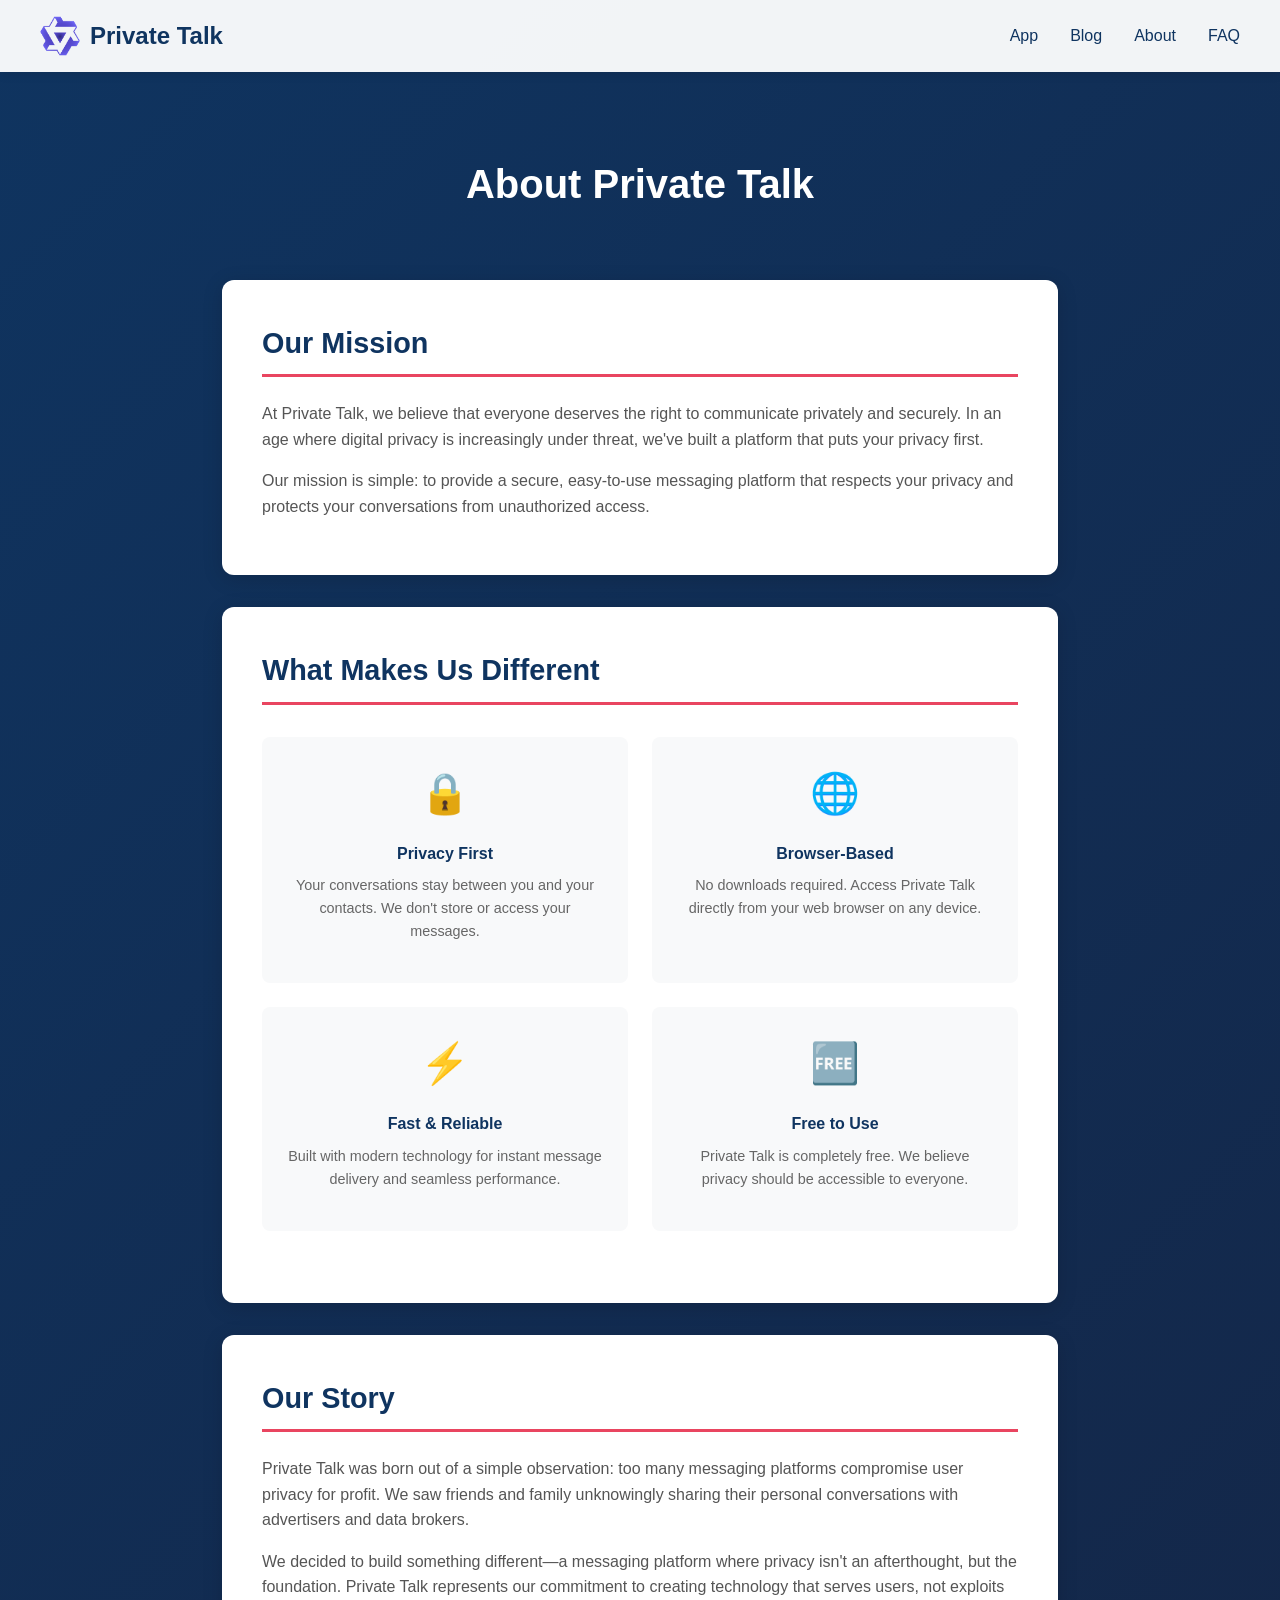
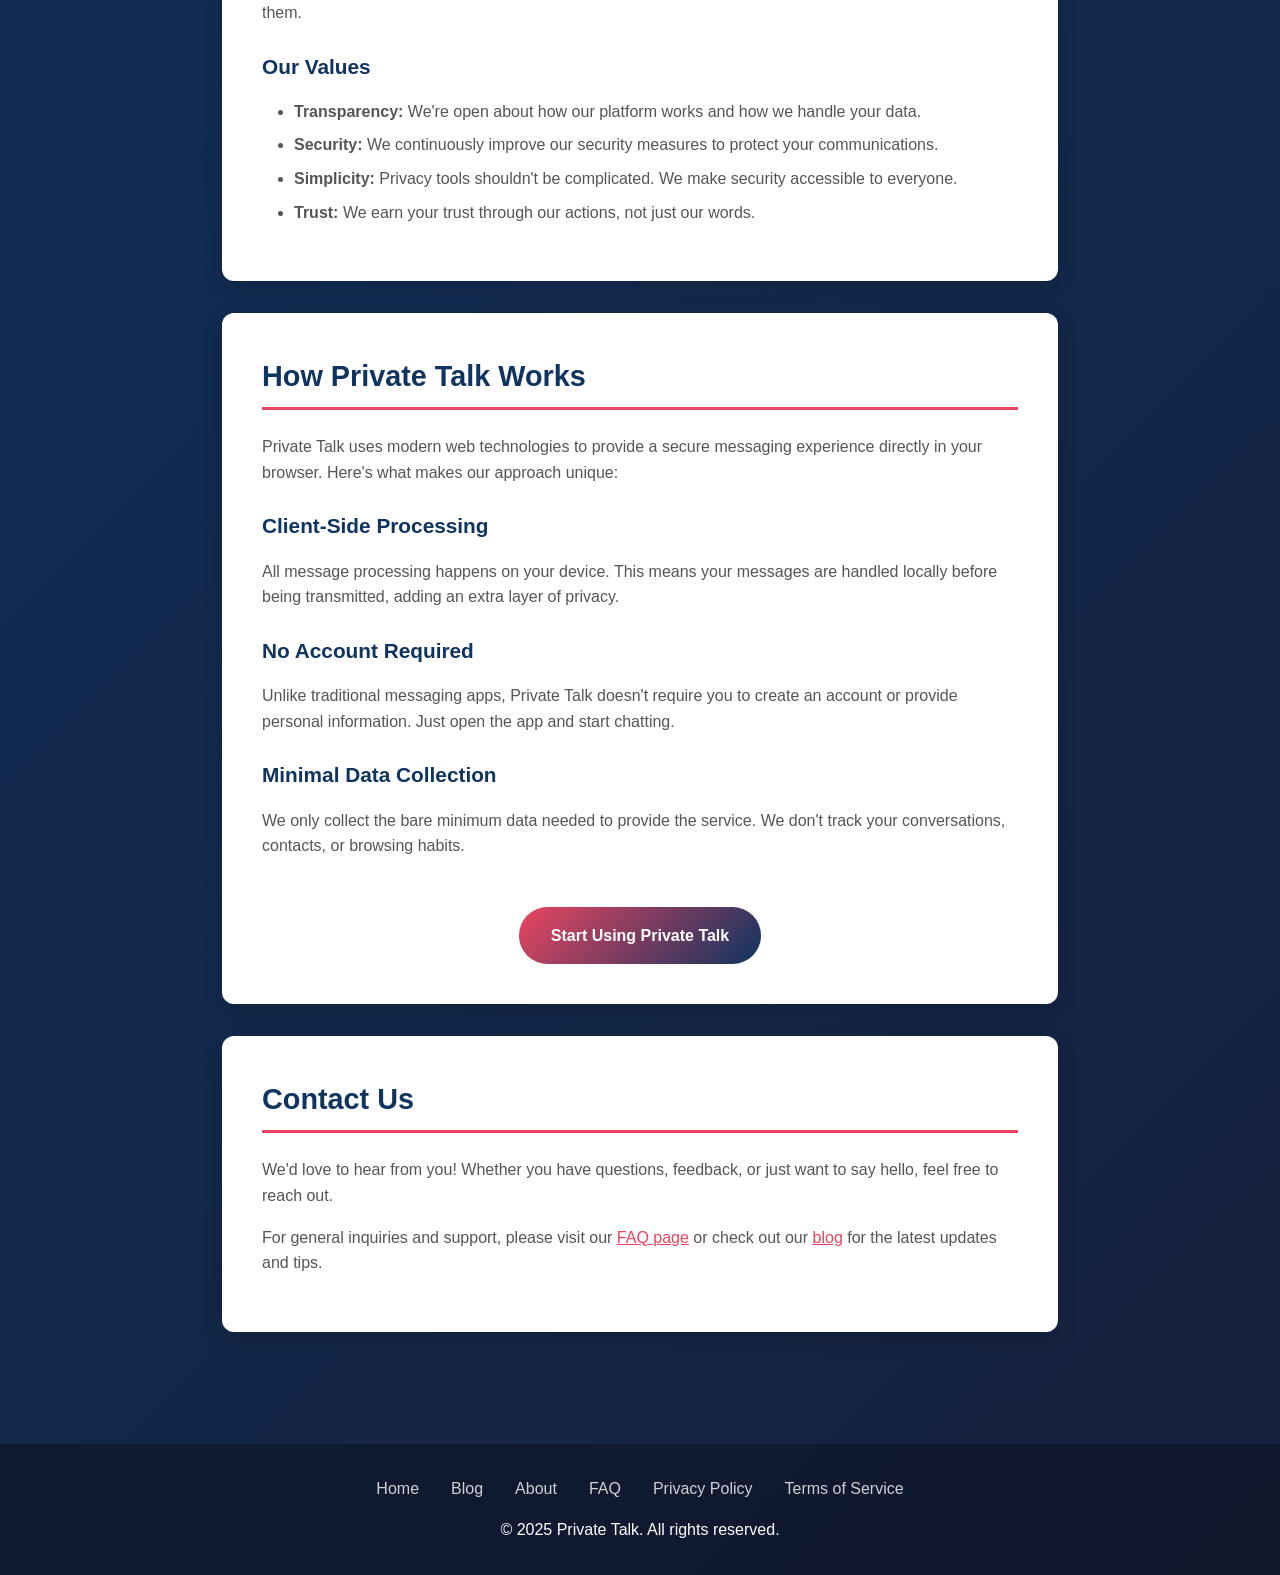
<file: about.html>
<!doctype html>
<html lang="en">
  <head>
    <meta charset="UTF-8" />
    <link rel="icon" type="image/png" href="/logo.png" />
    <meta name="viewport" content="width=device-width, initial-scale=1.0" />
    <meta name="description" content="About Private Talk - A secure, privacy-focused messaging platform for confidential conversations." />
    <meta name="keywords" content="private messaging, secure chat, about us, privacy platform" />
    <title>About Us - Private Talk | Secure Messaging Platform</title>
    <script async src="https://pagead2.googlesyndication.com/pagead/js/adsbygoogle.js?client=ca-pub-3031120931689931"
         crossorigin="anonymous"></script>
    <style>
      * {
        margin: 0;
        padding: 0;
        box-sizing: border-box;
      }
      body {
        font-family: -apple-system, BlinkMacSystemFont, 'Segoe UI', Roboto, Oxygen, Ubuntu, sans-serif;
        line-height: 1.6;
        color: #333;
        background: linear-gradient(135deg, #0f3460 0%, #16213e 100%);
        min-height: 100vh;
      }
      .navbar {
        background: rgba(255, 255, 255, 0.95);
        padding: 1rem 2rem;
        box-shadow: 0 2px 10px rgba(0,0,0,0.1);
        position: sticky;
        top: 0;
        z-index: 100;
      }
      .nav-container {
        max-width: 1200px;
        margin: 0 auto;
        display: flex;
        justify-content: space-between;
        align-items: center;
      }
      .logo {
        display: flex;
        align-items: center;
        text-decoration: none;
        color: #0f3460;
        font-weight: bold;
        font-size: 1.5rem;
      }
      .logo img {
        width: 40px;
        height: 40px;
        margin-right: 10px;
      }
      .nav-links {
        display: flex;
        gap: 2rem;
        list-style: none;
      }
      .nav-links a {
        text-decoration: none;
        color: #0f3460;
        font-weight: 500;
        transition: color 0.3s;
      }
      .nav-links a:hover {
        color: #e94560;
      }
      .container {
        max-width: 900px;
        margin: 0 auto;
        padding: 2rem;
      }
      .page-header {
        text-align: center;
        padding: 3rem 0;
        color: white;
      }
      .page-header h1 {
        font-size: 2.5rem;
        margin-bottom: 1rem;
      }
      .content-card {
        background: white;
        border-radius: 12px;
        padding: 2.5rem;
        box-shadow: 0 4px 20px rgba(0,0,0,0.15);
        margin-bottom: 2rem;
      }
      .content-card h2 {
        color: #0f3460;
        margin-bottom: 1.5rem;
        font-size: 1.8rem;
        border-bottom: 3px solid #e94560;
        padding-bottom: 0.5rem;
      }
      .content-card h3 {
        color: #0f3460;
        margin: 1.5rem 0 1rem;
        font-size: 1.3rem;
      }
      .content-card p {
        margin-bottom: 1rem;
        color: #555;
      }
      .content-card ul {
        margin: 1rem 0 1rem 2rem;
        color: #555;
      }
      .content-card li {
        margin-bottom: 0.5rem;
      }
      .feature-grid {
        display: grid;
        grid-template-columns: repeat(auto-fit, minmax(250px, 1fr));
        gap: 1.5rem;
        margin: 2rem 0;
      }
      .feature-item {
        background: #f8f9fa;
        padding: 1.5rem;
        border-radius: 8px;
        text-align: center;
      }
      .feature-item .icon {
        font-size: 2.5rem;
        margin-bottom: 1rem;
      }
      .feature-item h4 {
        color: #0f3460;
        margin-bottom: 0.5rem;
      }
      .feature-item p {
        font-size: 0.9rem;
        color: #666;
      }
      .cta-button {
        display: inline-block;
        background: linear-gradient(135deg, #e94560 0%, #0f3460 100%);
        color: white;
        padding: 1rem 2rem;
        border-radius: 30px;
        text-decoration: none;
        font-weight: bold;
        margin-top: 1rem;
        transition: transform 0.3s, box-shadow 0.3s;
      }
      .cta-button:hover {
        transform: translateY(-3px);
        box-shadow: 0 5px 20px rgba(233, 69, 96, 0.4);
      }
      .footer {
        background: rgba(0, 0, 0, 0.3);
        color: white;
        padding: 2rem;
        text-align: center;
        margin-top: 3rem;
      }
      .footer-links {
        display: flex;
        justify-content: center;
        gap: 2rem;
        margin-bottom: 1rem;
        flex-wrap: wrap;
      }
      .footer-links a {
        color: white;
        text-decoration: none;
        opacity: 0.8;
      }
      .footer-links a:hover {
        opacity: 1;
      }
      @media (max-width: 768px) {
        .nav-links {
          gap: 1rem;
          font-size: 0.9rem;
        }
        .content-card {
          padding: 1.5rem;
        }
      }
    </style>
  </head>
  <body>
    <nav class="navbar">
      <div class="nav-container">
        <a href="/" class="logo">
          <img src="/logo.png" alt="Private Talk Logo" />
          Private Talk
        </a>
        <ul class="nav-links">
          <li><a href="/">App</a></li>
          <li><a href="/blog.html">Blog</a></li>
          <li><a href="/about.html">About</a></li>
          <li><a href="/faq.html">FAQ</a></li>
        </ul>
      </div>
    </nav>

    <div class="container">
      <header class="page-header">
        <h1>About Private Talk</h1>
      </header>

      <div class="content-card">
        <h2>Our Mission</h2>
        <p>At Private Talk, we believe that everyone deserves the right to communicate privately and securely. In an age where digital privacy is increasingly under threat, we've built a platform that puts your privacy first.</p>
        <p>Our mission is simple: to provide a secure, easy-to-use messaging platform that respects your privacy and protects your conversations from unauthorized access.</p>
      </div>

      <div class="content-card">
        <h2>What Makes Us Different</h2>
        <div class="feature-grid">
          <div class="feature-item">
            <div class="icon">🔒</div>
            <h4>Privacy First</h4>
            <p>Your conversations stay between you and your contacts. We don't store or access your messages.</p>
          </div>
          <div class="feature-item">
            <div class="icon">🌐</div>
            <h4>Browser-Based</h4>
            <p>No downloads required. Access Private Talk directly from your web browser on any device.</p>
          </div>
          <div class="feature-item">
            <div class="icon">⚡</div>
            <h4>Fast & Reliable</h4>
            <p>Built with modern technology for instant message delivery and seamless performance.</p>
          </div>
          <div class="feature-item">
            <div class="icon">🆓</div>
            <h4>Free to Use</h4>
            <p>Private Talk is completely free. We believe privacy should be accessible to everyone.</p>
          </div>
        </div>
      </div>

      <div class="content-card">
        <h2>Our Story</h2>
        <p>Private Talk was born out of a simple observation: too many messaging platforms compromise user privacy for profit. We saw friends and family unknowingly sharing their personal conversations with advertisers and data brokers.</p>
        <p>We decided to build something different—a messaging platform where privacy isn't an afterthought, but the foundation. Private Talk represents our commitment to creating technology that serves users, not exploits them.</p>
        
        <h3>Our Values</h3>
        <ul>
          <li><strong>Transparency:</strong> We're open about how our platform works and how we handle your data.</li>
          <li><strong>Security:</strong> We continuously improve our security measures to protect your communications.</li>
          <li><strong>Simplicity:</strong> Privacy tools shouldn't be complicated. We make security accessible to everyone.</li>
          <li><strong>Trust:</strong> We earn your trust through our actions, not just our words.</li>
        </ul>
      </div>

      <div class="content-card">
        <h2>How Private Talk Works</h2>
        <p>Private Talk uses modern web technologies to provide a secure messaging experience directly in your browser. Here's what makes our approach unique:</p>
        
        <h3>Client-Side Processing</h3>
        <p>All message processing happens on your device. This means your messages are handled locally before being transmitted, adding an extra layer of privacy.</p>
        
        <h3>No Account Required</h3>
        <p>Unlike traditional messaging apps, Private Talk doesn't require you to create an account or provide personal information. Just open the app and start chatting.</p>
        
        <h3>Minimal Data Collection</h3>
        <p>We only collect the bare minimum data needed to provide the service. We don't track your conversations, contacts, or browsing habits.</p>

        <div style="text-align: center; margin-top: 2rem;">
          <a href="/" class="cta-button">Start Using Private Talk</a>
        </div>
      </div>

      <div class="content-card">
        <h2>Contact Us</h2>
        <p>We'd love to hear from you! Whether you have questions, feedback, or just want to say hello, feel free to reach out.</p>
        <p>For general inquiries and support, please visit our <a href="/faq.html" style="color: #e94560;">FAQ page</a> or check out our <a href="/blog.html" style="color: #e94560;">blog</a> for the latest updates and tips.</p>
      </div>
    </div>

    <footer class="footer">
      <div class="footer-links">
        <a href="/">Home</a>
        <a href="/blog.html">Blog</a>
        <a href="/about.html">About</a>
        <a href="/faq.html">FAQ</a>
        <a href="/privacy.html">Privacy Policy</a>
        <a href="/terms.html">Terms of Service</a>
      </div>
      <p>&copy; 2025 Private Talk. All rights reserved.</p>
    </footer>
  </body>
</html>
</file>
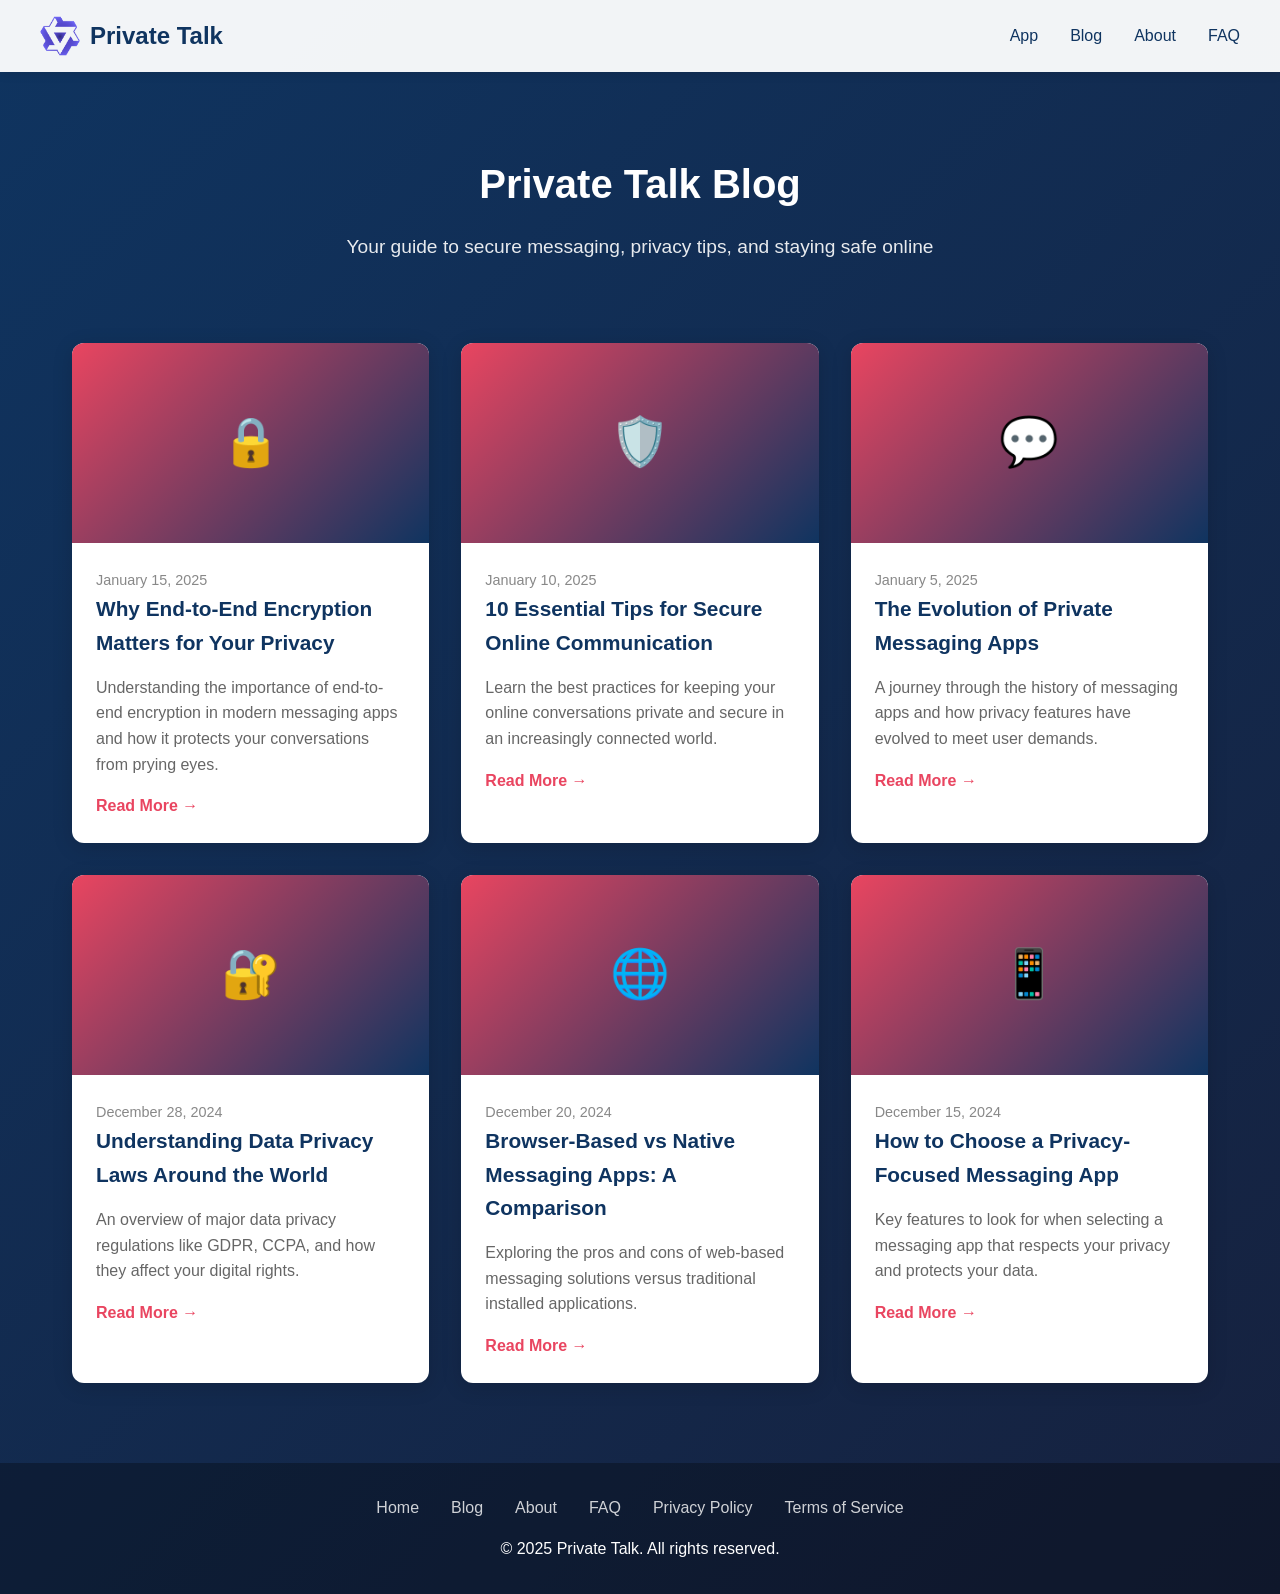
<file: blog.html>
<!doctype html>
<html lang="en">
  <head>
    <meta charset="UTF-8" />
    <link rel="icon" type="image/png" href="/logo.png" />
    <meta name="viewport" content="width=device-width, initial-scale=1.0" />
    <meta name="description" content="Private Talk Blog - Learn about secure messaging, privacy tips, and online communication best practices." />
    <meta name="keywords" content="private messaging, secure chat, privacy, encryption, online security" />
    <title>Blog - Private Talk | Secure Messaging Tips & Privacy Guides</title>
    <script async src="https://pagead2.googlesyndication.com/pagead/js/adsbygoogle.js?client=ca-pub-3031120931689931"
         crossorigin="anonymous"></script>
    <style>
      * {
        margin: 0;
        padding: 0;
        box-sizing: border-box;
      }
      body {
        font-family: -apple-system, BlinkMacSystemFont, 'Segoe UI', Roboto, Oxygen, Ubuntu, sans-serif;
        line-height: 1.6;
        color: #333;
        background: linear-gradient(135deg, #0f3460 0%, #16213e 100%);
        min-height: 100vh;
      }
      .navbar {
        background: rgba(255, 255, 255, 0.95);
        padding: 1rem 2rem;
        box-shadow: 0 2px 10px rgba(0,0,0,0.1);
        position: sticky;
        top: 0;
        z-index: 100;
      }
      .nav-container {
        max-width: 1200px;
        margin: 0 auto;
        display: flex;
        justify-content: space-between;
        align-items: center;
      }
      .logo {
        display: flex;
        align-items: center;
        text-decoration: none;
        color: #0f3460;
        font-weight: bold;
        font-size: 1.5rem;
      }
      .logo img {
        width: 40px;
        height: 40px;
        margin-right: 10px;
      }
      .nav-links {
        display: flex;
        gap: 2rem;
        list-style: none;
      }
      .nav-links a {
        text-decoration: none;
        color: #0f3460;
        font-weight: 500;
        transition: color 0.3s;
      }
      .nav-links a:hover {
        color: #e94560;
      }
      .container {
        max-width: 1200px;
        margin: 0 auto;
        padding: 2rem;
      }
      .page-header {
        text-align: center;
        padding: 3rem 0;
        color: white;
      }
      .page-header h1 {
        font-size: 2.5rem;
        margin-bottom: 1rem;
      }
      .page-header p {
        font-size: 1.2rem;
        opacity: 0.9;
      }
      .blog-grid {
        display: grid;
        grid-template-columns: repeat(auto-fill, minmax(350px, 1fr));
        gap: 2rem;
        margin-top: 2rem;
      }
      .blog-card {
        background: white;
        border-radius: 12px;
        overflow: hidden;
        box-shadow: 0 4px 20px rgba(0,0,0,0.15);
        transition: transform 0.3s, box-shadow 0.3s;
      }
      .blog-card:hover {
        transform: translateY(-5px);
        box-shadow: 0 8px 30px rgba(0,0,0,0.2);
      }
      .blog-card-image {
        height: 200px;
        background: linear-gradient(135deg, #e94560 0%, #0f3460 100%);
        display: flex;
        align-items: center;
        justify-content: center;
        color: white;
        font-size: 3rem;
      }
      .blog-card-content {
        padding: 1.5rem;
      }
      .blog-card-date {
        color: #888;
        font-size: 0.9rem;
        margin-bottom: 0.5rem;
      }
      .blog-card h2 {
        color: #0f3460;
        margin-bottom: 1rem;
        font-size: 1.3rem;
      }
      .blog-card p {
        color: #666;
        margin-bottom: 1rem;
      }
      .read-more {
        display: inline-block;
        color: #e94560;
        text-decoration: none;
        font-weight: 600;
      }
      .read-more:hover {
        text-decoration: underline;
      }
      .footer {
        background: rgba(0, 0, 0, 0.3);
        color: white;
        padding: 2rem;
        text-align: center;
        margin-top: 3rem;
      }
      .footer-links {
        display: flex;
        justify-content: center;
        gap: 2rem;
        margin-bottom: 1rem;
        flex-wrap: wrap;
      }
      .footer-links a {
        color: white;
        text-decoration: none;
        opacity: 0.8;
      }
      .footer-links a:hover {
        opacity: 1;
      }
      @media (max-width: 768px) {
        .nav-links {
          gap: 1rem;
          font-size: 0.9rem;
        }
        .blog-grid {
          grid-template-columns: 1fr;
        }
      }
    </style>
  </head>
  <body>
    <nav class="navbar">
      <div class="nav-container">
        <a href="/" class="logo">
          <img src="/logo.png" alt="Private Talk Logo" />
          Private Talk
        </a>
        <ul class="nav-links">
          <li><a href="/">App</a></li>
          <li><a href="/blog.html">Blog</a></li>
          <li><a href="/about.html">About</a></li>
          <li><a href="/faq.html">FAQ</a></li>
        </ul>
      </div>
    </nav>

    <div class="container">
      <header class="page-header">
        <h1>Private Talk Blog</h1>
        <p>Your guide to secure messaging, privacy tips, and staying safe online</p>
      </header>

      <div class="blog-grid">
        <article class="blog-card">
          <div class="blog-card-image">🔒</div>
          <div class="blog-card-content">
            <span class="blog-card-date">January 15, 2025</span>
            <h2>Why End-to-End Encryption Matters for Your Privacy</h2>
            <p>Understanding the importance of end-to-end encryption in modern messaging apps and how it protects your conversations from prying eyes.</p>
            <a href="/articles/encryption-matters.html" class="read-more">Read More →</a>
          </div>
        </article>

        <article class="blog-card">
          <div class="blog-card-image">🛡️</div>
          <div class="blog-card-content">
            <span class="blog-card-date">January 10, 2025</span>
            <h2>10 Essential Tips for Secure Online Communication</h2>
            <p>Learn the best practices for keeping your online conversations private and secure in an increasingly connected world.</p>
            <a href="/articles/secure-communication-tips.html" class="read-more">Read More →</a>
          </div>
        </article>

        <article class="blog-card">
          <div class="blog-card-image">💬</div>
          <div class="blog-card-content">
            <span class="blog-card-date">January 5, 2025</span>
            <h2>The Evolution of Private Messaging Apps</h2>
            <p>A journey through the history of messaging apps and how privacy features have evolved to meet user demands.</p>
            <a href="/articles/messaging-evolution.html" class="read-more">Read More →</a>
          </div>
        </article>

        <article class="blog-card">
          <div class="blog-card-image">🔐</div>
          <div class="blog-card-content">
            <span class="blog-card-date">December 28, 2024</span>
            <h2>Understanding Data Privacy Laws Around the World</h2>
            <p>An overview of major data privacy regulations like GDPR, CCPA, and how they affect your digital rights.</p>
            <a href="/articles/privacy-laws.html" class="read-more">Read More →</a>
          </div>
        </article>

        <article class="blog-card">
          <div class="blog-card-image">🌐</div>
          <div class="blog-card-content">
            <span class="blog-card-date">December 20, 2024</span>
            <h2>Browser-Based vs Native Messaging Apps: A Comparison</h2>
            <p>Exploring the pros and cons of web-based messaging solutions versus traditional installed applications.</p>
            <a href="/articles/browser-vs-native.html" class="read-more">Read More →</a>
          </div>
        </article>

        <article class="blog-card">
          <div class="blog-card-image">📱</div>
          <div class="blog-card-content">
            <span class="blog-card-date">December 15, 2024</span>
            <h2>How to Choose a Privacy-Focused Messaging App</h2>
            <p>Key features to look for when selecting a messaging app that respects your privacy and protects your data.</p>
            <a href="/articles/choosing-private-app.html" class="read-more">Read More →</a>
          </div>
        </article>
      </div>
    </div>

    <footer class="footer">
      <div class="footer-links">
        <a href="/">Home</a>
        <a href="/blog.html">Blog</a>
        <a href="/about.html">About</a>
        <a href="/faq.html">FAQ</a>
        <a href="/privacy.html">Privacy Policy</a>
        <a href="/terms.html">Terms of Service</a>
      </div>
      <p>&copy; 2025 Private Talk. All rights reserved.</p>
    </footer>
  </body>
</html>
</file>
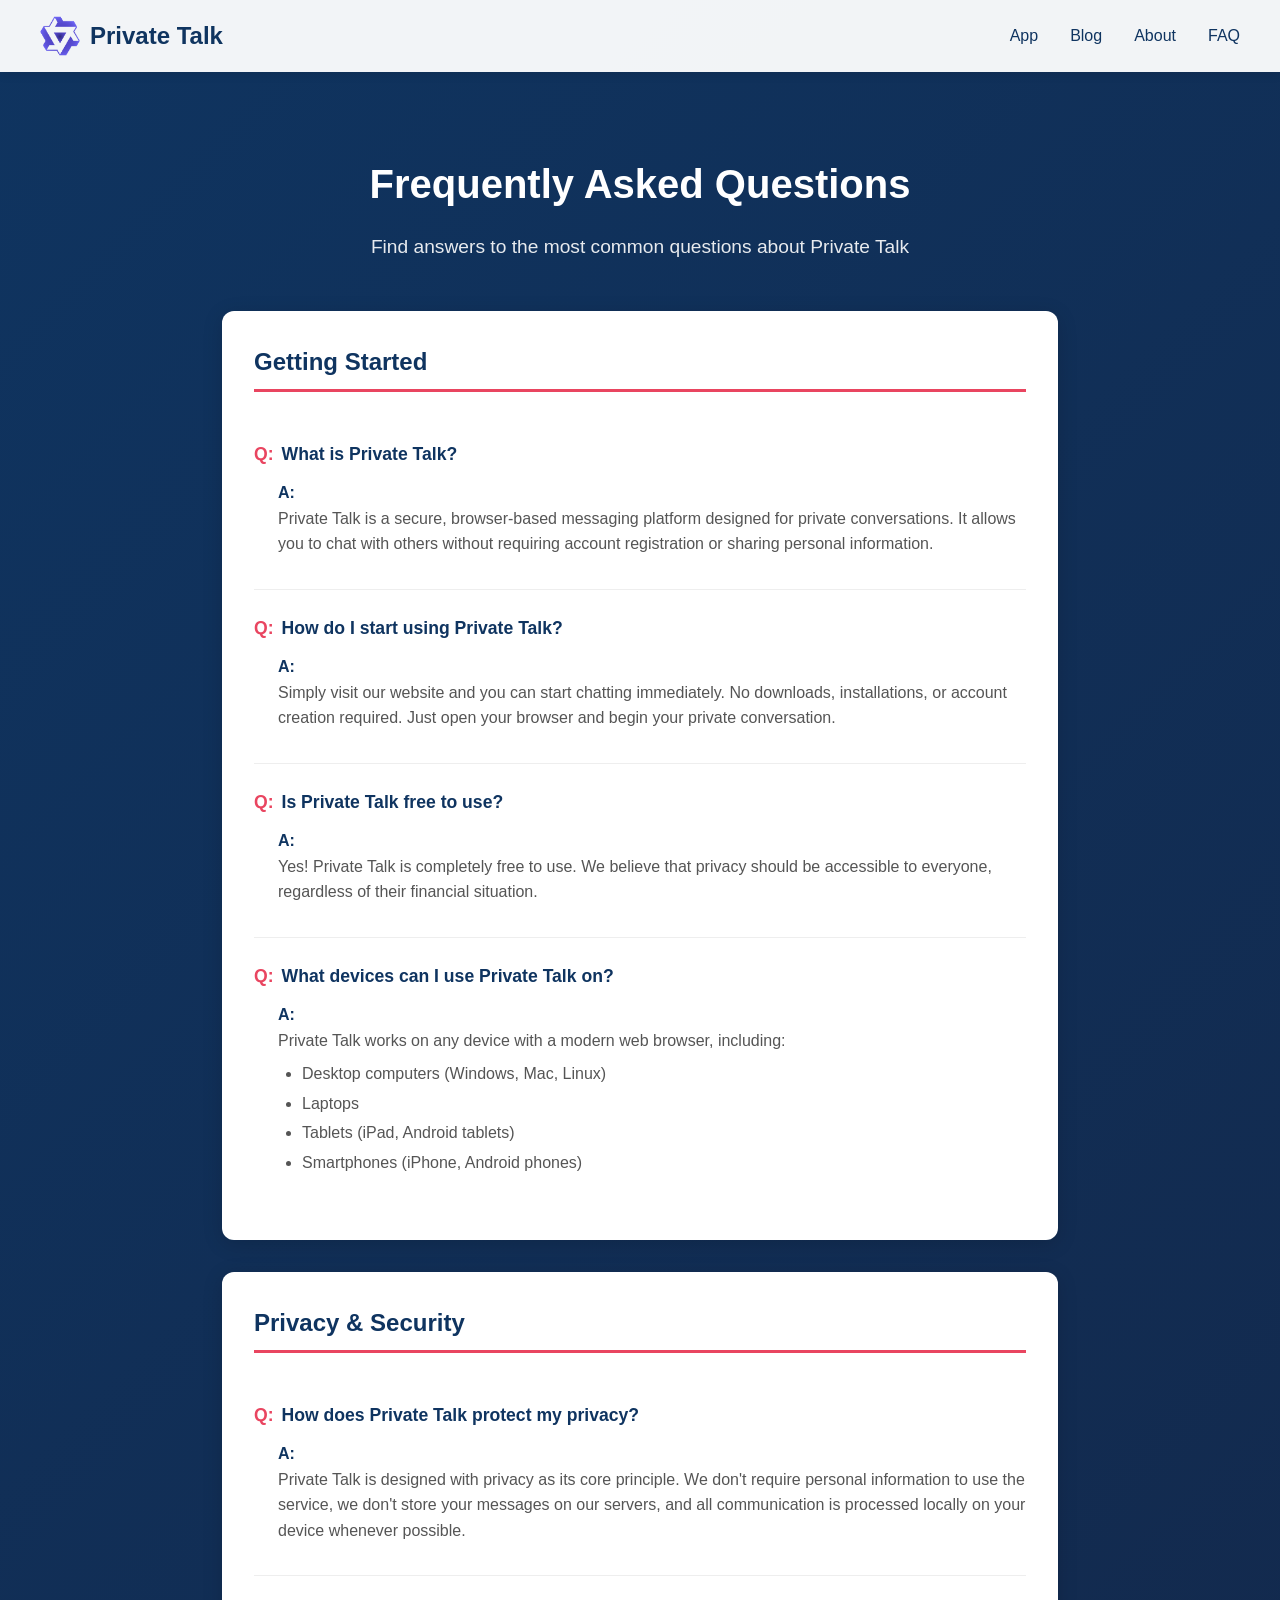
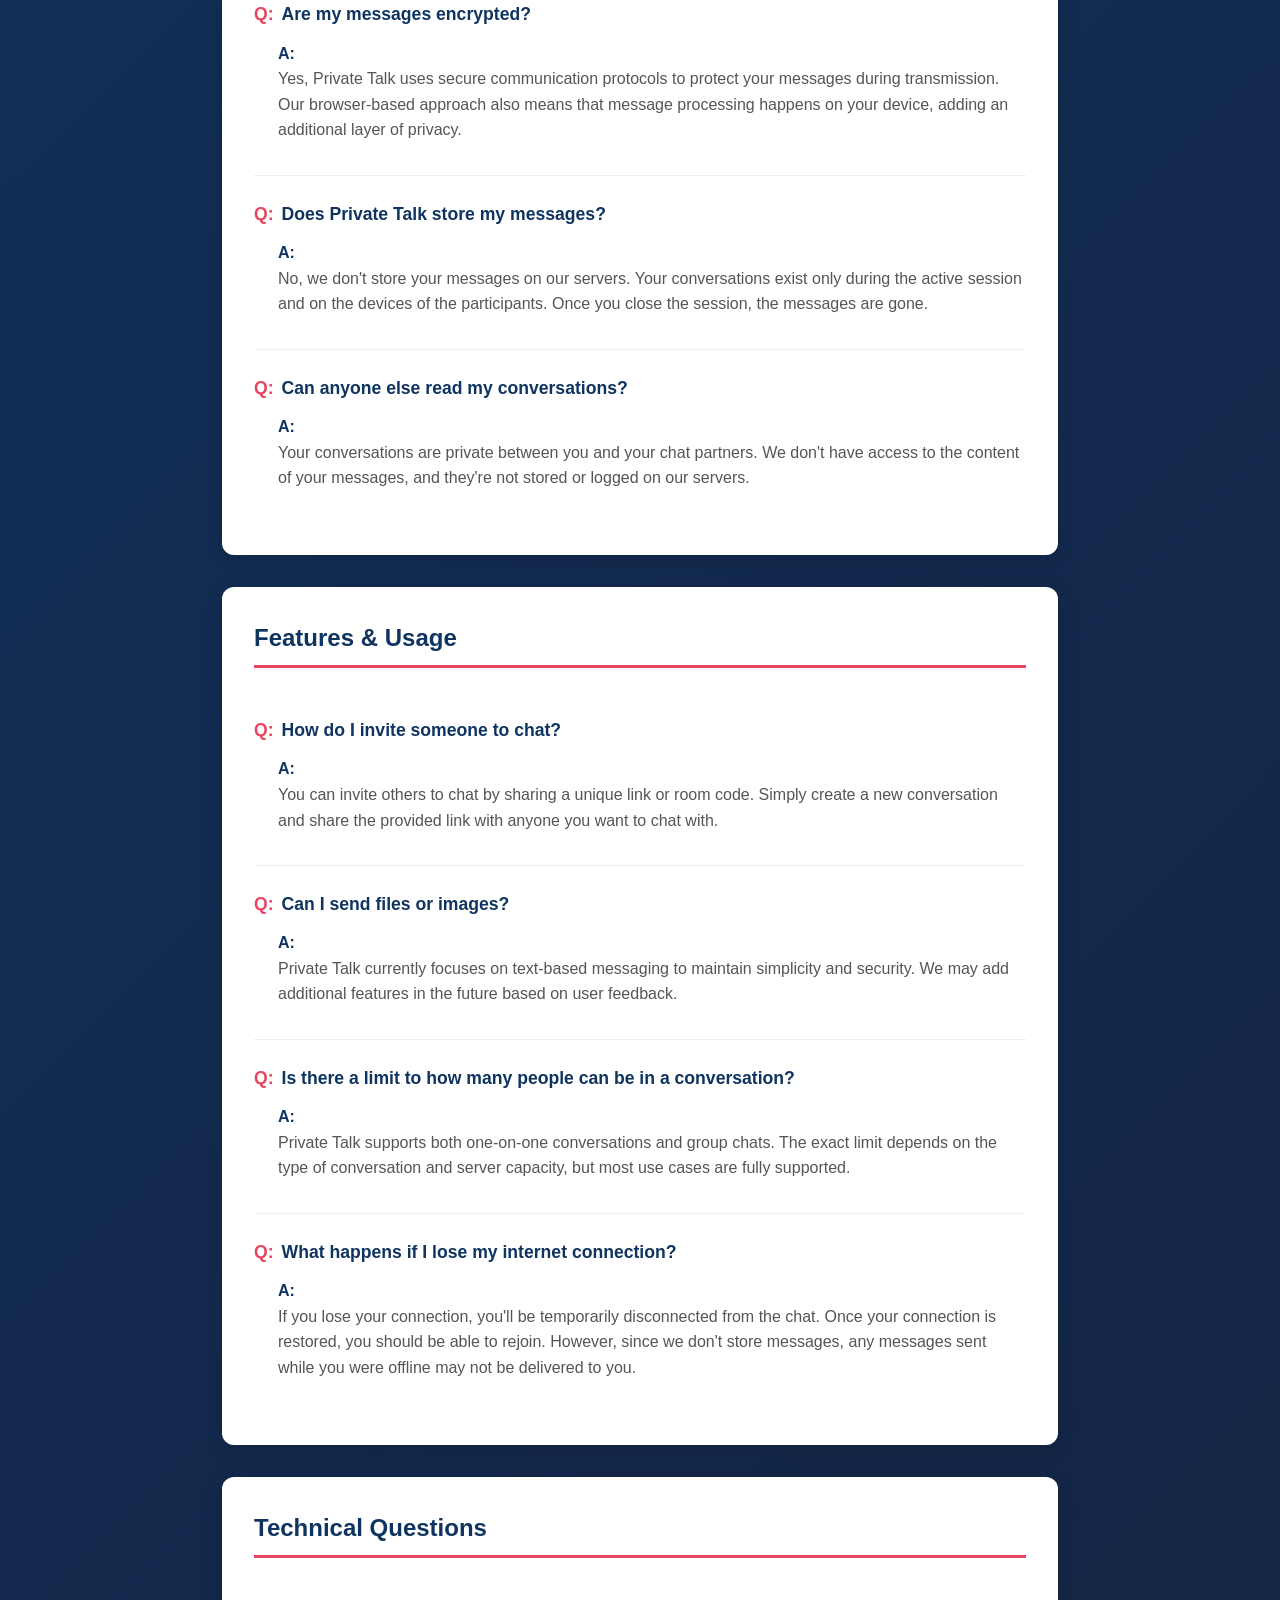
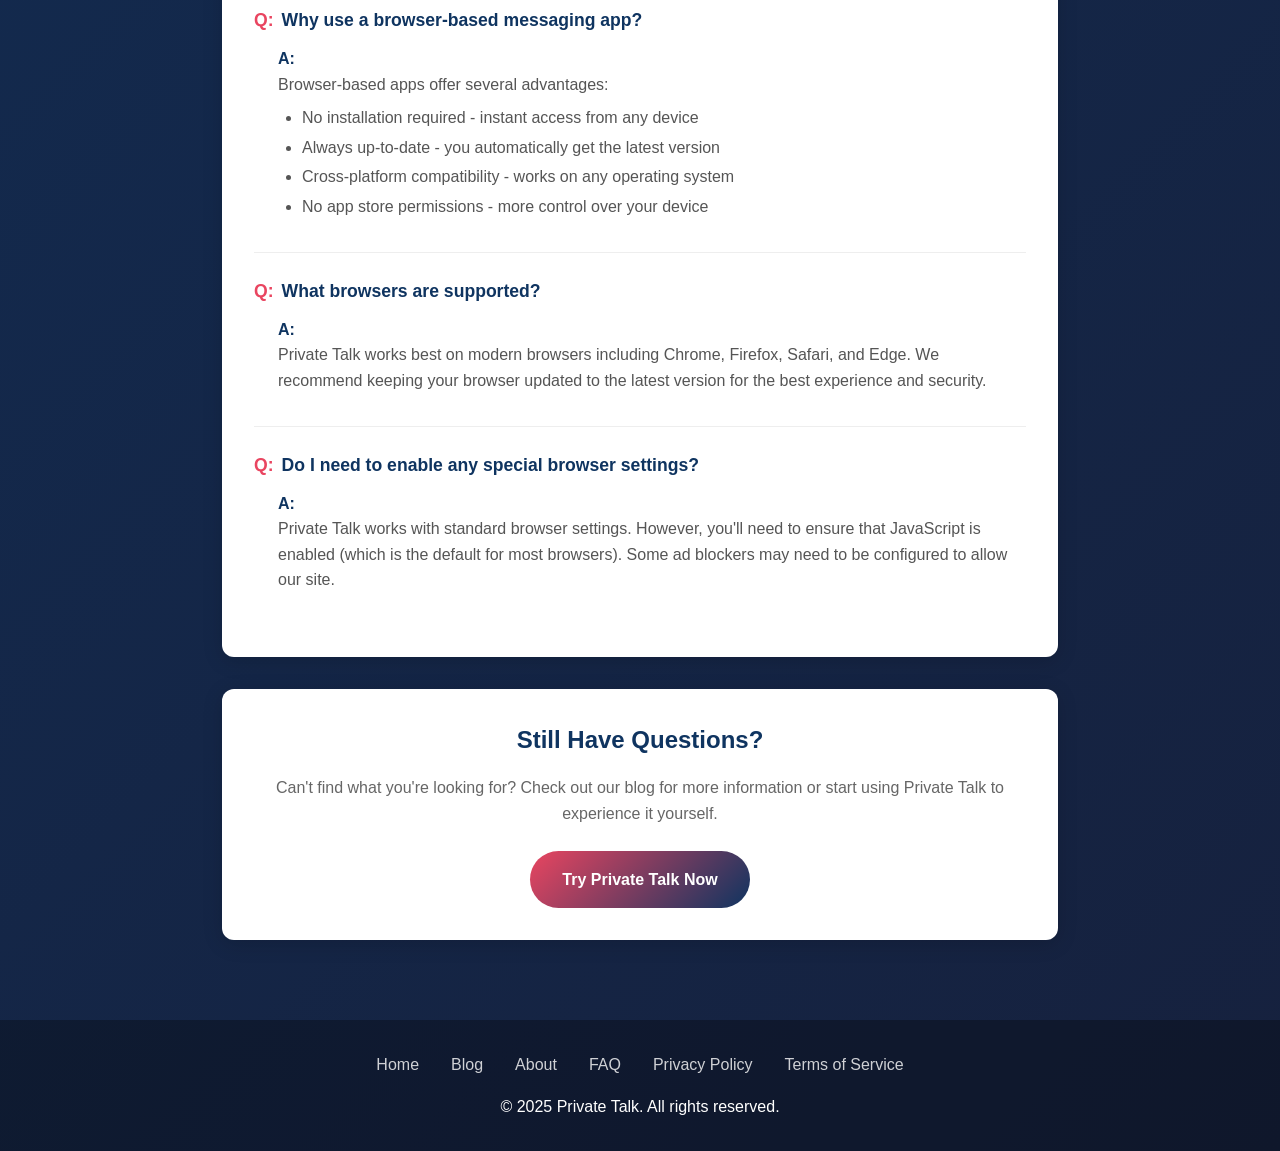
<file: faq.html>
<!doctype html>
<html lang="en">
  <head>
    <meta charset="UTF-8" />
    <link rel="icon" type="image/png" href="/logo.png" />
    <meta name="viewport" content="width=device-width, initial-scale=1.0" />
    <meta name="description" content="Frequently Asked Questions about Private Talk - Get answers to common questions about our secure messaging platform." />
    <meta name="keywords" content="private messaging FAQ, secure chat help, privacy questions, messaging support" />
    <title>FAQ - Private Talk | Frequently Asked Questions</title>
    <script async src="https://pagead2.googlesyndication.com/pagead/js/adsbygoogle.js?client=ca-pub-3031120931689931"
         crossorigin="anonymous"></script>
    <style>
      * {
        margin: 0;
        padding: 0;
        box-sizing: border-box;
      }
      body {
        font-family: -apple-system, BlinkMacSystemFont, 'Segoe UI', Roboto, Oxygen, Ubuntu, sans-serif;
        line-height: 1.6;
        color: #333;
        background: linear-gradient(135deg, #0f3460 0%, #16213e 100%);
        min-height: 100vh;
      }
      .navbar {
        background: rgba(255, 255, 255, 0.95);
        padding: 1rem 2rem;
        box-shadow: 0 2px 10px rgba(0,0,0,0.1);
        position: sticky;
        top: 0;
        z-index: 100;
      }
      .nav-container {
        max-width: 1200px;
        margin: 0 auto;
        display: flex;
        justify-content: space-between;
        align-items: center;
      }
      .logo {
        display: flex;
        align-items: center;
        text-decoration: none;
        color: #0f3460;
        font-weight: bold;
        font-size: 1.5rem;
      }
      .logo img {
        width: 40px;
        height: 40px;
        margin-right: 10px;
      }
      .nav-links {
        display: flex;
        gap: 2rem;
        list-style: none;
      }
      .nav-links a {
        text-decoration: none;
        color: #0f3460;
        font-weight: 500;
        transition: color 0.3s;
      }
      .nav-links a:hover {
        color: #e94560;
      }
      .container {
        max-width: 900px;
        margin: 0 auto;
        padding: 2rem;
      }
      .page-header {
        text-align: center;
        padding: 3rem 0;
        color: white;
      }
      .page-header h1 {
        font-size: 2.5rem;
        margin-bottom: 1rem;
      }
      .page-header p {
        font-size: 1.2rem;
        opacity: 0.9;
      }
      .faq-section {
        background: white;
        border-radius: 12px;
        padding: 2rem;
        box-shadow: 0 4px 20px rgba(0,0,0,0.15);
        margin-bottom: 2rem;
      }
      .faq-section h2 {
        color: #0f3460;
        margin-bottom: 1.5rem;
        font-size: 1.5rem;
        border-bottom: 3px solid #e94560;
        padding-bottom: 0.5rem;
      }
      .faq-item {
        border-bottom: 1px solid #eee;
        padding: 1.5rem 0;
      }
      .faq-item:last-child {
        border-bottom: none;
      }
      .faq-question {
        color: #0f3460;
        font-weight: 600;
        font-size: 1.1rem;
        margin-bottom: 0.75rem;
        display: flex;
        align-items: flex-start;
      }
      .faq-question::before {
        content: "Q:";
        color: #e94560;
        margin-right: 0.5rem;
        font-weight: bold;
      }
      .faq-answer {
        color: #555;
        padding-left: 1.5rem;
      }
      .faq-answer::before {
        content: "A:";
        color: #0f3460;
        margin-right: 0.5rem;
        font-weight: bold;
      }
      .faq-answer p {
        margin-bottom: 0.5rem;
      }
      .faq-answer ul {
        margin: 0.5rem 0 0.5rem 1.5rem;
      }
      .faq-answer li {
        margin-bottom: 0.25rem;
      }
      .cta-section {
        background: white;
        border-radius: 12px;
        padding: 2rem;
        text-align: center;
        box-shadow: 0 4px 20px rgba(0,0,0,0.15);
      }
      .cta-section h2 {
        color: #0f3460;
        margin-bottom: 1rem;
      }
      .cta-section p {
        color: #666;
        margin-bottom: 1.5rem;
      }
      .cta-button {
        display: inline-block;
        background: linear-gradient(135deg, #e94560 0%, #0f3460 100%);
        color: white;
        padding: 1rem 2rem;
        border-radius: 30px;
        text-decoration: none;
        font-weight: bold;
        transition: transform 0.3s, box-shadow 0.3s;
      }
      .cta-button:hover {
        transform: translateY(-3px);
        box-shadow: 0 5px 20px rgba(233, 69, 96, 0.4);
      }
      .footer {
        background: rgba(0, 0, 0, 0.3);
        color: white;
        padding: 2rem;
        text-align: center;
        margin-top: 3rem;
      }
      .footer-links {
        display: flex;
        justify-content: center;
        gap: 2rem;
        margin-bottom: 1rem;
        flex-wrap: wrap;
      }
      .footer-links a {
        color: white;
        text-decoration: none;
        opacity: 0.8;
      }
      .footer-links a:hover {
        opacity: 1;
      }
      @media (max-width: 768px) {
        .nav-links {
          gap: 1rem;
          font-size: 0.9rem;
        }
        .faq-section {
          padding: 1.5rem;
        }
      }
    </style>
  </head>
  <body>
    <nav class="navbar">
      <div class="nav-container">
        <a href="/" class="logo">
          <img src="/logo.png" alt="Private Talk Logo" />
          Private Talk
        </a>
        <ul class="nav-links">
          <li><a href="/">App</a></li>
          <li><a href="/blog.html">Blog</a></li>
          <li><a href="/about.html">About</a></li>
          <li><a href="/faq.html">FAQ</a></li>
        </ul>
      </div>
    </nav>

    <div class="container">
      <header class="page-header">
        <h1>Frequently Asked Questions</h1>
        <p>Find answers to the most common questions about Private Talk</p>
      </header>

      <section class="faq-section">
        <h2>Getting Started</h2>
        
        <div class="faq-item">
          <div class="faq-question">What is Private Talk?</div>
          <div class="faq-answer">
            <p>Private Talk is a secure, browser-based messaging platform designed for private conversations. It allows you to chat with others without requiring account registration or sharing personal information.</p>
          </div>
        </div>

        <div class="faq-item">
          <div class="faq-question">How do I start using Private Talk?</div>
          <div class="faq-answer">
            <p>Simply visit our website and you can start chatting immediately. No downloads, installations, or account creation required. Just open your browser and begin your private conversation.</p>
          </div>
        </div>

        <div class="faq-item">
          <div class="faq-question">Is Private Talk free to use?</div>
          <div class="faq-answer">
            <p>Yes! Private Talk is completely free to use. We believe that privacy should be accessible to everyone, regardless of their financial situation.</p>
          </div>
        </div>

        <div class="faq-item">
          <div class="faq-question">What devices can I use Private Talk on?</div>
          <div class="faq-answer">
            <p>Private Talk works on any device with a modern web browser, including:</p>
            <ul>
              <li>Desktop computers (Windows, Mac, Linux)</li>
              <li>Laptops</li>
              <li>Tablets (iPad, Android tablets)</li>
              <li>Smartphones (iPhone, Android phones)</li>
            </ul>
          </div>
        </div>
      </section>

      <section class="faq-section">
        <h2>Privacy & Security</h2>
        
        <div class="faq-item">
          <div class="faq-question">How does Private Talk protect my privacy?</div>
          <div class="faq-answer">
            <p>Private Talk is designed with privacy as its core principle. We don't require personal information to use the service, we don't store your messages on our servers, and all communication is processed locally on your device whenever possible.</p>
          </div>
        </div>

        <div class="faq-item">
          <div class="faq-question">Are my messages encrypted?</div>
          <div class="faq-answer">
            <p>Yes, Private Talk uses secure communication protocols to protect your messages during transmission. Our browser-based approach also means that message processing happens on your device, adding an additional layer of privacy.</p>
          </div>
        </div>

        <div class="faq-item">
          <div class="faq-question">Does Private Talk store my messages?</div>
          <div class="faq-answer">
            <p>No, we don't store your messages on our servers. Your conversations exist only during the active session and on the devices of the participants. Once you close the session, the messages are gone.</p>
          </div>
        </div>

        <div class="faq-item">
          <div class="faq-question">Can anyone else read my conversations?</div>
          <div class="faq-answer">
            <p>Your conversations are private between you and your chat partners. We don't have access to the content of your messages, and they're not stored or logged on our servers.</p>
          </div>
        </div>
      </section>

      <section class="faq-section">
        <h2>Features & Usage</h2>
        
        <div class="faq-item">
          <div class="faq-question">How do I invite someone to chat?</div>
          <div class="faq-answer">
            <p>You can invite others to chat by sharing a unique link or room code. Simply create a new conversation and share the provided link with anyone you want to chat with.</p>
          </div>
        </div>

        <div class="faq-item">
          <div class="faq-question">Can I send files or images?</div>
          <div class="faq-answer">
            <p>Private Talk currently focuses on text-based messaging to maintain simplicity and security. We may add additional features in the future based on user feedback.</p>
          </div>
        </div>

        <div class="faq-item">
          <div class="faq-question">Is there a limit to how many people can be in a conversation?</div>
          <div class="faq-answer">
            <p>Private Talk supports both one-on-one conversations and group chats. The exact limit depends on the type of conversation and server capacity, but most use cases are fully supported.</p>
          </div>
        </div>

        <div class="faq-item">
          <div class="faq-question">What happens if I lose my internet connection?</div>
          <div class="faq-answer">
            <p>If you lose your connection, you'll be temporarily disconnected from the chat. Once your connection is restored, you should be able to rejoin. However, since we don't store messages, any messages sent while you were offline may not be delivered to you.</p>
          </div>
        </div>
      </section>

      <section class="faq-section">
        <h2>Technical Questions</h2>
        
        <div class="faq-item">
          <div class="faq-question">Why use a browser-based messaging app?</div>
          <div class="faq-answer">
            <p>Browser-based apps offer several advantages:</p>
            <ul>
              <li>No installation required - instant access from any device</li>
              <li>Always up-to-date - you automatically get the latest version</li>
              <li>Cross-platform compatibility - works on any operating system</li>
              <li>No app store permissions - more control over your device</li>
            </ul>
          </div>
        </div>

        <div class="faq-item">
          <div class="faq-question">What browsers are supported?</div>
          <div class="faq-answer">
            <p>Private Talk works best on modern browsers including Chrome, Firefox, Safari, and Edge. We recommend keeping your browser updated to the latest version for the best experience and security.</p>
          </div>
        </div>

        <div class="faq-item">
          <div class="faq-question">Do I need to enable any special browser settings?</div>
          <div class="faq-answer">
            <p>Private Talk works with standard browser settings. However, you'll need to ensure that JavaScript is enabled (which is the default for most browsers). Some ad blockers may need to be configured to allow our site.</p>
          </div>
        </div>
      </section>

      <section class="cta-section">
        <h2>Still Have Questions?</h2>
        <p>Can't find what you're looking for? Check out our blog for more information or start using Private Talk to experience it yourself.</p>
        <a href="/" class="cta-button">Try Private Talk Now</a>
      </section>
    </div>

    <footer class="footer">
      <div class="footer-links">
        <a href="/">Home</a>
        <a href="/blog.html">Blog</a>
        <a href="/about.html">About</a>
        <a href="/faq.html">FAQ</a>
        <a href="/privacy.html">Privacy Policy</a>
        <a href="/terms.html">Terms of Service</a>
      </div>
      <p>&copy; 2025 Private Talk. All rights reserved.</p>
    </footer>
  </body>
</html>
</file>
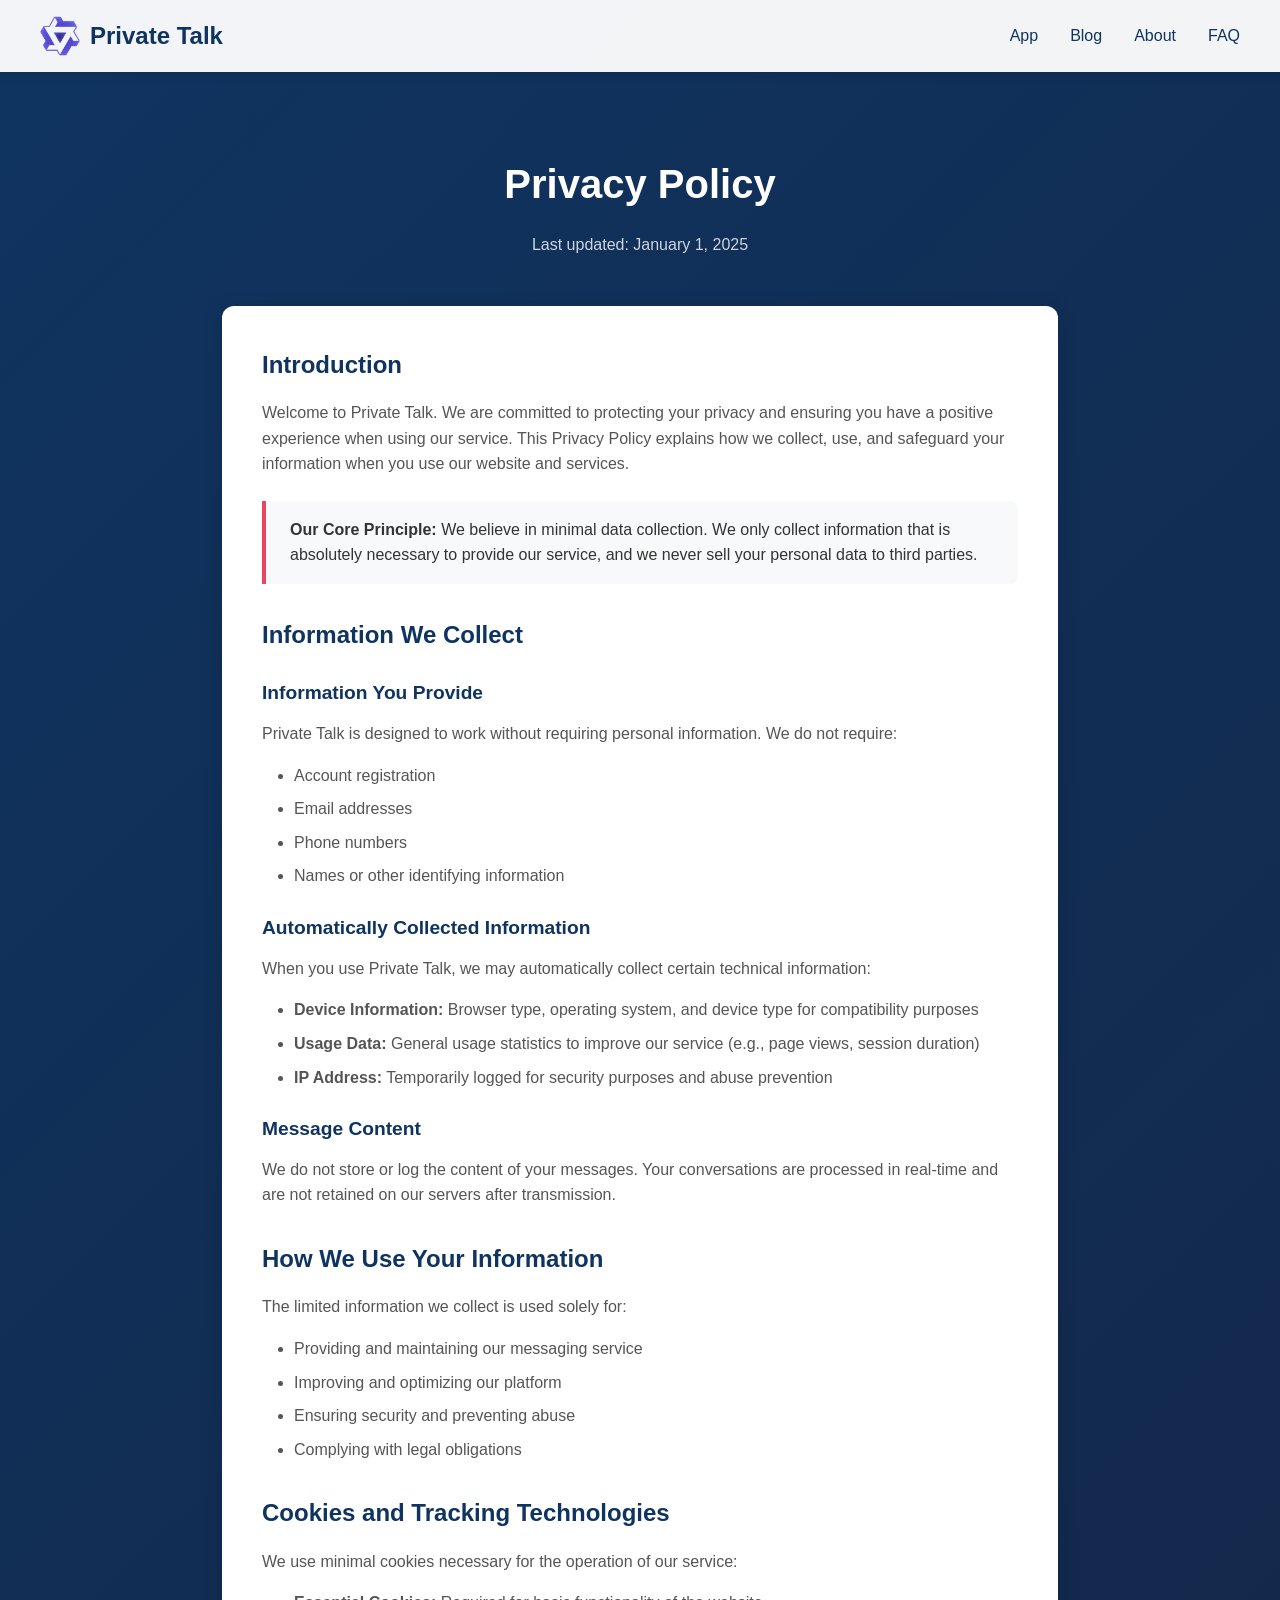
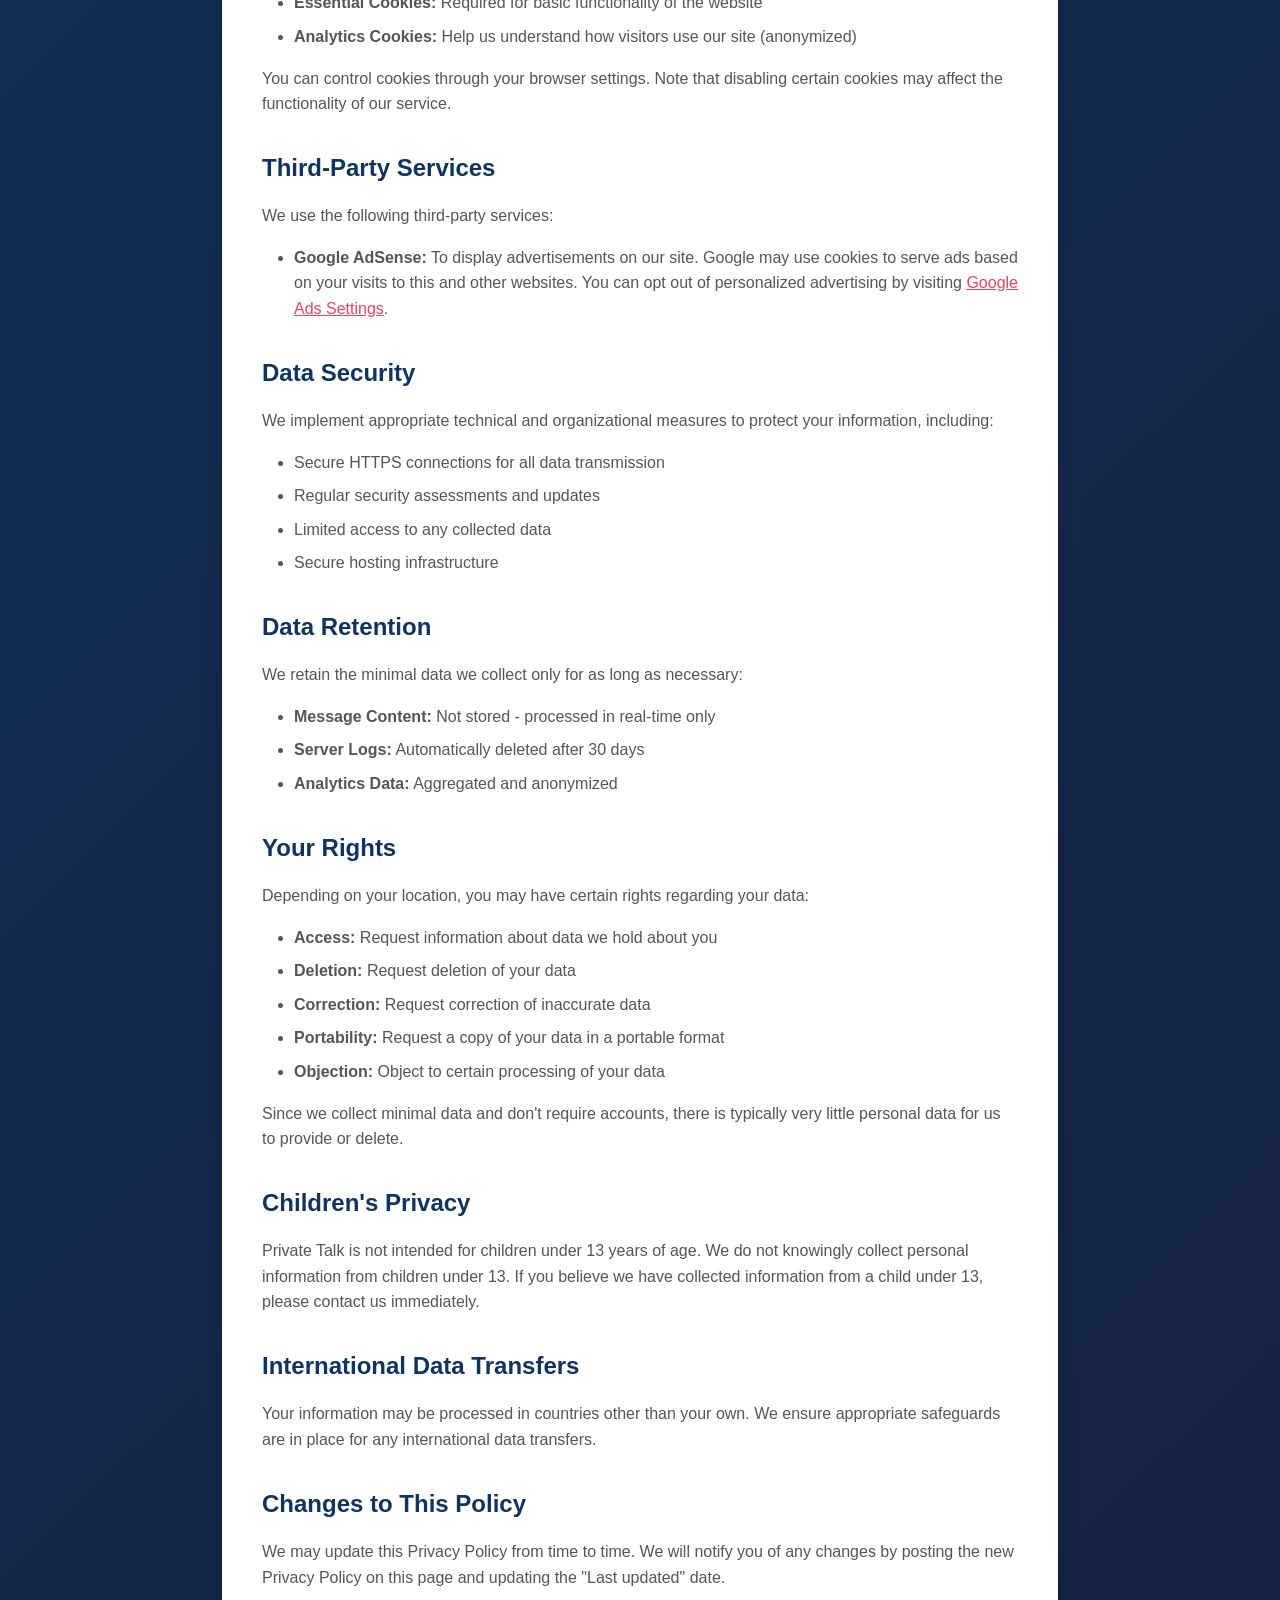
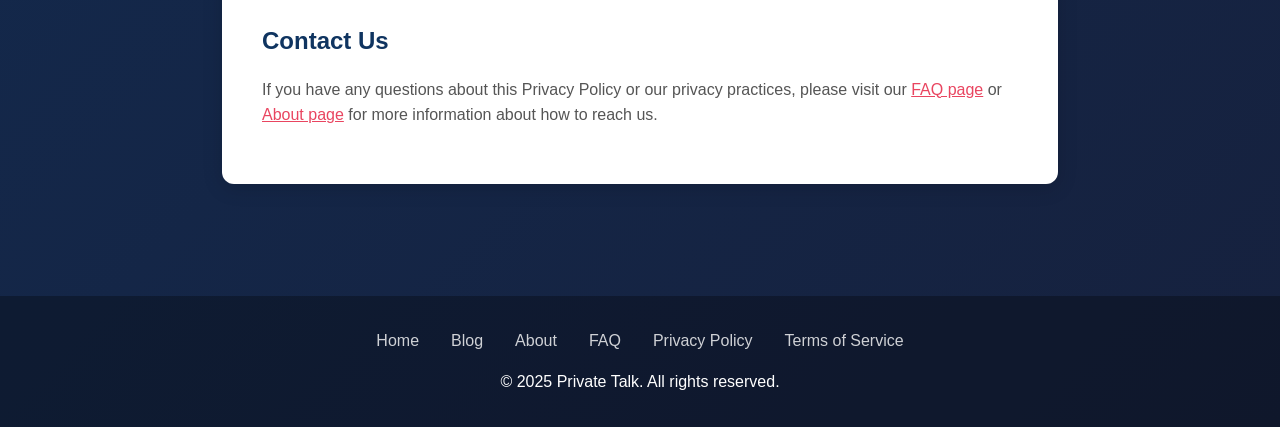
<file: privacy.html>
<!doctype html>
<html lang="en">
  <head>
    <meta charset="UTF-8" />
    <link rel="icon" type="image/png" href="/logo.png" />
    <meta name="viewport" content="width=device-width, initial-scale=1.0" />
    <meta name="description" content="Privacy Policy for Private Talk - Learn how we protect your data and respect your privacy." />
    <meta name="keywords" content="privacy policy, data protection, secure messaging privacy, user rights" />
    <title>Privacy Policy - Private Talk</title>
    <script async src="https://pagead2.googlesyndication.com/pagead/js/adsbygoogle.js?client=ca-pub-3031120931689931"
         crossorigin="anonymous"></script>
    <style>
      * {
        margin: 0;
        padding: 0;
        box-sizing: border-box;
      }
      body {
        font-family: -apple-system, BlinkMacSystemFont, 'Segoe UI', Roboto, Oxygen, Ubuntu, sans-serif;
        line-height: 1.6;
        color: #333;
        background: linear-gradient(135deg, #0f3460 0%, #16213e 100%);
        min-height: 100vh;
      }
      .navbar {
        background: rgba(255, 255, 255, 0.95);
        padding: 1rem 2rem;
        box-shadow: 0 2px 10px rgba(0,0,0,0.1);
        position: sticky;
        top: 0;
        z-index: 100;
      }
      .nav-container {
        max-width: 1200px;
        margin: 0 auto;
        display: flex;
        justify-content: space-between;
        align-items: center;
      }
      .logo {
        display: flex;
        align-items: center;
        text-decoration: none;
        color: #0f3460;
        font-weight: bold;
        font-size: 1.5rem;
      }
      .logo img {
        width: 40px;
        height: 40px;
        margin-right: 10px;
      }
      .nav-links {
        display: flex;
        gap: 2rem;
        list-style: none;
      }
      .nav-links a {
        text-decoration: none;
        color: #0f3460;
        font-weight: 500;
        transition: color 0.3s;
      }
      .nav-links a:hover {
        color: #e94560;
      }
      .container {
        max-width: 900px;
        margin: 0 auto;
        padding: 2rem;
      }
      .page-header {
        text-align: center;
        padding: 3rem 0;
        color: white;
      }
      .page-header h1 {
        font-size: 2.5rem;
        margin-bottom: 1rem;
      }
      .page-header p {
        font-size: 1rem;
        opacity: 0.8;
      }
      .content-card {
        background: white;
        border-radius: 12px;
        padding: 2.5rem;
        box-shadow: 0 4px 20px rgba(0,0,0,0.15);
        margin-bottom: 2rem;
      }
      .content-card h2 {
        color: #0f3460;
        margin: 2rem 0 1rem;
        font-size: 1.5rem;
      }
      .content-card h2:first-child {
        margin-top: 0;
      }
      .content-card h3 {
        color: #0f3460;
        margin: 1.5rem 0 0.75rem;
        font-size: 1.2rem;
      }
      .content-card p {
        margin-bottom: 1rem;
        color: #555;
      }
      .content-card ul, .content-card ol {
        margin: 1rem 0 1rem 2rem;
        color: #555;
      }
      .content-card li {
        margin-bottom: 0.5rem;
      }
      .highlight-box {
        background: #f8f9fa;
        border-left: 4px solid #e94560;
        padding: 1rem 1.5rem;
        margin: 1.5rem 0;
        border-radius: 0 8px 8px 0;
      }
      .highlight-box p {
        margin: 0;
        color: #333;
      }
      .footer {
        background: rgba(0, 0, 0, 0.3);
        color: white;
        padding: 2rem;
        text-align: center;
        margin-top: 3rem;
      }
      .footer-links {
        display: flex;
        justify-content: center;
        gap: 2rem;
        margin-bottom: 1rem;
        flex-wrap: wrap;
      }
      .footer-links a {
        color: white;
        text-decoration: none;
        opacity: 0.8;
      }
      .footer-links a:hover {
        opacity: 1;
      }
      @media (max-width: 768px) {
        .nav-links {
          gap: 1rem;
          font-size: 0.9rem;
        }
        .content-card {
          padding: 1.5rem;
        }
      }
    </style>
  </head>
  <body>
    <nav class="navbar">
      <div class="nav-container">
        <a href="/" class="logo">
          <img src="/logo.png" alt="Private Talk Logo" />
          Private Talk
        </a>
        <ul class="nav-links">
          <li><a href="/">App</a></li>
          <li><a href="/blog.html">Blog</a></li>
          <li><a href="/about.html">About</a></li>
          <li><a href="/faq.html">FAQ</a></li>
        </ul>
      </div>
    </nav>

    <div class="container">
      <header class="page-header">
        <h1>Privacy Policy</h1>
        <p>Last updated: January 1, 2025</p>
      </header>

      <div class="content-card">
        <h2>Introduction</h2>
        <p>Welcome to Private Talk. We are committed to protecting your privacy and ensuring you have a positive experience when using our service. This Privacy Policy explains how we collect, use, and safeguard your information when you use our website and services.</p>
        
        <div class="highlight-box">
          <p><strong>Our Core Principle:</strong> We believe in minimal data collection. We only collect information that is absolutely necessary to provide our service, and we never sell your personal data to third parties.</p>
        </div>

        <h2>Information We Collect</h2>
        
        <h3>Information You Provide</h3>
        <p>Private Talk is designed to work without requiring personal information. We do not require:</p>
        <ul>
          <li>Account registration</li>
          <li>Email addresses</li>
          <li>Phone numbers</li>
          <li>Names or other identifying information</li>
        </ul>

        <h3>Automatically Collected Information</h3>
        <p>When you use Private Talk, we may automatically collect certain technical information:</p>
        <ul>
          <li><strong>Device Information:</strong> Browser type, operating system, and device type for compatibility purposes</li>
          <li><strong>Usage Data:</strong> General usage statistics to improve our service (e.g., page views, session duration)</li>
          <li><strong>IP Address:</strong> Temporarily logged for security purposes and abuse prevention</li>
        </ul>

        <h3>Message Content</h3>
        <p>We do not store or log the content of your messages. Your conversations are processed in real-time and are not retained on our servers after transmission.</p>

        <h2>How We Use Your Information</h2>
        <p>The limited information we collect is used solely for:</p>
        <ul>
          <li>Providing and maintaining our messaging service</li>
          <li>Improving and optimizing our platform</li>
          <li>Ensuring security and preventing abuse</li>
          <li>Complying with legal obligations</li>
        </ul>

        <h2>Cookies and Tracking Technologies</h2>
        <p>We use minimal cookies necessary for the operation of our service:</p>
        <ul>
          <li><strong>Essential Cookies:</strong> Required for basic functionality of the website</li>
          <li><strong>Analytics Cookies:</strong> Help us understand how visitors use our site (anonymized)</li>
        </ul>
        <p>You can control cookies through your browser settings. Note that disabling certain cookies may affect the functionality of our service.</p>

        <h2>Third-Party Services</h2>
        <p>We use the following third-party services:</p>
        <ul>
          <li><strong>Google AdSense:</strong> To display advertisements on our site. Google may use cookies to serve ads based on your visits to this and other websites. You can opt out of personalized advertising by visiting <a href="https://www.google.com/settings/ads" style="color: #e94560;">Google Ads Settings</a>.</li>
        </ul>

        <h2>Data Security</h2>
        <p>We implement appropriate technical and organizational measures to protect your information, including:</p>
        <ul>
          <li>Secure HTTPS connections for all data transmission</li>
          <li>Regular security assessments and updates</li>
          <li>Limited access to any collected data</li>
          <li>Secure hosting infrastructure</li>
        </ul>

        <h2>Data Retention</h2>
        <p>We retain the minimal data we collect only for as long as necessary:</p>
        <ul>
          <li><strong>Message Content:</strong> Not stored - processed in real-time only</li>
          <li><strong>Server Logs:</strong> Automatically deleted after 30 days</li>
          <li><strong>Analytics Data:</strong> Aggregated and anonymized</li>
        </ul>

        <h2>Your Rights</h2>
        <p>Depending on your location, you may have certain rights regarding your data:</p>
        <ul>
          <li><strong>Access:</strong> Request information about data we hold about you</li>
          <li><strong>Deletion:</strong> Request deletion of your data</li>
          <li><strong>Correction:</strong> Request correction of inaccurate data</li>
          <li><strong>Portability:</strong> Request a copy of your data in a portable format</li>
          <li><strong>Objection:</strong> Object to certain processing of your data</li>
        </ul>
        <p>Since we collect minimal data and don't require accounts, there is typically very little personal data for us to provide or delete.</p>

        <h2>Children's Privacy</h2>
        <p>Private Talk is not intended for children under 13 years of age. We do not knowingly collect personal information from children under 13. If you believe we have collected information from a child under 13, please contact us immediately.</p>

        <h2>International Data Transfers</h2>
        <p>Your information may be processed in countries other than your own. We ensure appropriate safeguards are in place for any international data transfers.</p>

        <h2>Changes to This Policy</h2>
        <p>We may update this Privacy Policy from time to time. We will notify you of any changes by posting the new Privacy Policy on this page and updating the "Last updated" date.</p>

        <h2>Contact Us</h2>
        <p>If you have any questions about this Privacy Policy or our privacy practices, please visit our <a href="/faq.html" style="color: #e94560;">FAQ page</a> or <a href="/about.html" style="color: #e94560;">About page</a> for more information about how to reach us.</p>
      </div>
    </div>

    <footer class="footer">
      <div class="footer-links">
        <a href="/">Home</a>
        <a href="/blog.html">Blog</a>
        <a href="/about.html">About</a>
        <a href="/faq.html">FAQ</a>
        <a href="/privacy.html">Privacy Policy</a>
        <a href="/terms.html">Terms of Service</a>
      </div>
      <p>&copy; 2025 Private Talk. All rights reserved.</p>
    </footer>
  </body>
</html>
</file>
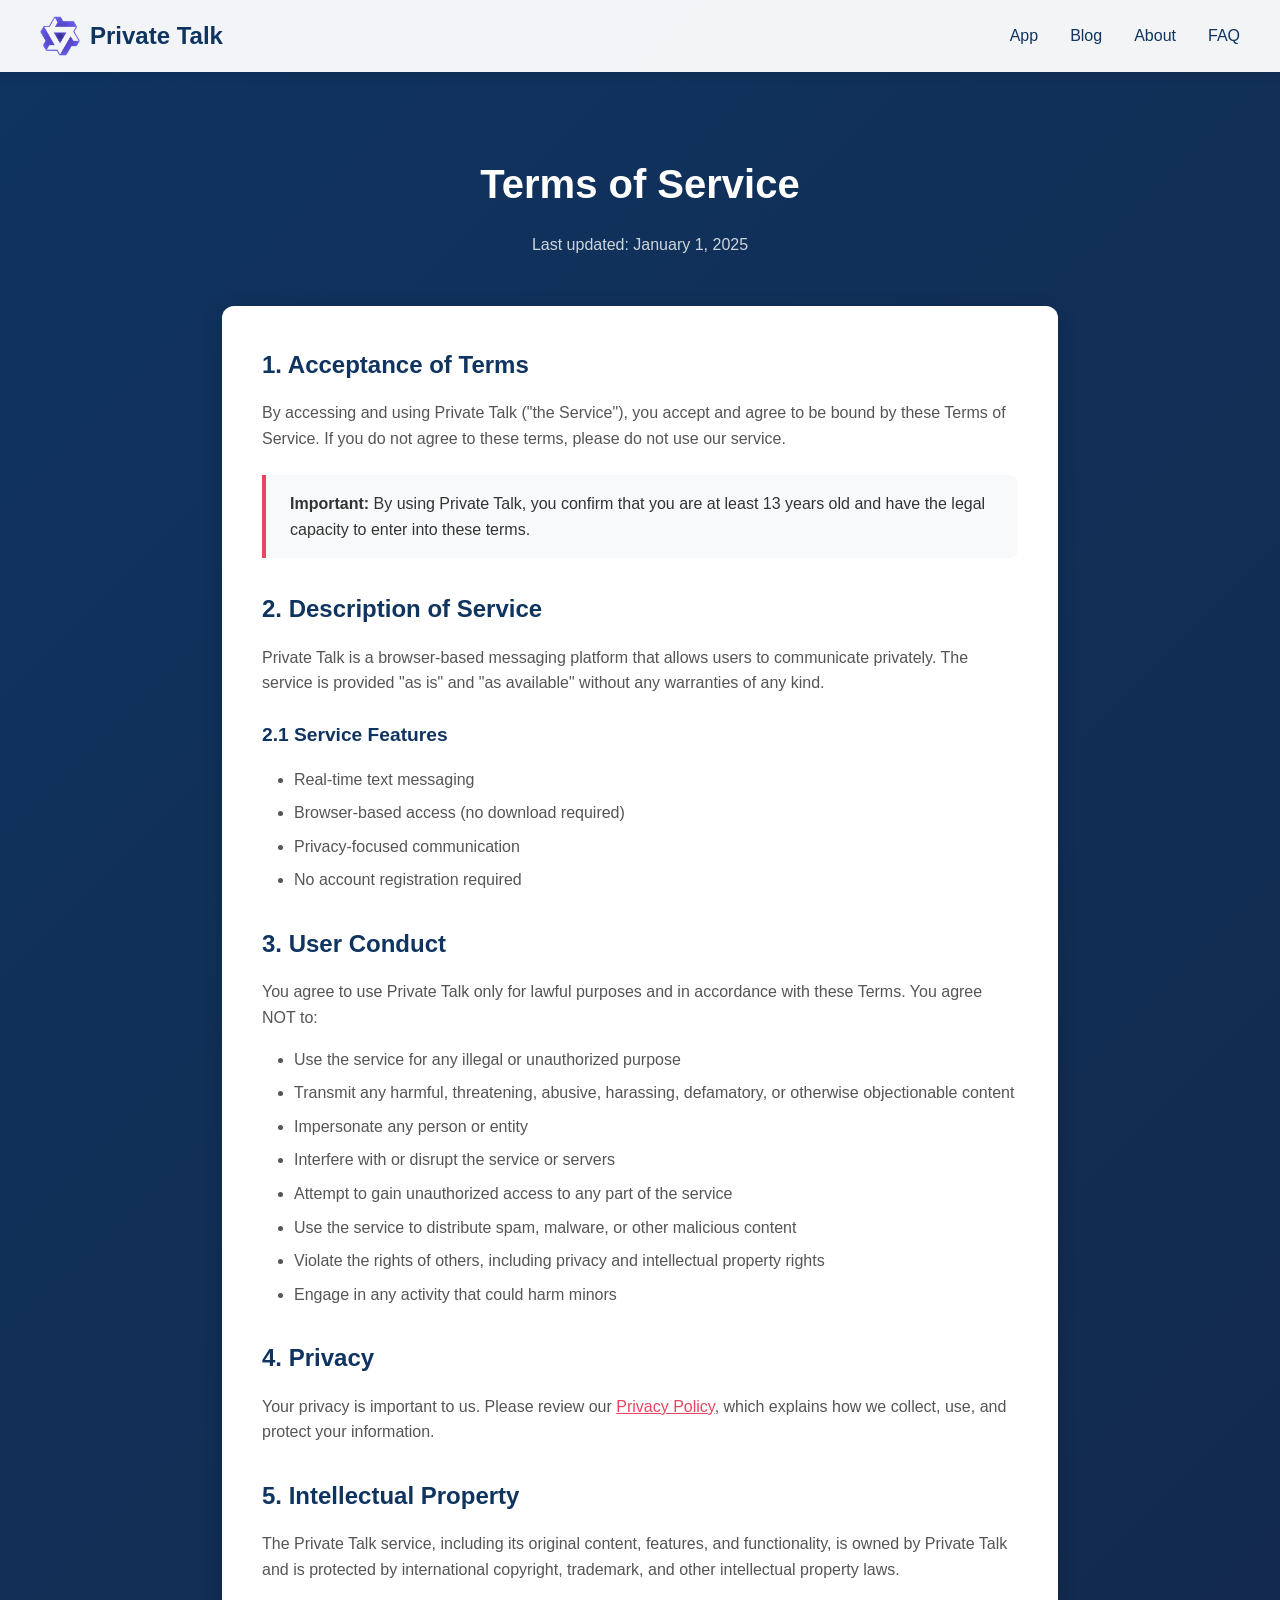
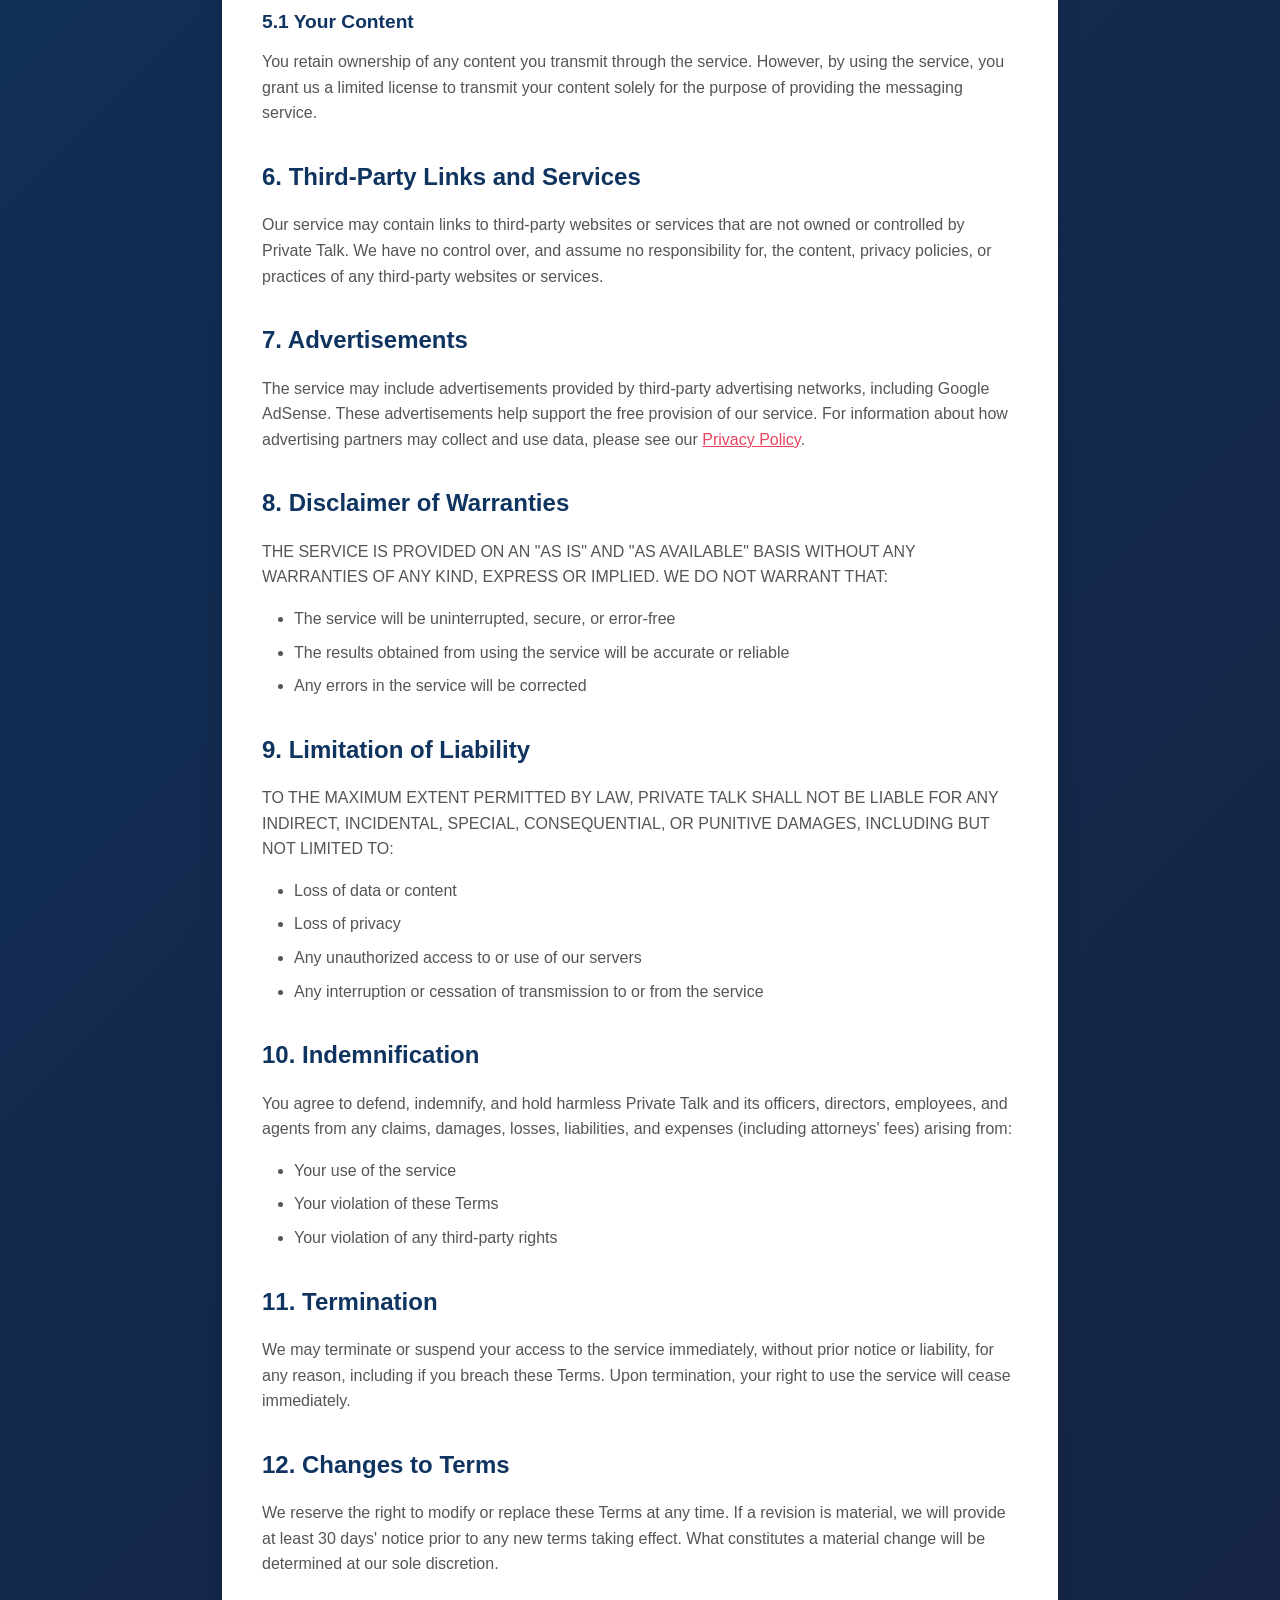
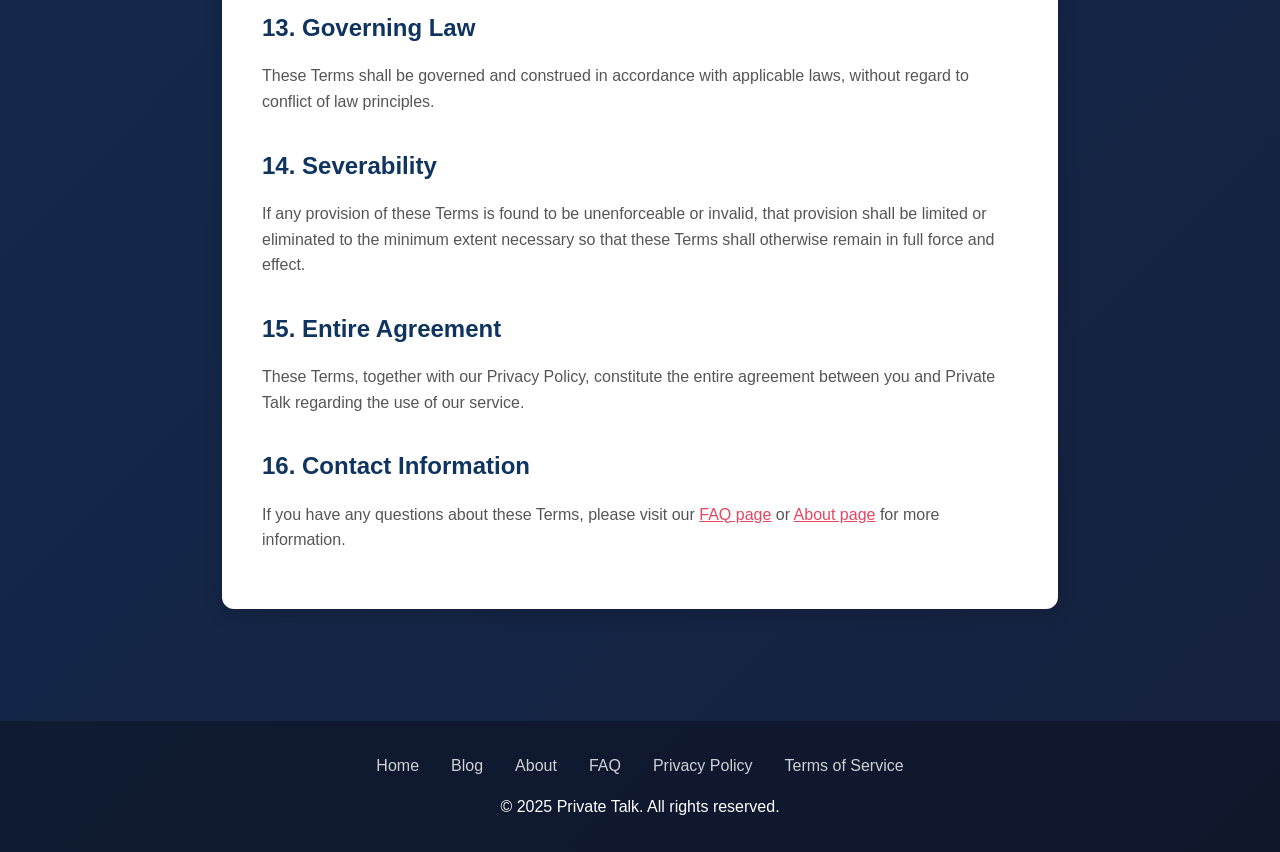
<file: terms.html>
<!doctype html>
<html lang="en">
  <head>
    <meta charset="UTF-8" />
    <link rel="icon" type="image/png" href="/logo.png" />
    <meta name="viewport" content="width=device-width, initial-scale=1.0" />
    <meta name="description" content="Terms of Service for Private Talk - Understand the rules and guidelines for using our secure messaging platform." />
    <meta name="keywords" content="terms of service, user agreement, messaging terms, legal terms" />
    <title>Terms of Service - Private Talk</title>
    <script async src="https://pagead2.googlesyndication.com/pagead/js/adsbygoogle.js?client=ca-pub-3031120931689931"
         crossorigin="anonymous"></script>
    <style>
      * {
        margin: 0;
        padding: 0;
        box-sizing: border-box;
      }
      body {
        font-family: -apple-system, BlinkMacSystemFont, 'Segoe UI', Roboto, Oxygen, Ubuntu, sans-serif;
        line-height: 1.6;
        color: #333;
        background: linear-gradient(135deg, #0f3460 0%, #16213e 100%);
        min-height: 100vh;
      }
      .navbar {
        background: rgba(255, 255, 255, 0.95);
        padding: 1rem 2rem;
        box-shadow: 0 2px 10px rgba(0,0,0,0.1);
        position: sticky;
        top: 0;
        z-index: 100;
      }
      .nav-container {
        max-width: 1200px;
        margin: 0 auto;
        display: flex;
        justify-content: space-between;
        align-items: center;
      }
      .logo {
        display: flex;
        align-items: center;
        text-decoration: none;
        color: #0f3460;
        font-weight: bold;
        font-size: 1.5rem;
      }
      .logo img {
        width: 40px;
        height: 40px;
        margin-right: 10px;
      }
      .nav-links {
        display: flex;
        gap: 2rem;
        list-style: none;
      }
      .nav-links a {
        text-decoration: none;
        color: #0f3460;
        font-weight: 500;
        transition: color 0.3s;
      }
      .nav-links a:hover {
        color: #e94560;
      }
      .container {
        max-width: 900px;
        margin: 0 auto;
        padding: 2rem;
      }
      .page-header {
        text-align: center;
        padding: 3rem 0;
        color: white;
      }
      .page-header h1 {
        font-size: 2.5rem;
        margin-bottom: 1rem;
      }
      .page-header p {
        font-size: 1rem;
        opacity: 0.8;
      }
      .content-card {
        background: white;
        border-radius: 12px;
        padding: 2.5rem;
        box-shadow: 0 4px 20px rgba(0,0,0,0.15);
        margin-bottom: 2rem;
      }
      .content-card h2 {
        color: #0f3460;
        margin: 2rem 0 1rem;
        font-size: 1.5rem;
      }
      .content-card h2:first-child {
        margin-top: 0;
      }
      .content-card h3 {
        color: #0f3460;
        margin: 1.5rem 0 0.75rem;
        font-size: 1.2rem;
      }
      .content-card p {
        margin-bottom: 1rem;
        color: #555;
      }
      .content-card ul, .content-card ol {
        margin: 1rem 0 1rem 2rem;
        color: #555;
      }
      .content-card li {
        margin-bottom: 0.5rem;
      }
      .highlight-box {
        background: #f8f9fa;
        border-left: 4px solid #e94560;
        padding: 1rem 1.5rem;
        margin: 1.5rem 0;
        border-radius: 0 8px 8px 0;
      }
      .highlight-box p {
        margin: 0;
        color: #333;
      }
      .footer {
        background: rgba(0, 0, 0, 0.3);
        color: white;
        padding: 2rem;
        text-align: center;
        margin-top: 3rem;
      }
      .footer-links {
        display: flex;
        justify-content: center;
        gap: 2rem;
        margin-bottom: 1rem;
        flex-wrap: wrap;
      }
      .footer-links a {
        color: white;
        text-decoration: none;
        opacity: 0.8;
      }
      .footer-links a:hover {
        opacity: 1;
      }
      @media (max-width: 768px) {
        .nav-links {
          gap: 1rem;
          font-size: 0.9rem;
        }
        .content-card {
          padding: 1.5rem;
        }
      }
    </style>
  </head>
  <body>
    <nav class="navbar">
      <div class="nav-container">
        <a href="/" class="logo">
          <img src="/logo.png" alt="Private Talk Logo" />
          Private Talk
        </a>
        <ul class="nav-links">
          <li><a href="/">App</a></li>
          <li><a href="/blog.html">Blog</a></li>
          <li><a href="/about.html">About</a></li>
          <li><a href="/faq.html">FAQ</a></li>
        </ul>
      </div>
    </nav>

    <div class="container">
      <header class="page-header">
        <h1>Terms of Service</h1>
        <p>Last updated: January 1, 2025</p>
      </header>

      <div class="content-card">
        <h2>1. Acceptance of Terms</h2>
        <p>By accessing and using Private Talk ("the Service"), you accept and agree to be bound by these Terms of Service. If you do not agree to these terms, please do not use our service.</p>
        
        <div class="highlight-box">
          <p><strong>Important:</strong> By using Private Talk, you confirm that you are at least 13 years old and have the legal capacity to enter into these terms.</p>
        </div>

        <h2>2. Description of Service</h2>
        <p>Private Talk is a browser-based messaging platform that allows users to communicate privately. The service is provided "as is" and "as available" without any warranties of any kind.</p>
        
        <h3>2.1 Service Features</h3>
        <ul>
          <li>Real-time text messaging</li>
          <li>Browser-based access (no download required)</li>
          <li>Privacy-focused communication</li>
          <li>No account registration required</li>
        </ul>

        <h2>3. User Conduct</h2>
        <p>You agree to use Private Talk only for lawful purposes and in accordance with these Terms. You agree NOT to:</p>
        <ul>
          <li>Use the service for any illegal or unauthorized purpose</li>
          <li>Transmit any harmful, threatening, abusive, harassing, defamatory, or otherwise objectionable content</li>
          <li>Impersonate any person or entity</li>
          <li>Interfere with or disrupt the service or servers</li>
          <li>Attempt to gain unauthorized access to any part of the service</li>
          <li>Use the service to distribute spam, malware, or other malicious content</li>
          <li>Violate the rights of others, including privacy and intellectual property rights</li>
          <li>Engage in any activity that could harm minors</li>
        </ul>

        <h2>4. Privacy</h2>
        <p>Your privacy is important to us. Please review our <a href="/privacy.html" style="color: #e94560;">Privacy Policy</a>, which explains how we collect, use, and protect your information.</p>

        <h2>5. Intellectual Property</h2>
        <p>The Private Talk service, including its original content, features, and functionality, is owned by Private Talk and is protected by international copyright, trademark, and other intellectual property laws.</p>
        
        <h3>5.1 Your Content</h3>
        <p>You retain ownership of any content you transmit through the service. However, by using the service, you grant us a limited license to transmit your content solely for the purpose of providing the messaging service.</p>

        <h2>6. Third-Party Links and Services</h2>
        <p>Our service may contain links to third-party websites or services that are not owned or controlled by Private Talk. We have no control over, and assume no responsibility for, the content, privacy policies, or practices of any third-party websites or services.</p>

        <h2>7. Advertisements</h2>
        <p>The service may include advertisements provided by third-party advertising networks, including Google AdSense. These advertisements help support the free provision of our service. For information about how advertising partners may collect and use data, please see our <a href="/privacy.html" style="color: #e94560;">Privacy Policy</a>.</p>

        <h2>8. Disclaimer of Warranties</h2>
        <p>THE SERVICE IS PROVIDED ON AN "AS IS" AND "AS AVAILABLE" BASIS WITHOUT ANY WARRANTIES OF ANY KIND, EXPRESS OR IMPLIED. WE DO NOT WARRANT THAT:</p>
        <ul>
          <li>The service will be uninterrupted, secure, or error-free</li>
          <li>The results obtained from using the service will be accurate or reliable</li>
          <li>Any errors in the service will be corrected</li>
        </ul>

        <h2>9. Limitation of Liability</h2>
        <p>TO THE MAXIMUM EXTENT PERMITTED BY LAW, PRIVATE TALK SHALL NOT BE LIABLE FOR ANY INDIRECT, INCIDENTAL, SPECIAL, CONSEQUENTIAL, OR PUNITIVE DAMAGES, INCLUDING BUT NOT LIMITED TO:</p>
        <ul>
          <li>Loss of data or content</li>
          <li>Loss of privacy</li>
          <li>Any unauthorized access to or use of our servers</li>
          <li>Any interruption or cessation of transmission to or from the service</li>
        </ul>

        <h2>10. Indemnification</h2>
        <p>You agree to defend, indemnify, and hold harmless Private Talk and its officers, directors, employees, and agents from any claims, damages, losses, liabilities, and expenses (including attorneys' fees) arising from:</p>
        <ul>
          <li>Your use of the service</li>
          <li>Your violation of these Terms</li>
          <li>Your violation of any third-party rights</li>
        </ul>

        <h2>11. Termination</h2>
        <p>We may terminate or suspend your access to the service immediately, without prior notice or liability, for any reason, including if you breach these Terms. Upon termination, your right to use the service will cease immediately.</p>

        <h2>12. Changes to Terms</h2>
        <p>We reserve the right to modify or replace these Terms at any time. If a revision is material, we will provide at least 30 days' notice prior to any new terms taking effect. What constitutes a material change will be determined at our sole discretion.</p>

        <h2>13. Governing Law</h2>
        <p>These Terms shall be governed and construed in accordance with applicable laws, without regard to conflict of law principles.</p>

        <h2>14. Severability</h2>
        <p>If any provision of these Terms is found to be unenforceable or invalid, that provision shall be limited or eliminated to the minimum extent necessary so that these Terms shall otherwise remain in full force and effect.</p>

        <h2>15. Entire Agreement</h2>
        <p>These Terms, together with our Privacy Policy, constitute the entire agreement between you and Private Talk regarding the use of our service.</p>

        <h2>16. Contact Information</h2>
        <p>If you have any questions about these Terms, please visit our <a href="/faq.html" style="color: #e94560;">FAQ page</a> or <a href="/about.html" style="color: #e94560;">About page</a> for more information.</p>
      </div>
    </div>

    <footer class="footer">
      <div class="footer-links">
        <a href="/">Home</a>
        <a href="/blog.html">Blog</a>
        <a href="/about.html">About</a>
        <a href="/faq.html">FAQ</a>
        <a href="/privacy.html">Privacy Policy</a>
        <a href="/terms.html">Terms of Service</a>
      </div>
      <p>&copy; 2025 Private Talk. All rights reserved.</p>
    </footer>
  </body>
</html>
</file>
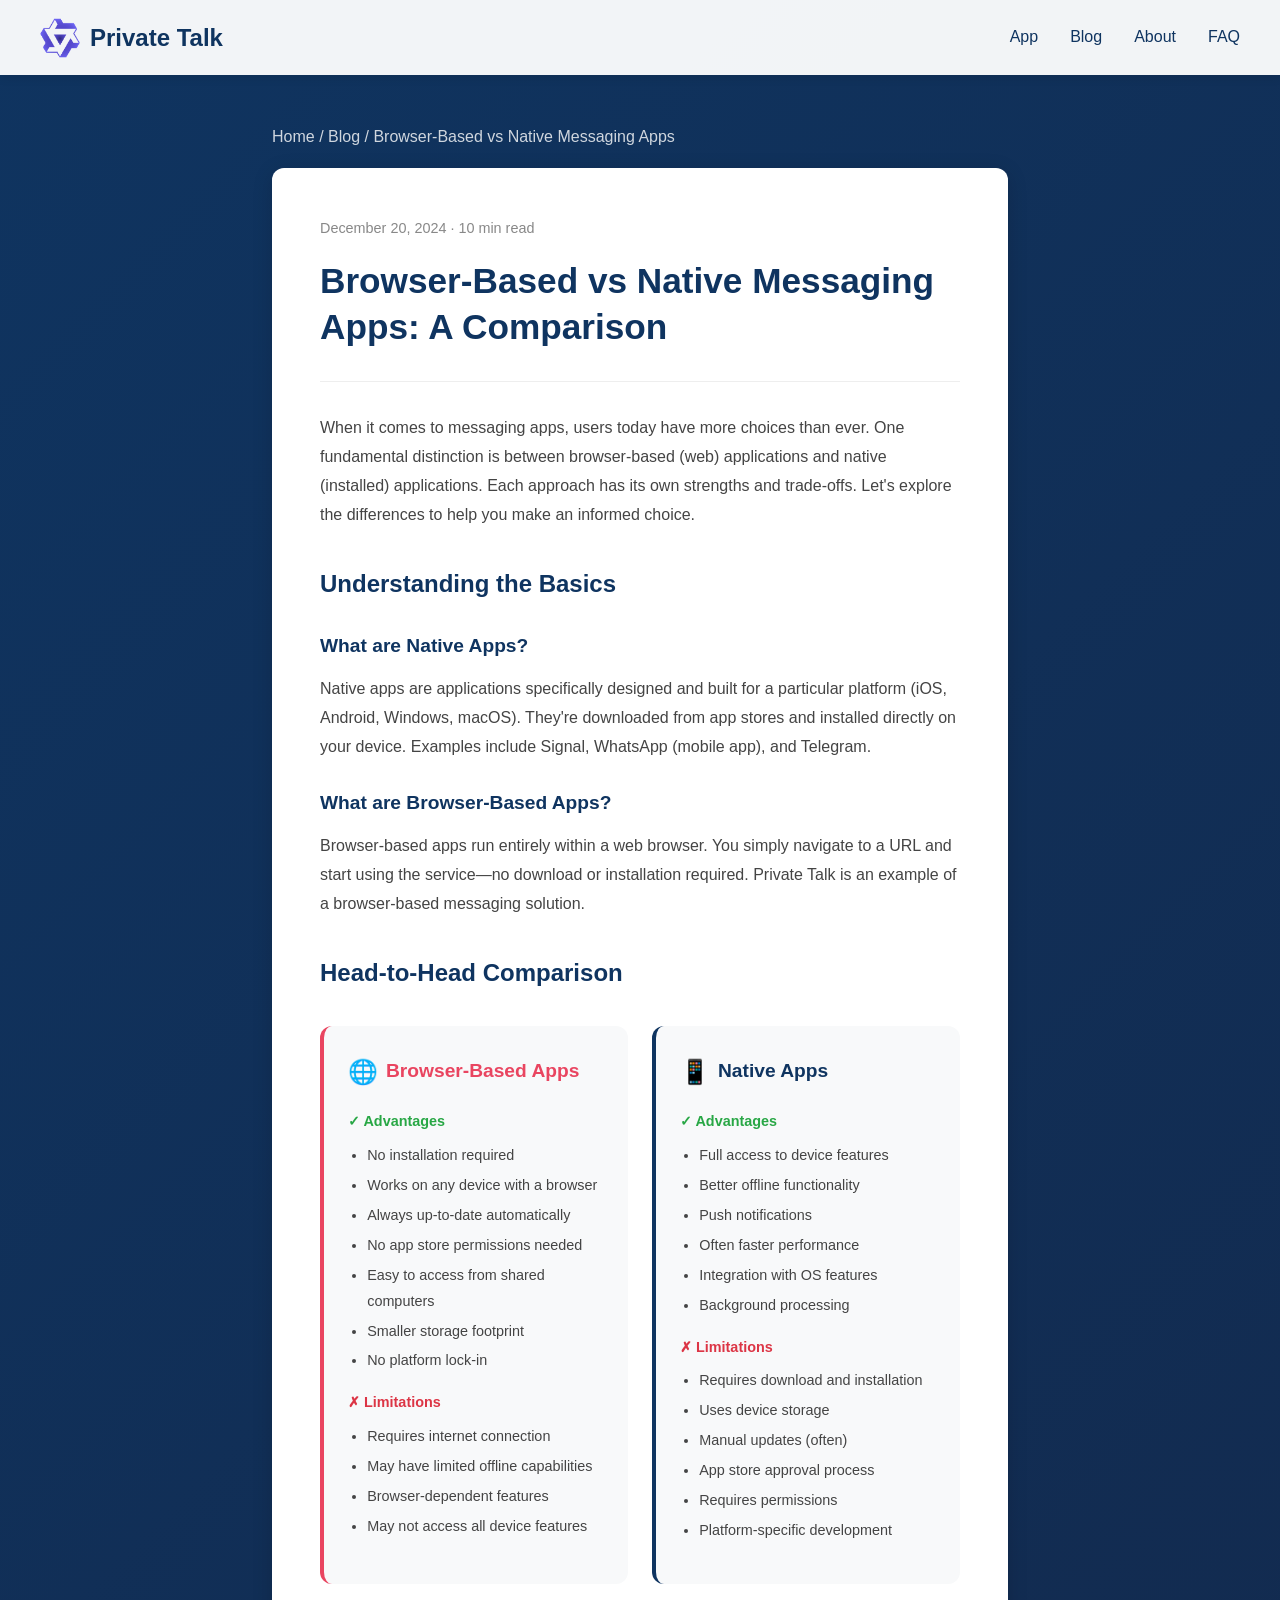
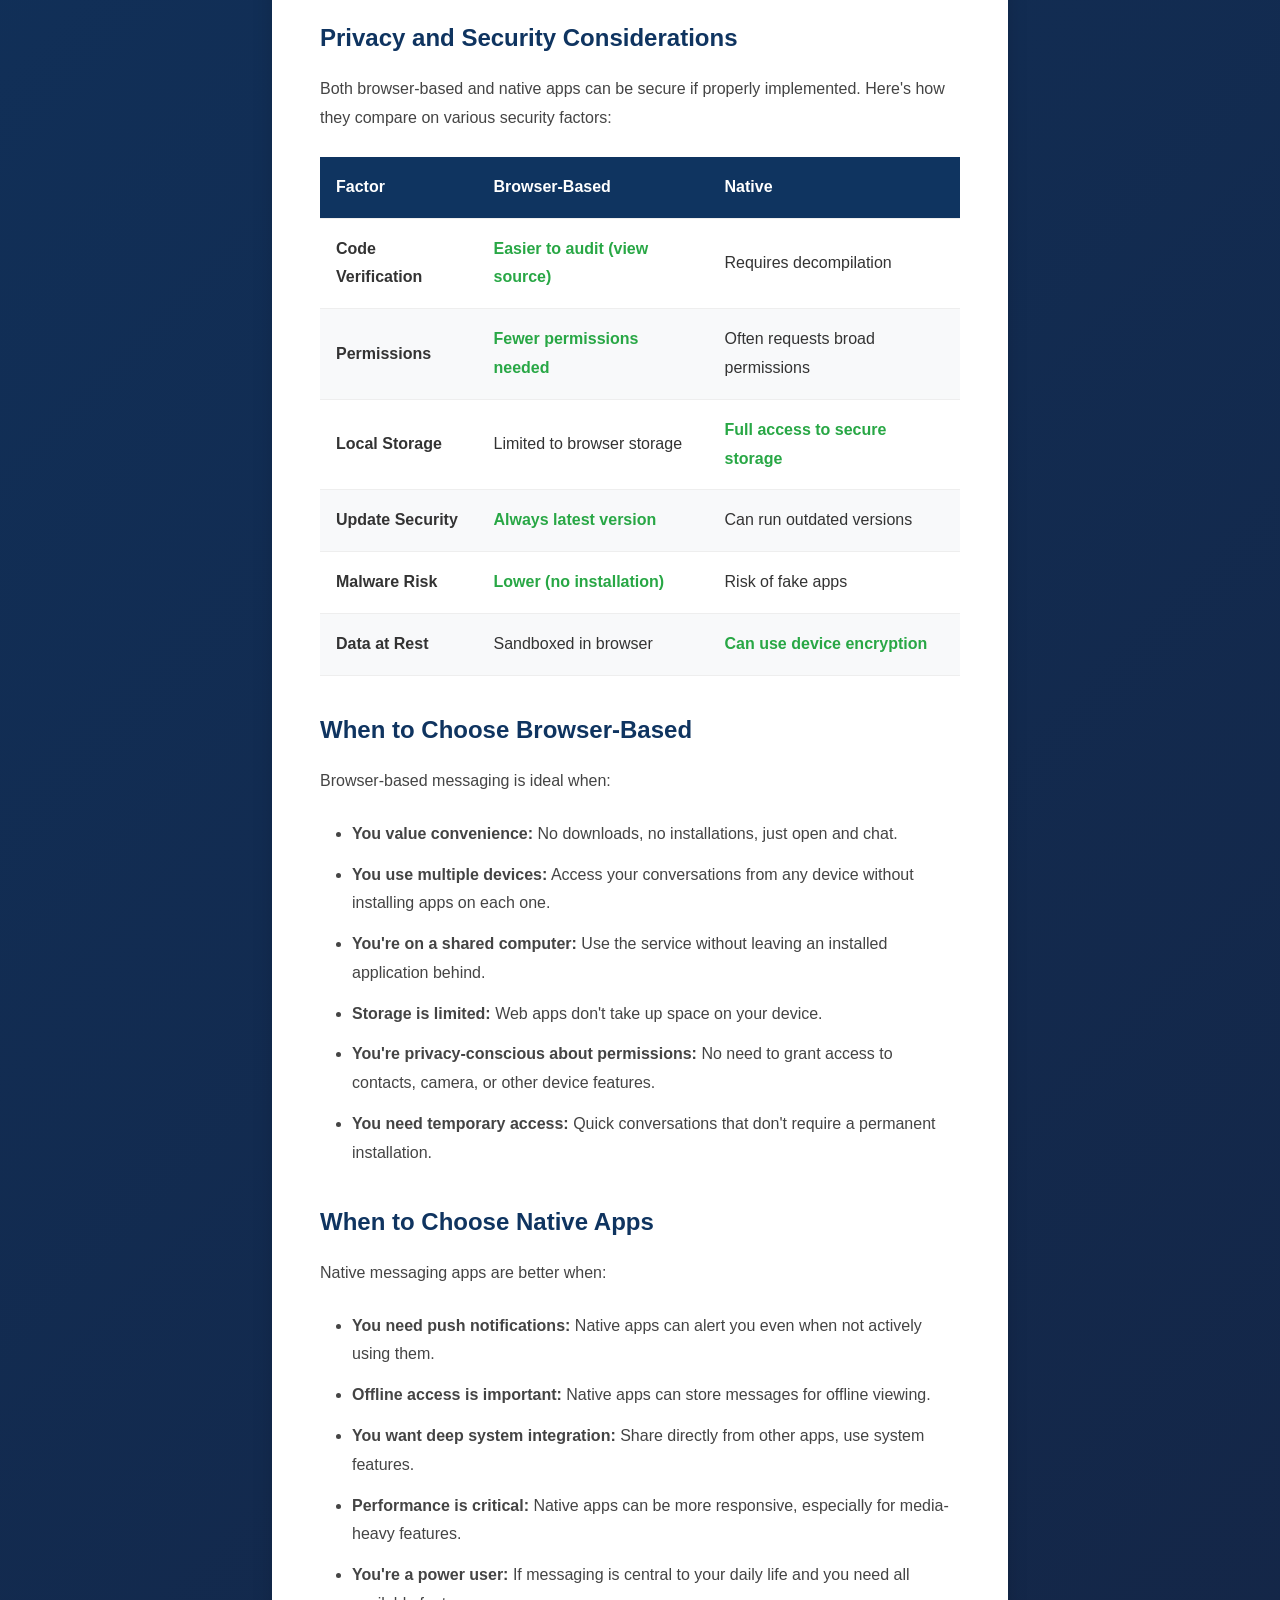
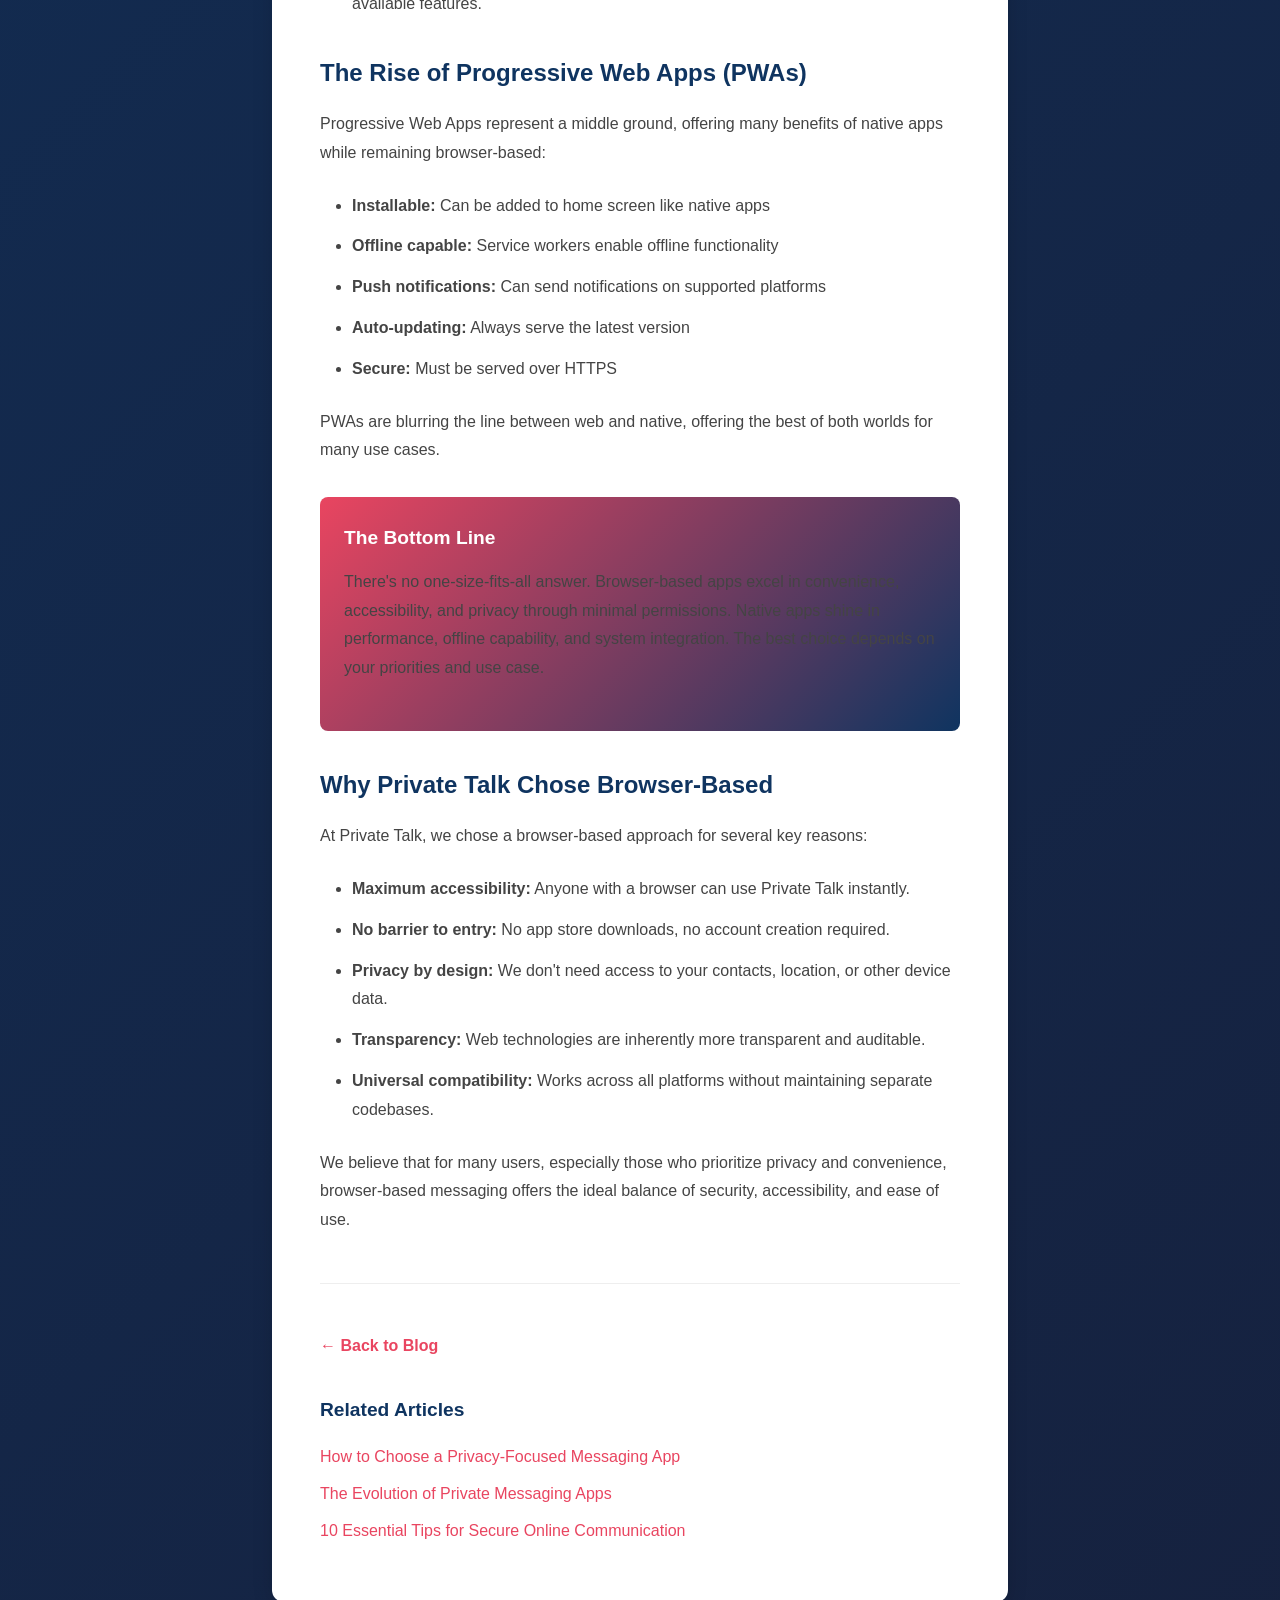
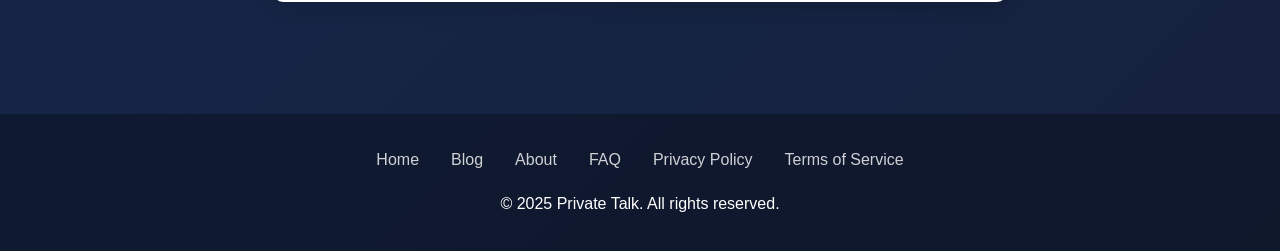
<file: articles/browser-vs-native.html>
<!doctype html>
<html lang="en">
  <head>
    <meta charset="UTF-8" />
    <link rel="icon" type="image/png" href="/logo.png" />
    <meta name="viewport" content="width=device-width, initial-scale=1.0" />
    <meta name="description" content="Compare browser-based and native messaging apps to understand the pros and cons of each approach for privacy and convenience." />
    <meta name="keywords" content="web apps vs native apps, browser messaging, PWA, messaging comparison, app security" />
    <title>Browser-Based vs Native Messaging Apps: A Comparison - Private Talk Blog</title>
    <script async src="https://pagead2.googlesyndication.com/pagead/js/adsbygoogle.js?client=ca-pub-3031120931689931"
         crossorigin="anonymous"></script>
    <style>
      * {
        margin: 0;
        padding: 0;
        box-sizing: border-box;
      }
      body {
        font-family: -apple-system, BlinkMacSystemFont, 'Segoe UI', Roboto, Oxygen, Ubuntu, sans-serif;
        line-height: 1.8;
        color: #333;
        background: linear-gradient(135deg, #0f3460 0%, #16213e 100%);
        min-height: 100vh;
      }
      .navbar {
        background: rgba(255, 255, 255, 0.95);
        padding: 1rem 2rem;
        box-shadow: 0 2px 10px rgba(0,0,0,0.1);
        position: sticky;
        top: 0;
        z-index: 100;
      }
      .nav-container {
        max-width: 1200px;
        margin: 0 auto;
        display: flex;
        justify-content: space-between;
        align-items: center;
      }
      .logo {
        display: flex;
        align-items: center;
        text-decoration: none;
        color: #0f3460;
        font-weight: bold;
        font-size: 1.5rem;
      }
      .logo img {
        width: 40px;
        height: 40px;
        margin-right: 10px;
      }
      .nav-links {
        display: flex;
        gap: 2rem;
        list-style: none;
      }
      .nav-links a {
        text-decoration: none;
        color: #0f3460;
        font-weight: 500;
        transition: color 0.3s;
      }
      .nav-links a:hover {
        color: #e94560;
      }
      .container {
        max-width: 800px;
        margin: 0 auto;
        padding: 2rem;
      }
      .breadcrumb {
        padding: 1rem 0;
        color: rgba(255, 255, 255, 0.8);
      }
      .breadcrumb a {
        color: rgba(255, 255, 255, 0.8);
        text-decoration: none;
      }
      .breadcrumb a:hover {
        color: white;
      }
      .article {
        background: white;
        border-radius: 12px;
        padding: 3rem;
        box-shadow: 0 4px 20px rgba(0,0,0,0.15);
        margin-bottom: 2rem;
      }
      .article-header {
        margin-bottom: 2rem;
        padding-bottom: 2rem;
        border-bottom: 1px solid #eee;
      }
      .article-meta {
        color: #888;
        font-size: 0.9rem;
        margin-bottom: 1rem;
      }
      .article h1 {
        color: #0f3460;
        font-size: 2.2rem;
        line-height: 1.3;
      }
      .article h2 {
        color: #0f3460;
        margin: 2rem 0 1rem;
        font-size: 1.5rem;
      }
      .article h3 {
        color: #0f3460;
        margin: 1.5rem 0 0.75rem;
        font-size: 1.2rem;
      }
      .article p {
        margin-bottom: 1.5rem;
        color: #444;
      }
      .article ul, .article ol {
        margin: 1rem 0 1.5rem 2rem;
        color: #444;
      }
      .article li {
        margin-bottom: 0.75rem;
      }
      .comparison-section {
        display: grid;
        grid-template-columns: repeat(auto-fit, minmax(300px, 1fr));
        gap: 1.5rem;
        margin: 2rem 0;
      }
      .comparison-card {
        background: #f8f9fa;
        border-radius: 12px;
        padding: 1.5rem;
      }
      .comparison-card.browser {
        border-left: 4px solid #e94560;
      }
      .comparison-card.native {
        border-left: 4px solid #0f3460;
      }
      .comparison-card h3 {
        margin-top: 0;
        display: flex;
        align-items: center;
        gap: 0.5rem;
      }
      .comparison-card.browser h3 {
        color: #e94560;
      }
      .comparison-card.native h3 {
        color: #0f3460;
      }
      .comparison-card .icon {
        font-size: 1.5rem;
      }
      .pros-cons {
        margin-top: 1rem;
      }
      .pros-cons h4 {
        font-size: 0.9rem;
        margin-bottom: 0.5rem;
      }
      .pros-cons .pros h4 {
        color: #28a745;
      }
      .pros-cons .cons h4 {
        color: #dc3545;
      }
      .pros-cons ul {
        margin: 0 0 1rem 1.2rem;
        font-size: 0.9rem;
      }
      .pros-cons li {
        margin-bottom: 0.25rem;
      }
      .verdict-table {
        width: 100%;
        border-collapse: collapse;
        margin: 1.5rem 0;
      }
      .verdict-table th,
      .verdict-table td {
        padding: 1rem;
        text-align: left;
        border-bottom: 1px solid #eee;
      }
      .verdict-table th {
        background: #0f3460;
        color: white;
      }
      .verdict-table tr:nth-child(even) {
        background: #f8f9fa;
      }
      .verdict-table .winner {
        color: #28a745;
        font-weight: bold;
      }
      .key-takeaway {
        background: linear-gradient(135deg, #e94560 0%, #0f3460 100%);
        color: white;
        padding: 1.5rem;
        border-radius: 8px;
        margin: 2rem 0;
      }
      .key-takeaway h3 {
        color: white;
        margin-top: 0;
      }
      .article-footer {
        margin-top: 3rem;
        padding-top: 2rem;
        border-top: 1px solid #eee;
      }
      .related-articles {
        margin-top: 2rem;
      }
      .related-articles h3 {
        color: #0f3460;
        margin-bottom: 1rem;
      }
      .related-articles ul {
        list-style: none;
        margin: 0;
        padding: 0;
      }
      .related-articles li {
        margin-bottom: 0.5rem;
      }
      .related-articles a {
        color: #e94560;
        text-decoration: none;
      }
      .related-articles a:hover {
        text-decoration: underline;
      }
      .back-link {
        display: inline-block;
        color: #e94560;
        text-decoration: none;
        font-weight: 600;
        margin-top: 1rem;
      }
      .back-link:hover {
        text-decoration: underline;
      }
      .footer {
        background: rgba(0, 0, 0, 0.3);
        color: white;
        padding: 2rem;
        text-align: center;
        margin-top: 3rem;
      }
      .footer-links {
        display: flex;
        justify-content: center;
        gap: 2rem;
        margin-bottom: 1rem;
        flex-wrap: wrap;
      }
      .footer-links a {
        color: white;
        text-decoration: none;
        opacity: 0.8;
      }
      .footer-links a:hover {
        opacity: 1;
      }
      @media (max-width: 768px) {
        .nav-links {
          gap: 1rem;
          font-size: 0.9rem;
        }
        .article {
          padding: 1.5rem;
        }
        .article h1 {
          font-size: 1.8rem;
        }
        .comparison-section {
          grid-template-columns: 1fr;
        }
      }
    </style>
  </head>
  <body>
    <nav class="navbar">
      <div class="nav-container">
        <a href="/" class="logo">
          <img src="/logo.png" alt="Private Talk Logo" />
          Private Talk
        </a>
        <ul class="nav-links">
          <li><a href="/">App</a></li>
          <li><a href="/blog.html">Blog</a></li>
          <li><a href="/about.html">About</a></li>
          <li><a href="/faq.html">FAQ</a></li>
        </ul>
      </div>
    </nav>

    <div class="container">
      <div class="breadcrumb">
        <a href="/">Home</a> / <a href="/blog.html">Blog</a> / Browser-Based vs Native Messaging Apps
      </div>

      <article class="article">
        <header class="article-header">
          <div class="article-meta">
            <span>December 20, 2024</span> · <span>10 min read</span>
          </div>
          <h1>Browser-Based vs Native Messaging Apps: A Comparison</h1>
        </header>

        <p>When it comes to messaging apps, users today have more choices than ever. One fundamental distinction is between browser-based (web) applications and native (installed) applications. Each approach has its own strengths and trade-offs. Let's explore the differences to help you make an informed choice.</p>

        <h2>Understanding the Basics</h2>

        <h3>What are Native Apps?</h3>
        <p>Native apps are applications specifically designed and built for a particular platform (iOS, Android, Windows, macOS). They're downloaded from app stores and installed directly on your device. Examples include Signal, WhatsApp (mobile app), and Telegram.</p>

        <h3>What are Browser-Based Apps?</h3>
        <p>Browser-based apps run entirely within a web browser. You simply navigate to a URL and start using the service—no download or installation required. Private Talk is an example of a browser-based messaging solution.</p>

        <h2>Head-to-Head Comparison</h2>

        <div class="comparison-section">
          <div class="comparison-card browser">
            <h3><span class="icon">🌐</span> Browser-Based Apps</h3>
            <div class="pros-cons">
              <div class="pros">
                <h4>✓ Advantages</h4>
                <ul>
                  <li>No installation required</li>
                  <li>Works on any device with a browser</li>
                  <li>Always up-to-date automatically</li>
                  <li>No app store permissions needed</li>
                  <li>Easy to access from shared computers</li>
                  <li>Smaller storage footprint</li>
                  <li>No platform lock-in</li>
                </ul>
              </div>
              <div class="cons">
                <h4>✗ Limitations</h4>
                <ul>
                  <li>Requires internet connection</li>
                  <li>May have limited offline capabilities</li>
                  <li>Browser-dependent features</li>
                  <li>May not access all device features</li>
                </ul>
              </div>
            </div>
          </div>

          <div class="comparison-card native">
            <h3><span class="icon">📱</span> Native Apps</h3>
            <div class="pros-cons">
              <div class="pros">
                <h4>✓ Advantages</h4>
                <ul>
                  <li>Full access to device features</li>
                  <li>Better offline functionality</li>
                  <li>Push notifications</li>
                  <li>Often faster performance</li>
                  <li>Integration with OS features</li>
                  <li>Background processing</li>
                </ul>
              </div>
              <div class="cons">
                <h4>✗ Limitations</h4>
                <ul>
                  <li>Requires download and installation</li>
                  <li>Uses device storage</li>
                  <li>Manual updates (often)</li>
                  <li>App store approval process</li>
                  <li>Requires permissions</li>
                  <li>Platform-specific development</li>
                </ul>
              </div>
            </div>
          </div>
        </div>

        <h2>Privacy and Security Considerations</h2>

        <p>Both browser-based and native apps can be secure if properly implemented. Here's how they compare on various security factors:</p>

        <table class="verdict-table">
          <thead>
            <tr>
              <th>Factor</th>
              <th>Browser-Based</th>
              <th>Native</th>
            </tr>
          </thead>
          <tbody>
            <tr>
              <td><strong>Code Verification</strong></td>
              <td class="winner">Easier to audit (view source)</td>
              <td>Requires decompilation</td>
            </tr>
            <tr>
              <td><strong>Permissions</strong></td>
              <td class="winner">Fewer permissions needed</td>
              <td>Often requests broad permissions</td>
            </tr>
            <tr>
              <td><strong>Local Storage</strong></td>
              <td>Limited to browser storage</td>
              <td class="winner">Full access to secure storage</td>
            </tr>
            <tr>
              <td><strong>Update Security</strong></td>
              <td class="winner">Always latest version</td>
              <td>Can run outdated versions</td>
            </tr>
            <tr>
              <td><strong>Malware Risk</strong></td>
              <td class="winner">Lower (no installation)</td>
              <td>Risk of fake apps</td>
            </tr>
            <tr>
              <td><strong>Data at Rest</strong></td>
              <td>Sandboxed in browser</td>
              <td class="winner">Can use device encryption</td>
            </tr>
          </tbody>
        </table>

        <h2>When to Choose Browser-Based</h2>

        <p>Browser-based messaging is ideal when:</p>

        <ul>
          <li><strong>You value convenience:</strong> No downloads, no installations, just open and chat.</li>
          <li><strong>You use multiple devices:</strong> Access your conversations from any device without installing apps on each one.</li>
          <li><strong>You're on a shared computer:</strong> Use the service without leaving an installed application behind.</li>
          <li><strong>Storage is limited:</strong> Web apps don't take up space on your device.</li>
          <li><strong>You're privacy-conscious about permissions:</strong> No need to grant access to contacts, camera, or other device features.</li>
          <li><strong>You need temporary access:</strong> Quick conversations that don't require a permanent installation.</li>
        </ul>

        <h2>When to Choose Native Apps</h2>

        <p>Native messaging apps are better when:</p>

        <ul>
          <li><strong>You need push notifications:</strong> Native apps can alert you even when not actively using them.</li>
          <li><strong>Offline access is important:</strong> Native apps can store messages for offline viewing.</li>
          <li><strong>You want deep system integration:</strong> Share directly from other apps, use system features.</li>
          <li><strong>Performance is critical:</strong> Native apps can be more responsive, especially for media-heavy features.</li>
          <li><strong>You're a power user:</strong> If messaging is central to your daily life and you need all available features.</li>
        </ul>

        <h2>The Rise of Progressive Web Apps (PWAs)</h2>

        <p>Progressive Web Apps represent a middle ground, offering many benefits of native apps while remaining browser-based:</p>

        <ul>
          <li><strong>Installable:</strong> Can be added to home screen like native apps</li>
          <li><strong>Offline capable:</strong> Service workers enable offline functionality</li>
          <li><strong>Push notifications:</strong> Can send notifications on supported platforms</li>
          <li><strong>Auto-updating:</strong> Always serve the latest version</li>
          <li><strong>Secure:</strong> Must be served over HTTPS</li>
        </ul>

        <p>PWAs are blurring the line between web and native, offering the best of both worlds for many use cases.</p>

        <div class="key-takeaway">
          <h3>The Bottom Line</h3>
          <p>There's no one-size-fits-all answer. Browser-based apps excel in convenience, accessibility, and privacy through minimal permissions. Native apps shine in performance, offline capability, and system integration. The best choice depends on your priorities and use case.</p>
        </div>

        <h2>Why Private Talk Chose Browser-Based</h2>

        <p>At Private Talk, we chose a browser-based approach for several key reasons:</p>

        <ul>
          <li><strong>Maximum accessibility:</strong> Anyone with a browser can use Private Talk instantly.</li>
          <li><strong>No barrier to entry:</strong> No app store downloads, no account creation required.</li>
          <li><strong>Privacy by design:</strong> We don't need access to your contacts, location, or other device data.</li>
          <li><strong>Transparency:</strong> Web technologies are inherently more transparent and auditable.</li>
          <li><strong>Universal compatibility:</strong> Works across all platforms without maintaining separate codebases.</li>
        </ul>

        <p>We believe that for many users, especially those who prioritize privacy and convenience, browser-based messaging offers the ideal balance of security, accessibility, and ease of use.</p>

        <div class="article-footer">
          <a href="/blog.html" class="back-link">← Back to Blog</a>
          
          <div class="related-articles">
            <h3>Related Articles</h3>
            <ul>
              <li><a href="/articles/choosing-private-app.html">How to Choose a Privacy-Focused Messaging App</a></li>
              <li><a href="/articles/messaging-evolution.html">The Evolution of Private Messaging Apps</a></li>
              <li><a href="/articles/secure-communication-tips.html">10 Essential Tips for Secure Online Communication</a></li>
            </ul>
          </div>
        </div>
      </article>
    </div>

    <footer class="footer">
      <div class="footer-links">
        <a href="/">Home</a>
        <a href="/blog.html">Blog</a>
        <a href="/about.html">About</a>
        <a href="/faq.html">FAQ</a>
        <a href="/privacy.html">Privacy Policy</a>
        <a href="/terms.html">Terms of Service</a>
      </div>
      <p>&copy; 2025 Private Talk. All rights reserved.</p>
    </footer>
  </body>
</html>
</file>
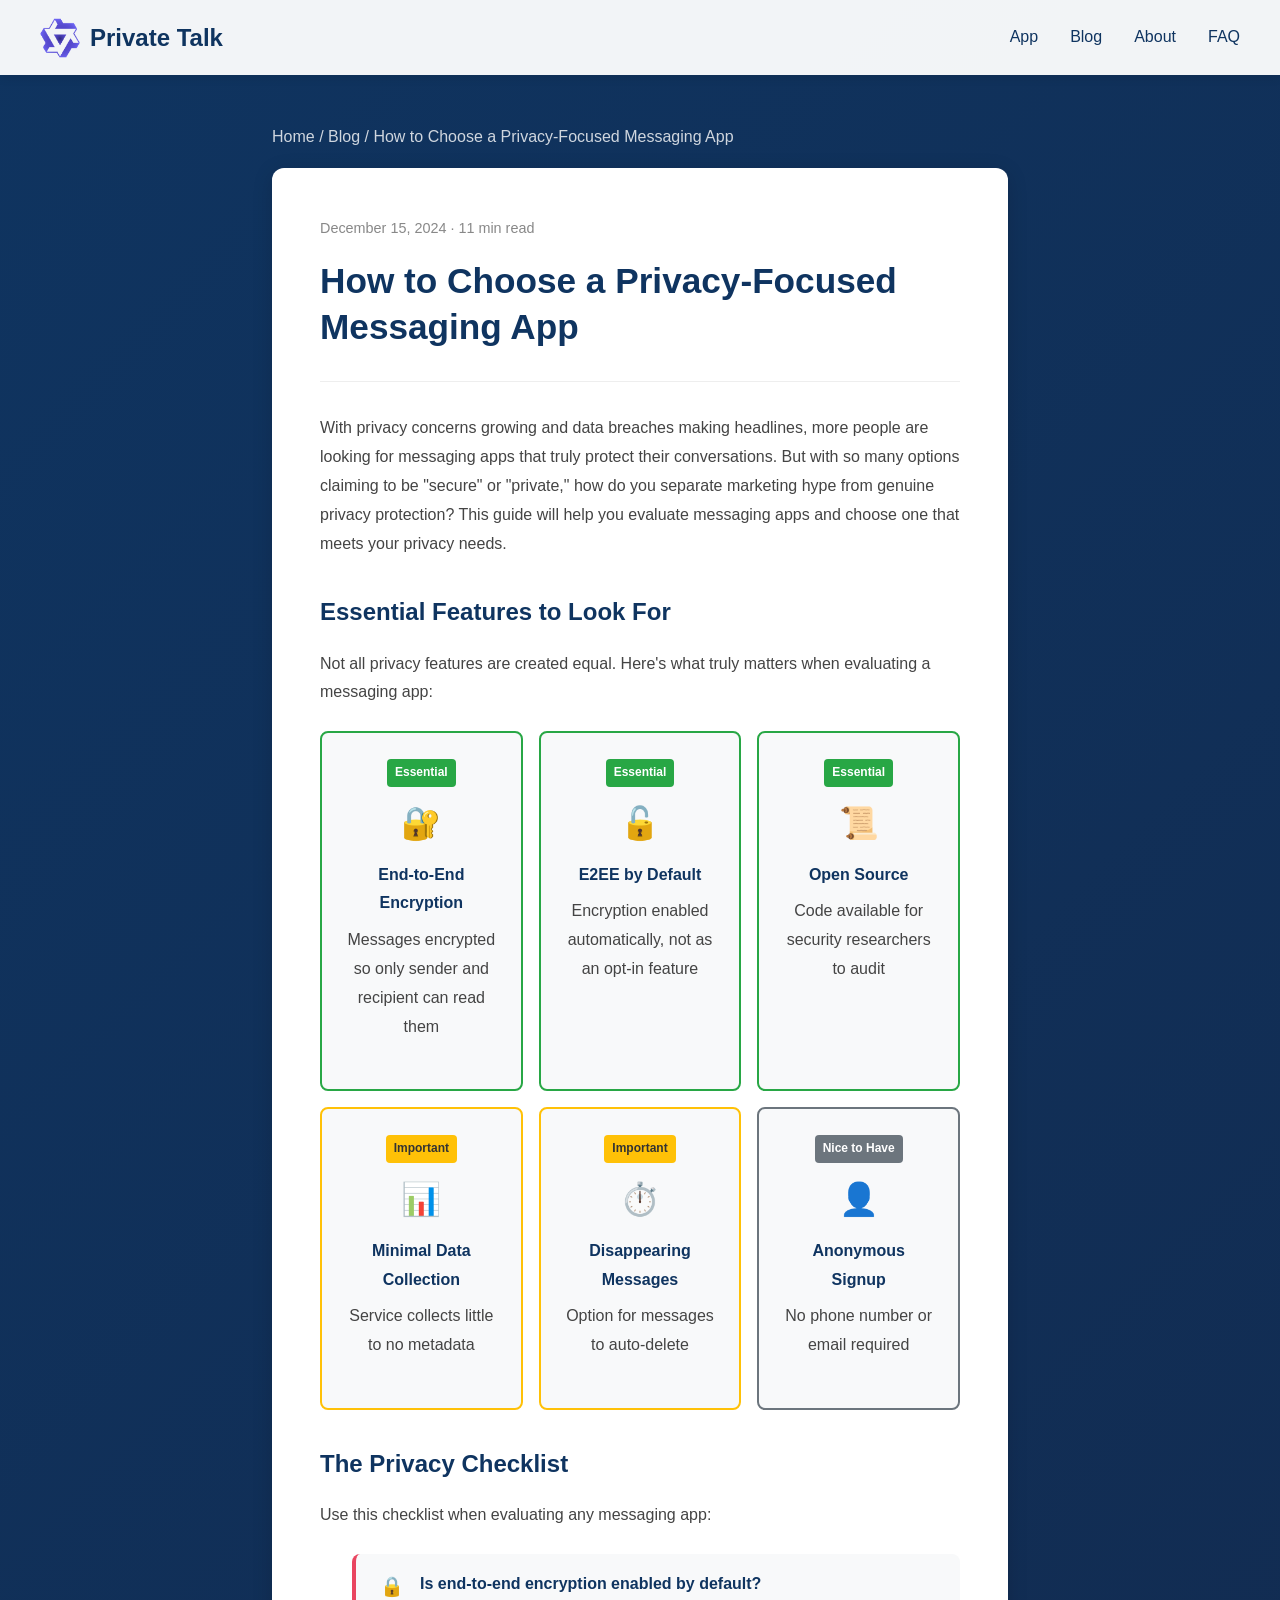
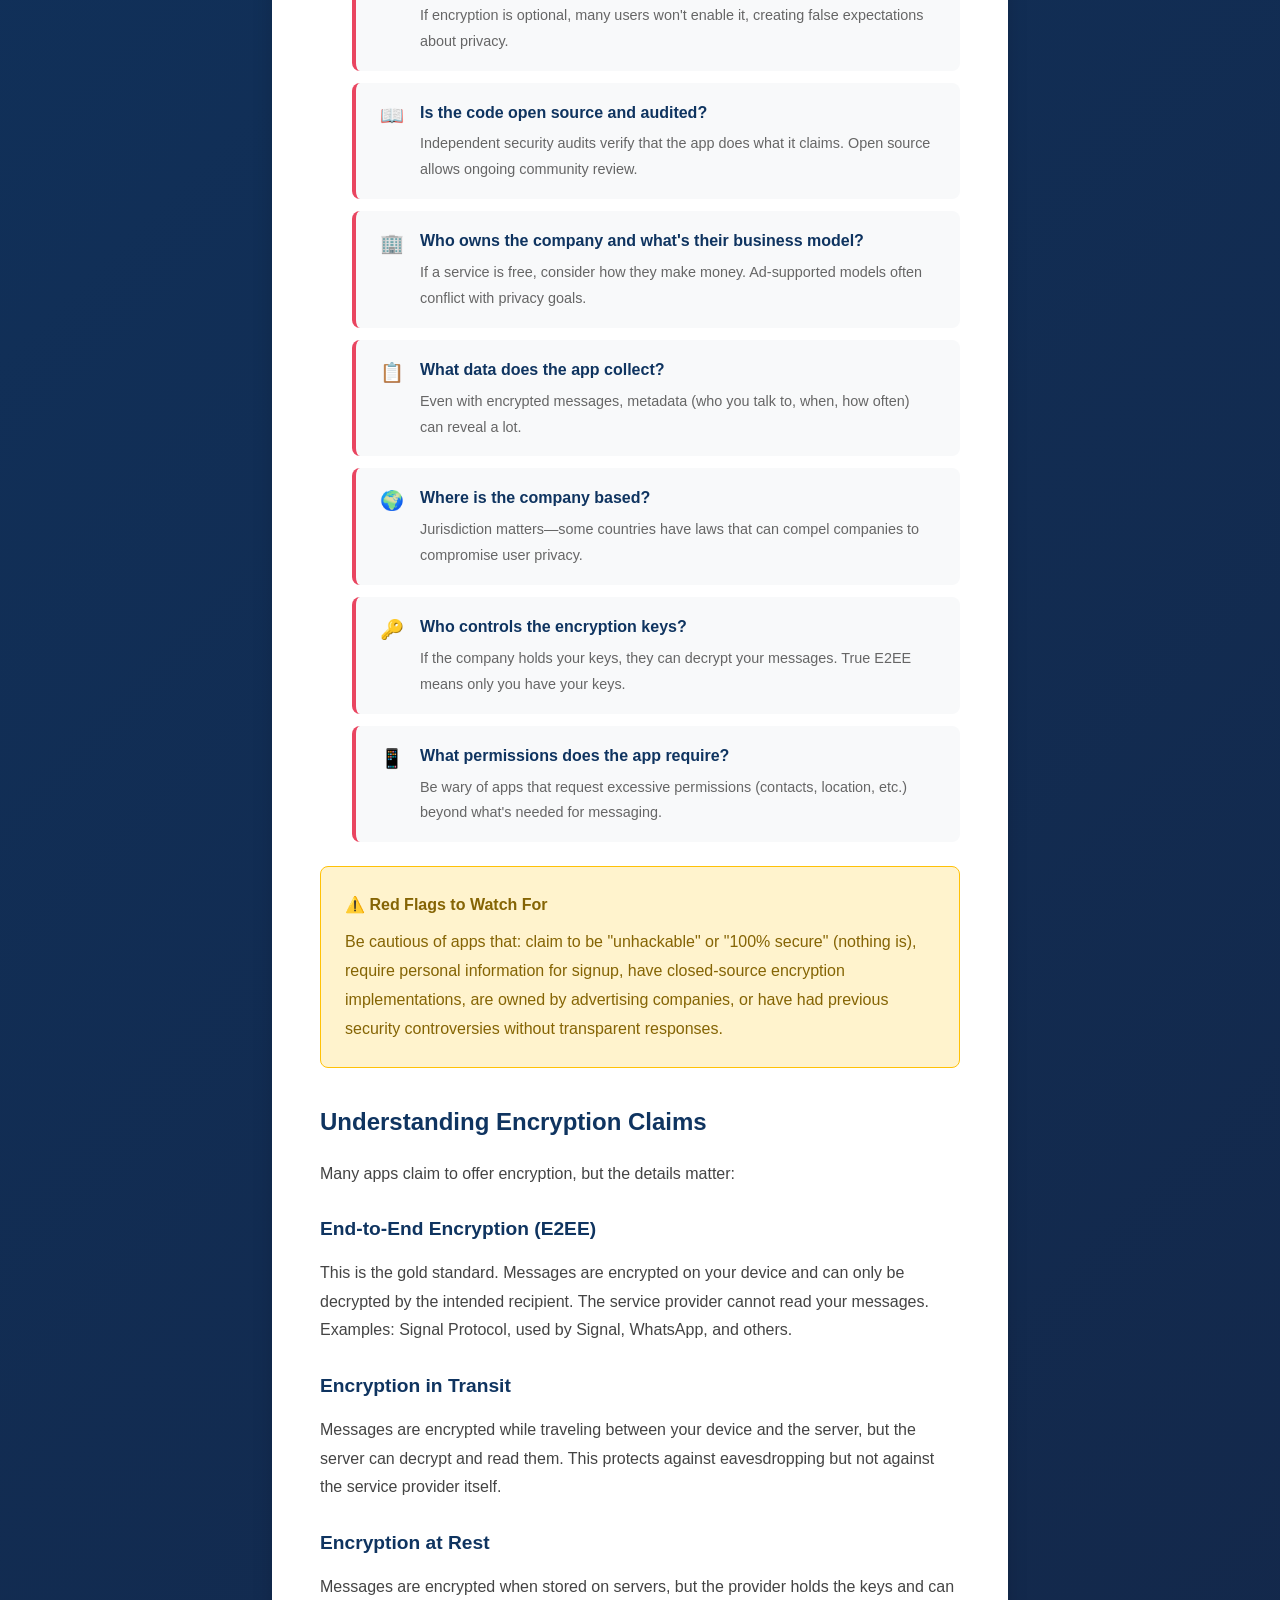
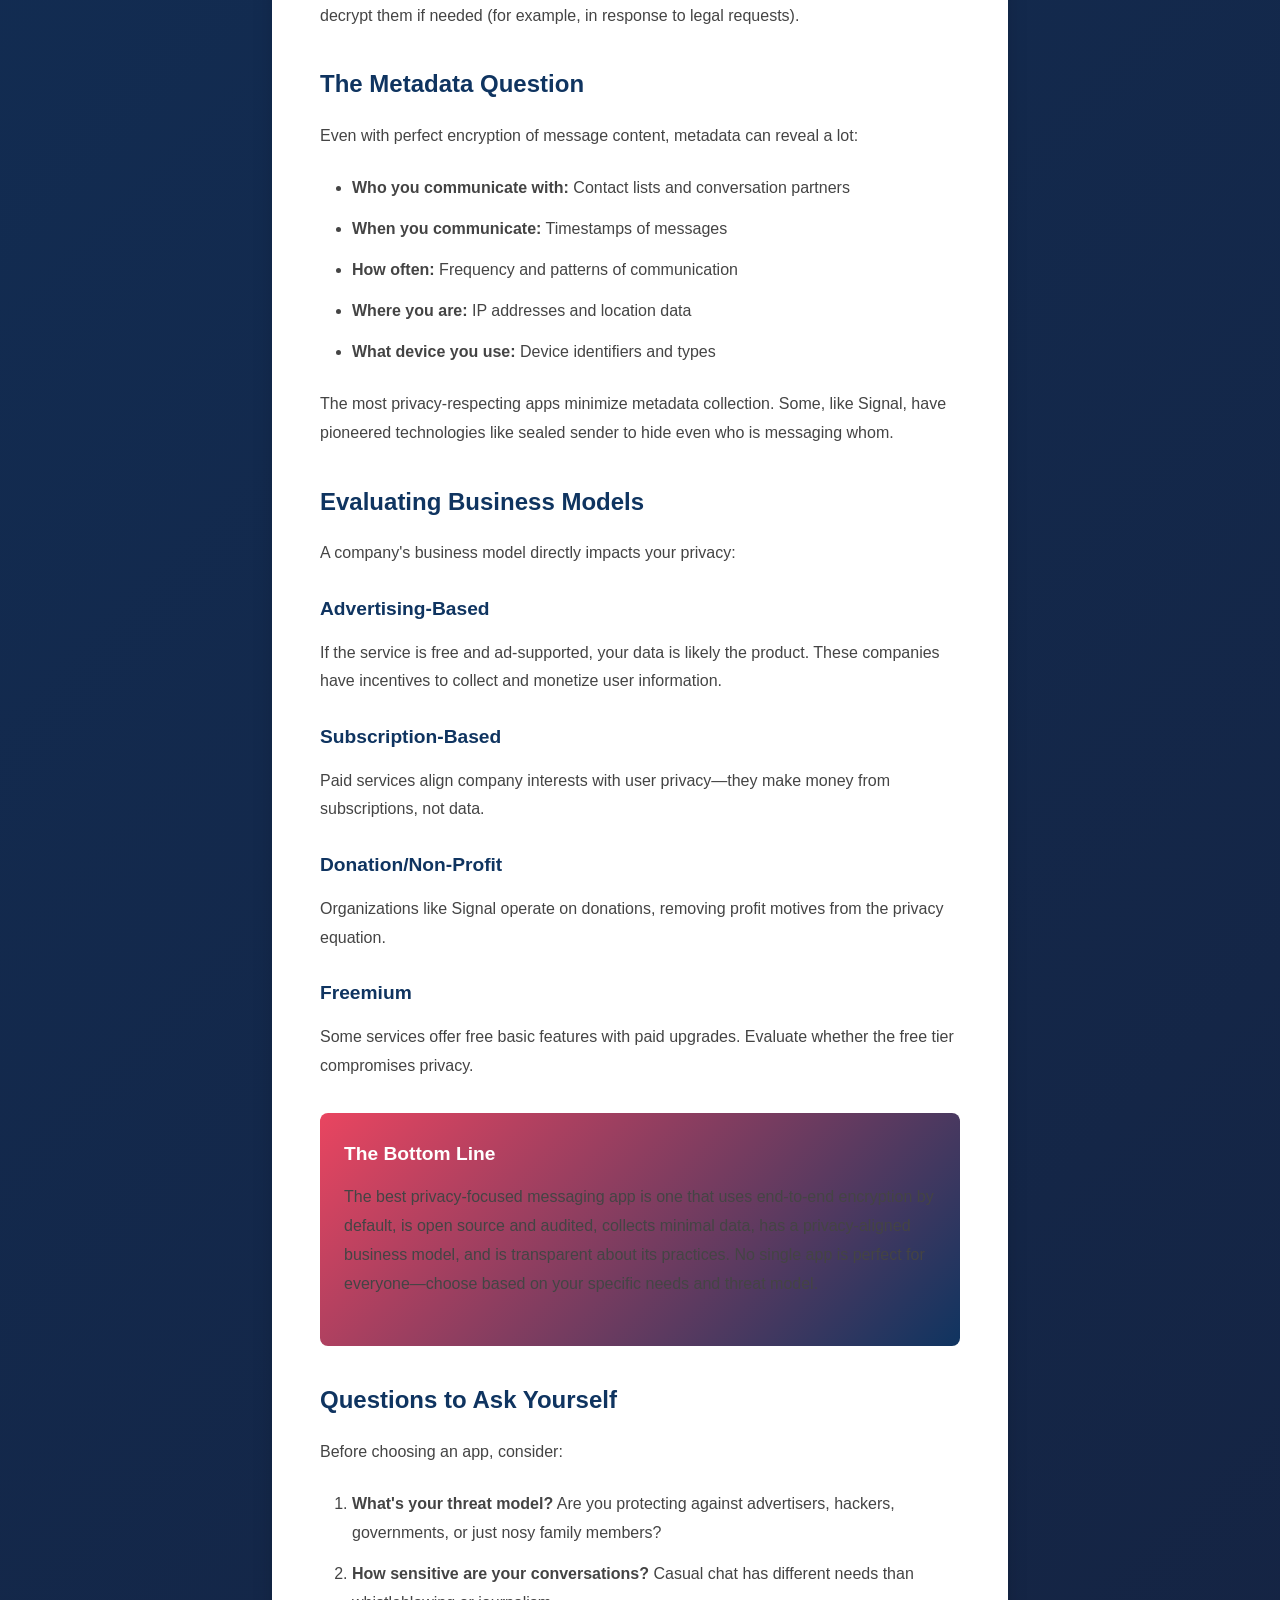
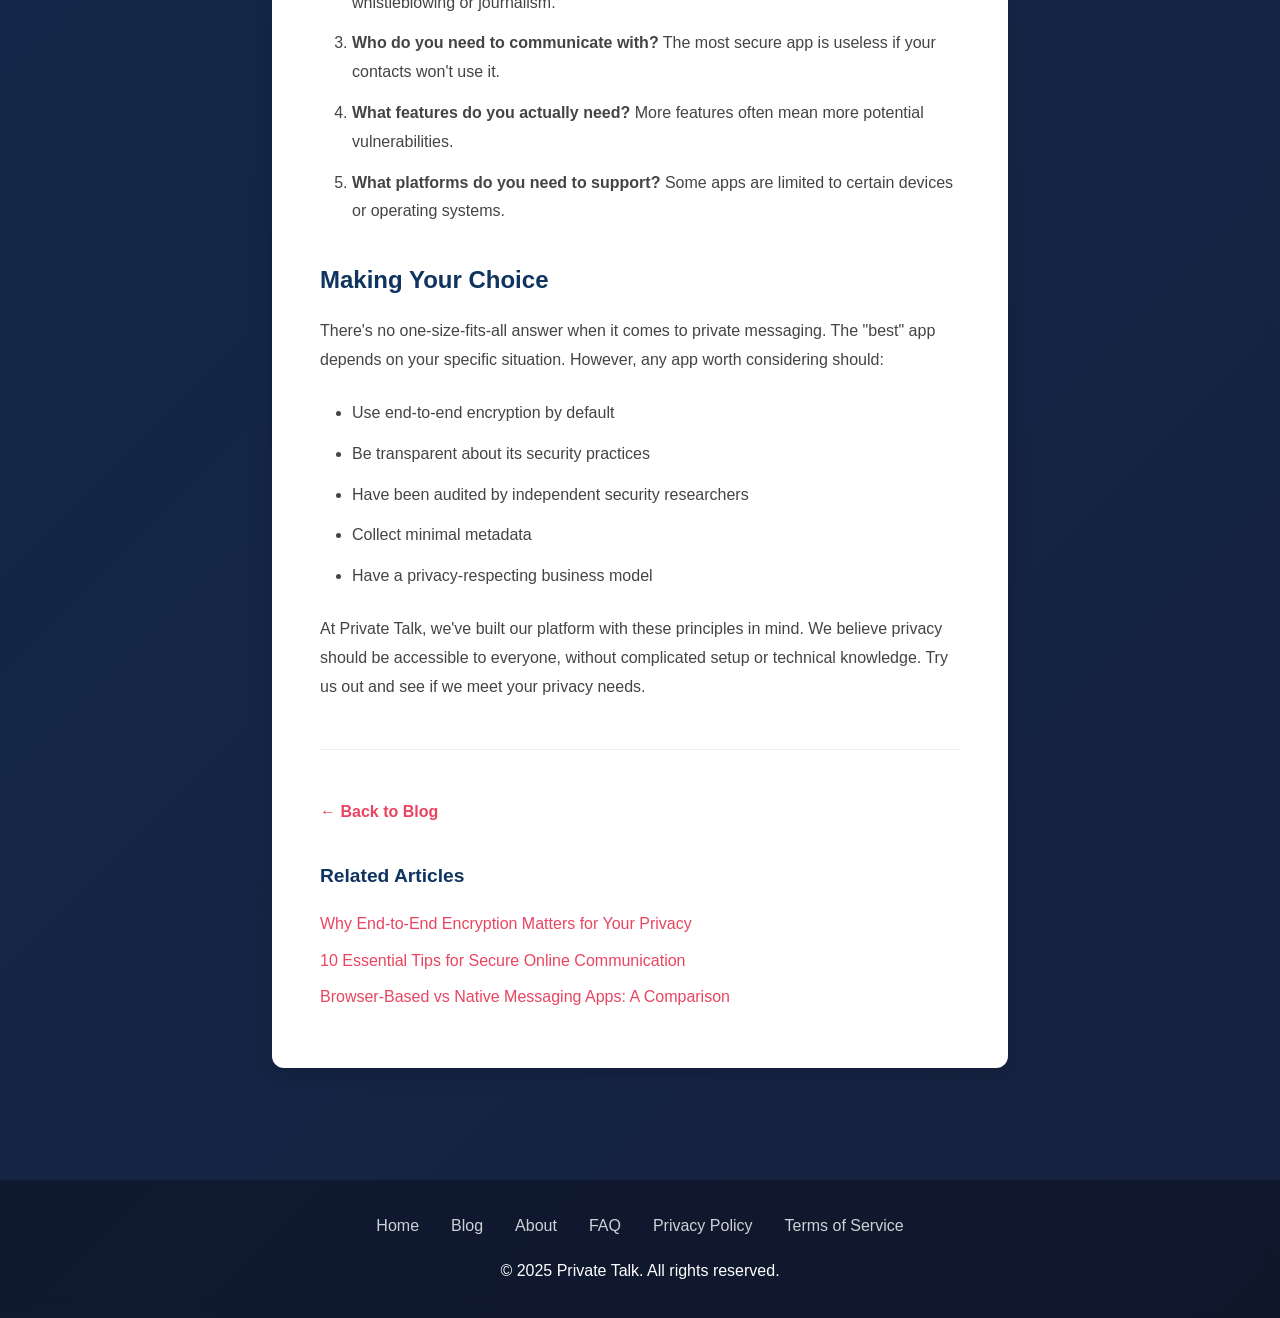
<file: articles/choosing-private-app.html>
<!doctype html>
<html lang="en">
  <head>
    <meta charset="UTF-8" />
    <link rel="icon" type="image/png" href="/logo.png" />
    <meta name="viewport" content="width=device-width, initial-scale=1.0" />
    <meta name="description" content="Key features and criteria to consider when selecting a privacy-focused messaging app that truly protects your data." />
    <meta name="keywords" content="private messaging app, secure messenger, privacy features, choosing messaging app, encrypted chat" />
    <title>How to Choose a Privacy-Focused Messaging App - Private Talk Blog</title>
    <script async src="https://pagead2.googlesyndication.com/pagead/js/adsbygoogle.js?client=ca-pub-3031120931689931"
         crossorigin="anonymous"></script>
    <style>
      * {
        margin: 0;
        padding: 0;
        box-sizing: border-box;
      }
      body {
        font-family: -apple-system, BlinkMacSystemFont, 'Segoe UI', Roboto, Oxygen, Ubuntu, sans-serif;
        line-height: 1.8;
        color: #333;
        background: linear-gradient(135deg, #0f3460 0%, #16213e 100%);
        min-height: 100vh;
      }
      .navbar {
        background: rgba(255, 255, 255, 0.95);
        padding: 1rem 2rem;
        box-shadow: 0 2px 10px rgba(0,0,0,0.1);
        position: sticky;
        top: 0;
        z-index: 100;
      }
      .nav-container {
        max-width: 1200px;
        margin: 0 auto;
        display: flex;
        justify-content: space-between;
        align-items: center;
      }
      .logo {
        display: flex;
        align-items: center;
        text-decoration: none;
        color: #0f3460;
        font-weight: bold;
        font-size: 1.5rem;
      }
      .logo img {
        width: 40px;
        height: 40px;
        margin-right: 10px;
      }
      .nav-links {
        display: flex;
        gap: 2rem;
        list-style: none;
      }
      .nav-links a {
        text-decoration: none;
        color: #0f3460;
        font-weight: 500;
        transition: color 0.3s;
      }
      .nav-links a:hover {
        color: #e94560;
      }
      .container {
        max-width: 800px;
        margin: 0 auto;
        padding: 2rem;
      }
      .breadcrumb {
        padding: 1rem 0;
        color: rgba(255, 255, 255, 0.8);
      }
      .breadcrumb a {
        color: rgba(255, 255, 255, 0.8);
        text-decoration: none;
      }
      .breadcrumb a:hover {
        color: white;
      }
      .article {
        background: white;
        border-radius: 12px;
        padding: 3rem;
        box-shadow: 0 4px 20px rgba(0,0,0,0.15);
        margin-bottom: 2rem;
      }
      .article-header {
        margin-bottom: 2rem;
        padding-bottom: 2rem;
        border-bottom: 1px solid #eee;
      }
      .article-meta {
        color: #888;
        font-size: 0.9rem;
        margin-bottom: 1rem;
      }
      .article h1 {
        color: #0f3460;
        font-size: 2.2rem;
        line-height: 1.3;
      }
      .article h2 {
        color: #0f3460;
        margin: 2rem 0 1rem;
        font-size: 1.5rem;
      }
      .article h3 {
        color: #0f3460;
        margin: 1.5rem 0 0.75rem;
        font-size: 1.2rem;
      }
      .article p {
        margin-bottom: 1.5rem;
        color: #444;
      }
      .article ul, .article ol {
        margin: 1rem 0 1.5rem 2rem;
        color: #444;
      }
      .article li {
        margin-bottom: 0.75rem;
      }
      .checklist {
        list-style: none;
        margin: 1.5rem 0;
        padding: 0;
      }
      .checklist li {
        background: #f8f9fa;
        padding: 1rem 1.5rem;
        margin-bottom: 0.75rem;
        border-radius: 8px;
        border-left: 4px solid #e94560;
        display: flex;
        align-items: flex-start;
        gap: 1rem;
      }
      .checklist .check-icon {
        font-size: 1.2rem;
        flex-shrink: 0;
      }
      .checklist .check-content h4 {
        color: #0f3460;
        margin-bottom: 0.25rem;
      }
      .checklist .check-content p {
        margin: 0;
        font-size: 0.9rem;
        color: #666;
      }
      .warning-box {
        background: #fff3cd;
        border: 1px solid #ffc107;
        border-radius: 8px;
        padding: 1.5rem;
        margin: 1.5rem 0;
      }
      .warning-box h4 {
        color: #856404;
        margin-bottom: 0.5rem;
        display: flex;
        align-items: center;
        gap: 0.5rem;
      }
      .warning-box p {
        color: #856404;
        margin: 0;
      }
      .feature-grid {
        display: grid;
        grid-template-columns: repeat(auto-fit, minmax(200px, 1fr));
        gap: 1rem;
        margin: 1.5rem 0;
      }
      .feature-card {
        background: #f8f9fa;
        padding: 1.5rem;
        border-radius: 8px;
        text-align: center;
      }
      .feature-card .icon {
        font-size: 2rem;
        margin-bottom: 0.5rem;
      }
      .feature-card h4 {
        color: #0f3460;
        margin-bottom: 0.5rem;
      }
      .feature-card.essential {
        border: 2px solid #28a745;
      }
      .feature-card.important {
        border: 2px solid #ffc107;
      }
      .feature-card.nice {
        border: 2px solid #6c757d;
      }
      .feature-card .badge {
        display: inline-block;
        padding: 0.2rem 0.5rem;
        border-radius: 4px;
        font-size: 0.75rem;
        font-weight: bold;
        margin-bottom: 0.5rem;
      }
      .feature-card.essential .badge {
        background: #28a745;
        color: white;
      }
      .feature-card.important .badge {
        background: #ffc107;
        color: #333;
      }
      .feature-card.nice .badge {
        background: #6c757d;
        color: white;
      }
      .key-takeaway {
        background: linear-gradient(135deg, #e94560 0%, #0f3460 100%);
        color: white;
        padding: 1.5rem;
        border-radius: 8px;
        margin: 2rem 0;
      }
      .key-takeaway h3 {
        color: white;
        margin-top: 0;
      }
      .article-footer {
        margin-top: 3rem;
        padding-top: 2rem;
        border-top: 1px solid #eee;
      }
      .related-articles {
        margin-top: 2rem;
      }
      .related-articles h3 {
        color: #0f3460;
        margin-bottom: 1rem;
      }
      .related-articles ul {
        list-style: none;
        margin: 0;
        padding: 0;
      }
      .related-articles li {
        margin-bottom: 0.5rem;
      }
      .related-articles a {
        color: #e94560;
        text-decoration: none;
      }
      .related-articles a:hover {
        text-decoration: underline;
      }
      .back-link {
        display: inline-block;
        color: #e94560;
        text-decoration: none;
        font-weight: 600;
        margin-top: 1rem;
      }
      .back-link:hover {
        text-decoration: underline;
      }
      .footer {
        background: rgba(0, 0, 0, 0.3);
        color: white;
        padding: 2rem;
        text-align: center;
        margin-top: 3rem;
      }
      .footer-links {
        display: flex;
        justify-content: center;
        gap: 2rem;
        margin-bottom: 1rem;
        flex-wrap: wrap;
      }
      .footer-links a {
        color: white;
        text-decoration: none;
        opacity: 0.8;
      }
      .footer-links a:hover {
        opacity: 1;
      }
      @media (max-width: 768px) {
        .nav-links {
          gap: 1rem;
          font-size: 0.9rem;
        }
        .article {
          padding: 1.5rem;
        }
        .article h1 {
          font-size: 1.8rem;
        }
      }
    </style>
  </head>
  <body>
    <nav class="navbar">
      <div class="nav-container">
        <a href="/" class="logo">
          <img src="/logo.png" alt="Private Talk Logo" />
          Private Talk
        </a>
        <ul class="nav-links">
          <li><a href="/">App</a></li>
          <li><a href="/blog.html">Blog</a></li>
          <li><a href="/about.html">About</a></li>
          <li><a href="/faq.html">FAQ</a></li>
        </ul>
      </div>
    </nav>

    <div class="container">
      <div class="breadcrumb">
        <a href="/">Home</a> / <a href="/blog.html">Blog</a> / How to Choose a Privacy-Focused Messaging App
      </div>

      <article class="article">
        <header class="article-header">
          <div class="article-meta">
            <span>December 15, 2024</span> · <span>11 min read</span>
          </div>
          <h1>How to Choose a Privacy-Focused Messaging App</h1>
        </header>

        <p>With privacy concerns growing and data breaches making headlines, more people are looking for messaging apps that truly protect their conversations. But with so many options claiming to be "secure" or "private," how do you separate marketing hype from genuine privacy protection? This guide will help you evaluate messaging apps and choose one that meets your privacy needs.</p>

        <h2>Essential Features to Look For</h2>

        <p>Not all privacy features are created equal. Here's what truly matters when evaluating a messaging app:</p>

        <div class="feature-grid">
          <div class="feature-card essential">
            <span class="badge">Essential</span>
            <div class="icon">🔐</div>
            <h4>End-to-End Encryption</h4>
            <p>Messages encrypted so only sender and recipient can read them</p>
          </div>
          <div class="feature-card essential">
            <span class="badge">Essential</span>
            <div class="icon">🔓</div>
            <h4>E2EE by Default</h4>
            <p>Encryption enabled automatically, not as an opt-in feature</p>
          </div>
          <div class="feature-card essential">
            <span class="badge">Essential</span>
            <div class="icon">📜</div>
            <h4>Open Source</h4>
            <p>Code available for security researchers to audit</p>
          </div>
          <div class="feature-card important">
            <span class="badge">Important</span>
            <div class="icon">📊</div>
            <h4>Minimal Data Collection</h4>
            <p>Service collects little to no metadata</p>
          </div>
          <div class="feature-card important">
            <span class="badge">Important</span>
            <div class="icon">⏱️</div>
            <h4>Disappearing Messages</h4>
            <p>Option for messages to auto-delete</p>
          </div>
          <div class="feature-card nice">
            <span class="badge">Nice to Have</span>
            <div class="icon">👤</div>
            <h4>Anonymous Signup</h4>
            <p>No phone number or email required</p>
          </div>
        </div>

        <h2>The Privacy Checklist</h2>

        <p>Use this checklist when evaluating any messaging app:</p>

        <ul class="checklist">
          <li>
            <span class="check-icon">🔒</span>
            <div class="check-content">
              <h4>Is end-to-end encryption enabled by default?</h4>
              <p>If encryption is optional, many users won't enable it, creating false expectations about privacy.</p>
            </div>
          </li>
          <li>
            <span class="check-icon">📖</span>
            <div class="check-content">
              <h4>Is the code open source and audited?</h4>
              <p>Independent security audits verify that the app does what it claims. Open source allows ongoing community review.</p>
            </div>
          </li>
          <li>
            <span class="check-icon">🏢</span>
            <div class="check-content">
              <h4>Who owns the company and what's their business model?</h4>
              <p>If a service is free, consider how they make money. Ad-supported models often conflict with privacy goals.</p>
            </div>
          </li>
          <li>
            <span class="check-icon">📋</span>
            <div class="check-content">
              <h4>What data does the app collect?</h4>
              <p>Even with encrypted messages, metadata (who you talk to, when, how often) can reveal a lot.</p>
            </div>
          </li>
          <li>
            <span class="check-icon">🌍</span>
            <div class="check-content">
              <h4>Where is the company based?</h4>
              <p>Jurisdiction matters—some countries have laws that can compel companies to compromise user privacy.</p>
            </div>
          </li>
          <li>
            <span class="check-icon">🔑</span>
            <div class="check-content">
              <h4>Who controls the encryption keys?</h4>
              <p>If the company holds your keys, they can decrypt your messages. True E2EE means only you have your keys.</p>
            </div>
          </li>
          <li>
            <span class="check-icon">📱</span>
            <div class="check-content">
              <h4>What permissions does the app require?</h4>
              <p>Be wary of apps that request excessive permissions (contacts, location, etc.) beyond what's needed for messaging.</p>
            </div>
          </li>
        </ul>

        <div class="warning-box">
          <h4>⚠️ Red Flags to Watch For</h4>
          <p>Be cautious of apps that: claim to be "unhackable" or "100% secure" (nothing is), require personal information for signup, have closed-source encryption implementations, are owned by advertising companies, or have had previous security controversies without transparent responses.</p>
        </div>

        <h2>Understanding Encryption Claims</h2>

        <p>Many apps claim to offer encryption, but the details matter:</p>

        <h3>End-to-End Encryption (E2EE)</h3>
        <p>This is the gold standard. Messages are encrypted on your device and can only be decrypted by the intended recipient. The service provider cannot read your messages. Examples: Signal Protocol, used by Signal, WhatsApp, and others.</p>

        <h3>Encryption in Transit</h3>
        <p>Messages are encrypted while traveling between your device and the server, but the server can decrypt and read them. This protects against eavesdropping but not against the service provider itself.</p>

        <h3>Encryption at Rest</h3>
        <p>Messages are encrypted when stored on servers, but the provider holds the keys and can decrypt them if needed (for example, in response to legal requests).</p>

        <h2>The Metadata Question</h2>

        <p>Even with perfect encryption of message content, metadata can reveal a lot:</p>

        <ul>
          <li><strong>Who you communicate with:</strong> Contact lists and conversation partners</li>
          <li><strong>When you communicate:</strong> Timestamps of messages</li>
          <li><strong>How often:</strong> Frequency and patterns of communication</li>
          <li><strong>Where you are:</strong> IP addresses and location data</li>
          <li><strong>What device you use:</strong> Device identifiers and types</li>
        </ul>

        <p>The most privacy-respecting apps minimize metadata collection. Some, like Signal, have pioneered technologies like sealed sender to hide even who is messaging whom.</p>

        <h2>Evaluating Business Models</h2>

        <p>A company's business model directly impacts your privacy:</p>

        <h3>Advertising-Based</h3>
        <p>If the service is free and ad-supported, your data is likely the product. These companies have incentives to collect and monetize user information.</p>

        <h3>Subscription-Based</h3>
        <p>Paid services align company interests with user privacy—they make money from subscriptions, not data.</p>

        <h3>Donation/Non-Profit</h3>
        <p>Organizations like Signal operate on donations, removing profit motives from the privacy equation.</p>

        <h3>Freemium</h3>
        <p>Some services offer free basic features with paid upgrades. Evaluate whether the free tier compromises privacy.</p>

        <div class="key-takeaway">
          <h3>The Bottom Line</h3>
          <p>The best privacy-focused messaging app is one that uses end-to-end encryption by default, is open source and audited, collects minimal data, has a privacy-aligned business model, and is transparent about its practices. No single app is perfect for everyone—choose based on your specific needs and threat model.</p>
        </div>

        <h2>Questions to Ask Yourself</h2>

        <p>Before choosing an app, consider:</p>

        <ol>
          <li><strong>What's your threat model?</strong> Are you protecting against advertisers, hackers, governments, or just nosy family members?</li>
          <li><strong>How sensitive are your conversations?</strong> Casual chat has different needs than whistleblowing or journalism.</li>
          <li><strong>Who do you need to communicate with?</strong> The most secure app is useless if your contacts won't use it.</li>
          <li><strong>What features do you actually need?</strong> More features often mean more potential vulnerabilities.</li>
          <li><strong>What platforms do you need to support?</strong> Some apps are limited to certain devices or operating systems.</li>
        </ol>

        <h2>Making Your Choice</h2>

        <p>There's no one-size-fits-all answer when it comes to private messaging. The "best" app depends on your specific situation. However, any app worth considering should:</p>

        <ul>
          <li>Use end-to-end encryption by default</li>
          <li>Be transparent about its security practices</li>
          <li>Have been audited by independent security researchers</li>
          <li>Collect minimal metadata</li>
          <li>Have a privacy-respecting business model</li>
        </ul>

        <p>At Private Talk, we've built our platform with these principles in mind. We believe privacy should be accessible to everyone, without complicated setup or technical knowledge. Try us out and see if we meet your privacy needs.</p>

        <div class="article-footer">
          <a href="/blog.html" class="back-link">← Back to Blog</a>
          
          <div class="related-articles">
            <h3>Related Articles</h3>
            <ul>
              <li><a href="/articles/encryption-matters.html">Why End-to-End Encryption Matters for Your Privacy</a></li>
              <li><a href="/articles/secure-communication-tips.html">10 Essential Tips for Secure Online Communication</a></li>
              <li><a href="/articles/browser-vs-native.html">Browser-Based vs Native Messaging Apps: A Comparison</a></li>
            </ul>
          </div>
        </div>
      </article>
    </div>

    <footer class="footer">
      <div class="footer-links">
        <a href="/">Home</a>
        <a href="/blog.html">Blog</a>
        <a href="/about.html">About</a>
        <a href="/faq.html">FAQ</a>
        <a href="/privacy.html">Privacy Policy</a>
        <a href="/terms.html">Terms of Service</a>
      </div>
      <p>&copy; 2025 Private Talk. All rights reserved.</p>
    </footer>
  </body>
</html>
</file>
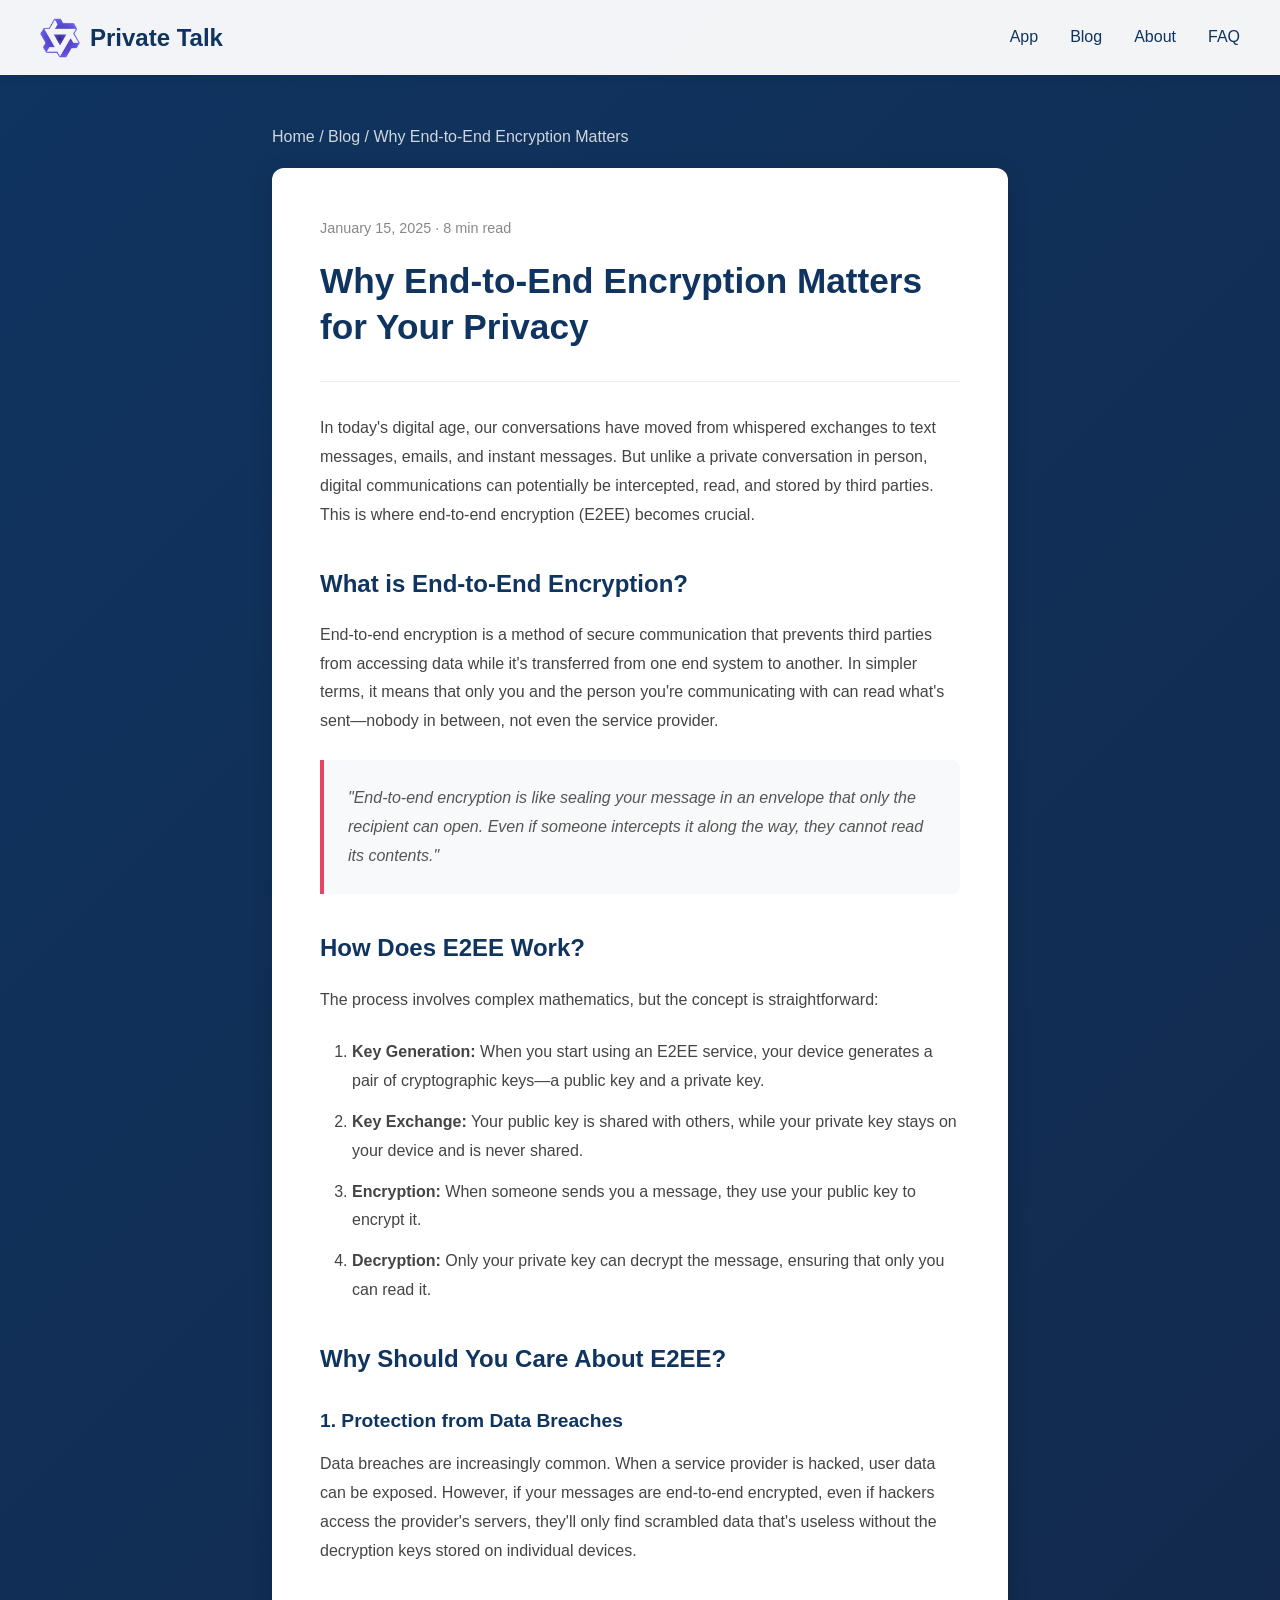
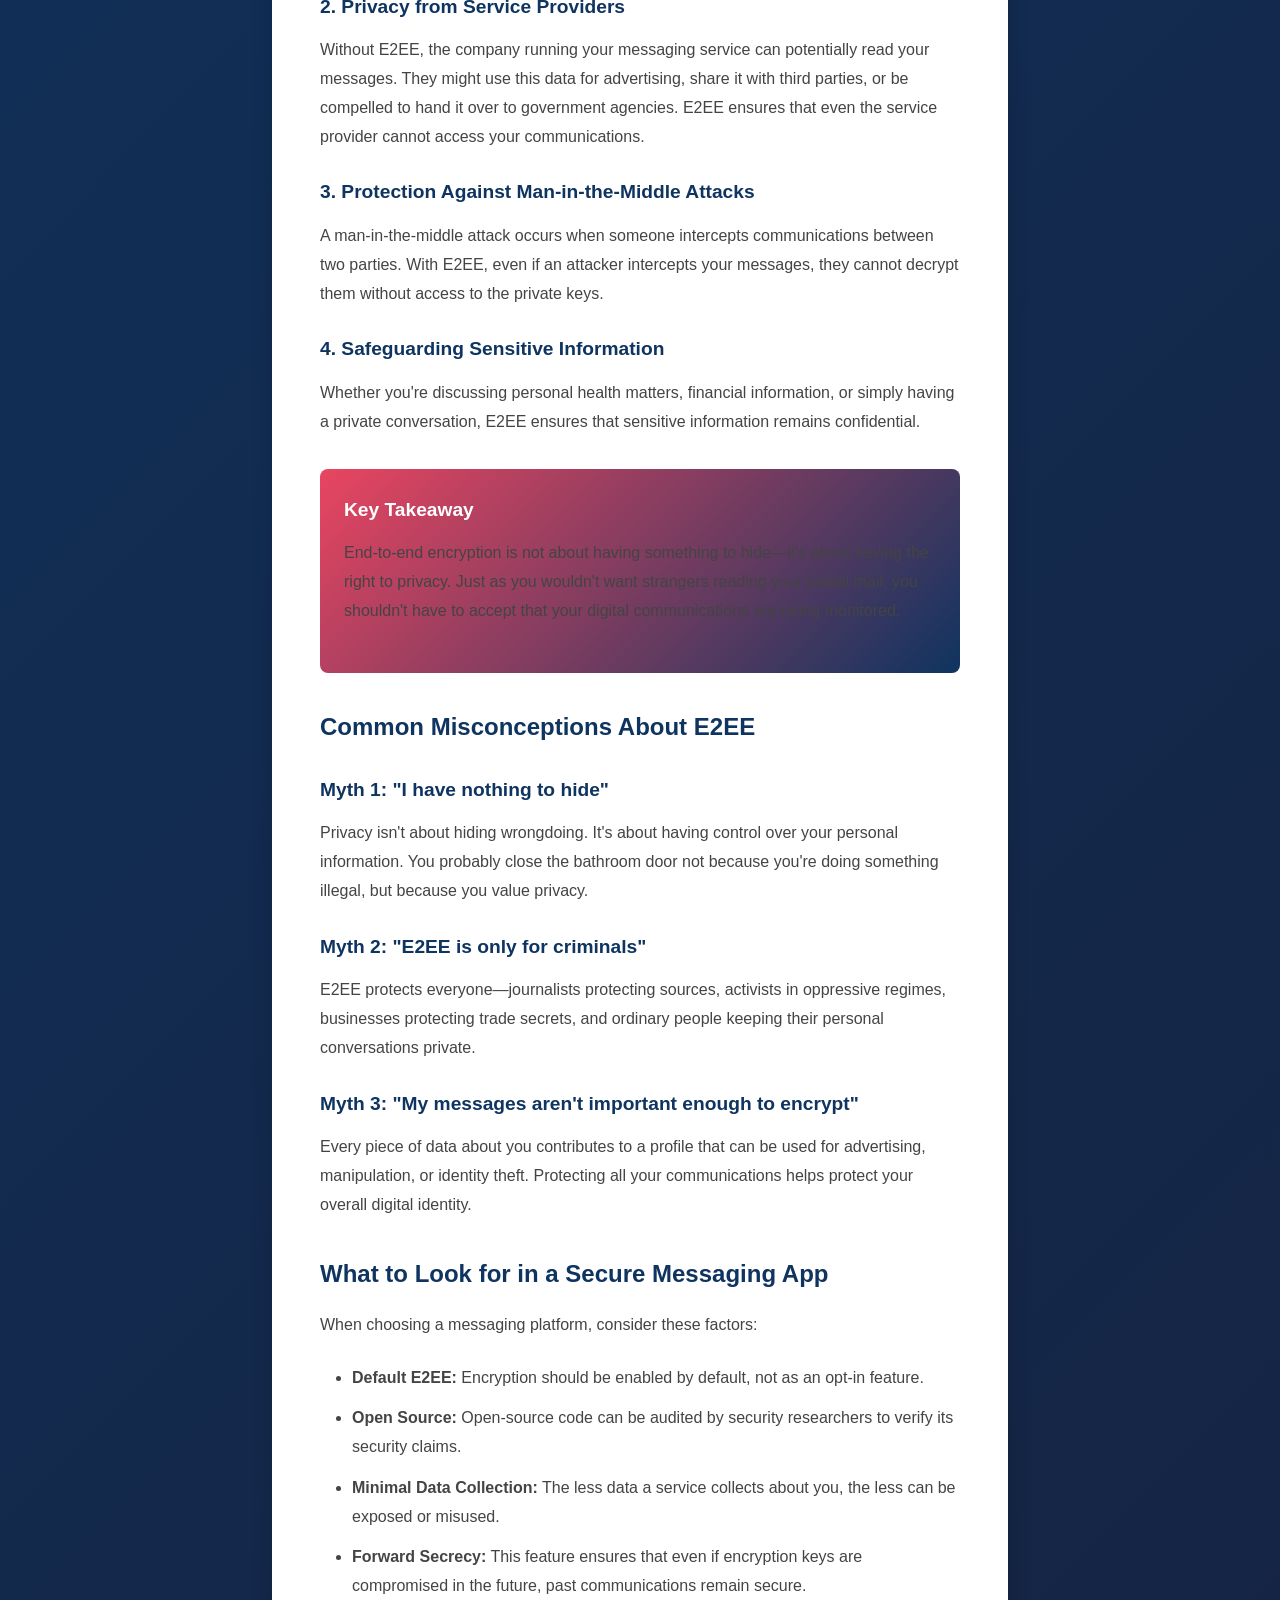
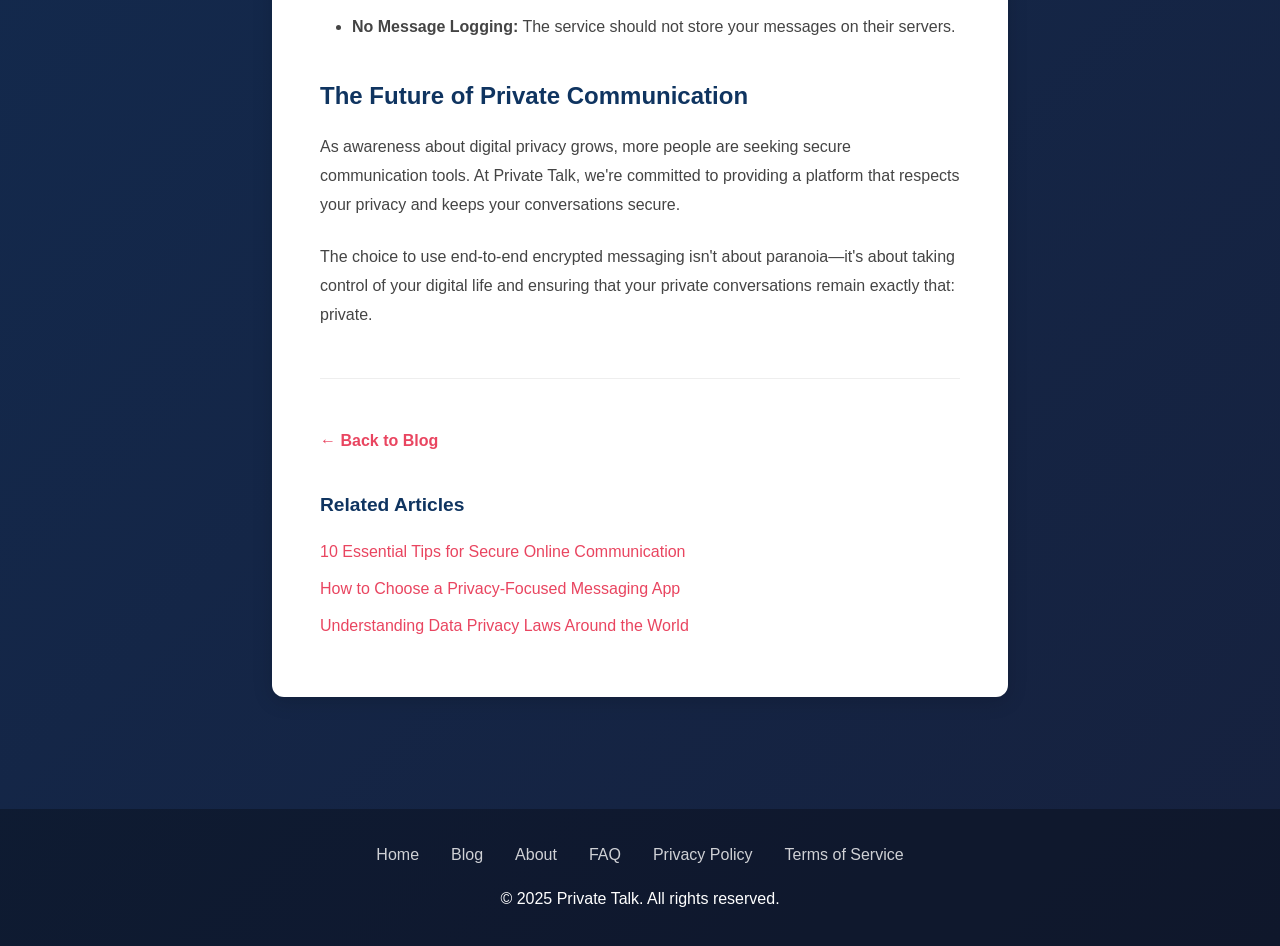
<file: articles/encryption-matters.html>
<!doctype html>
<html lang="en">
  <head>
    <meta charset="UTF-8" />
    <link rel="icon" type="image/png" href="/logo.png" />
    <meta name="viewport" content="width=device-width, initial-scale=1.0" />
    <meta name="description" content="Learn why end-to-end encryption is essential for protecting your private conversations and online privacy." />
    <meta name="keywords" content="end-to-end encryption, E2EE, privacy, secure messaging, data protection" />
    <title>Why End-to-End Encryption Matters for Your Privacy - Private Talk Blog</title>
    <script async src="https://pagead2.googlesyndication.com/pagead/js/adsbygoogle.js?client=ca-pub-3031120931689931"
         crossorigin="anonymous"></script>
    <style>
      * {
        margin: 0;
        padding: 0;
        box-sizing: border-box;
      }
      body {
        font-family: -apple-system, BlinkMacSystemFont, 'Segoe UI', Roboto, Oxygen, Ubuntu, sans-serif;
        line-height: 1.8;
        color: #333;
        background: linear-gradient(135deg, #0f3460 0%, #16213e 100%);
        min-height: 100vh;
      }
      .navbar {
        background: rgba(255, 255, 255, 0.95);
        padding: 1rem 2rem;
        box-shadow: 0 2px 10px rgba(0,0,0,0.1);
        position: sticky;
        top: 0;
        z-index: 100;
      }
      .nav-container {
        max-width: 1200px;
        margin: 0 auto;
        display: flex;
        justify-content: space-between;
        align-items: center;
      }
      .logo {
        display: flex;
        align-items: center;
        text-decoration: none;
        color: #0f3460;
        font-weight: bold;
        font-size: 1.5rem;
      }
      .logo img {
        width: 40px;
        height: 40px;
        margin-right: 10px;
      }
      .nav-links {
        display: flex;
        gap: 2rem;
        list-style: none;
      }
      .nav-links a {
        text-decoration: none;
        color: #0f3460;
        font-weight: 500;
        transition: color 0.3s;
      }
      .nav-links a:hover {
        color: #e94560;
      }
      .container {
        max-width: 800px;
        margin: 0 auto;
        padding: 2rem;
      }
      .breadcrumb {
        padding: 1rem 0;
        color: rgba(255, 255, 255, 0.8);
      }
      .breadcrumb a {
        color: rgba(255, 255, 255, 0.8);
        text-decoration: none;
      }
      .breadcrumb a:hover {
        color: white;
      }
      .article {
        background: white;
        border-radius: 12px;
        padding: 3rem;
        box-shadow: 0 4px 20px rgba(0,0,0,0.15);
        margin-bottom: 2rem;
      }
      .article-header {
        margin-bottom: 2rem;
        padding-bottom: 2rem;
        border-bottom: 1px solid #eee;
      }
      .article-meta {
        color: #888;
        font-size: 0.9rem;
        margin-bottom: 1rem;
      }
      .article h1 {
        color: #0f3460;
        font-size: 2.2rem;
        line-height: 1.3;
      }
      .article h2 {
        color: #0f3460;
        margin: 2rem 0 1rem;
        font-size: 1.5rem;
      }
      .article h3 {
        color: #0f3460;
        margin: 1.5rem 0 0.75rem;
        font-size: 1.2rem;
      }
      .article p {
        margin-bottom: 1.5rem;
        color: #444;
      }
      .article ul, .article ol {
        margin: 1rem 0 1.5rem 2rem;
        color: #444;
      }
      .article li {
        margin-bottom: 0.75rem;
      }
      .article blockquote {
        background: #f8f9fa;
        border-left: 4px solid #e94560;
        padding: 1.5rem;
        margin: 1.5rem 0;
        border-radius: 0 8px 8px 0;
        font-style: italic;
        color: #555;
      }
      .article img {
        max-width: 100%;
        height: auto;
        border-radius: 8px;
        margin: 1.5rem 0;
      }
      .key-takeaway {
        background: linear-gradient(135deg, #e94560 0%, #0f3460 100%);
        color: white;
        padding: 1.5rem;
        border-radius: 8px;
        margin: 2rem 0;
      }
      .key-takeaway h3 {
        color: white;
        margin-top: 0;
      }
      .article-footer {
        margin-top: 3rem;
        padding-top: 2rem;
        border-top: 1px solid #eee;
      }
      .related-articles {
        margin-top: 2rem;
      }
      .related-articles h3 {
        color: #0f3460;
        margin-bottom: 1rem;
      }
      .related-articles ul {
        list-style: none;
        margin: 0;
        padding: 0;
      }
      .related-articles li {
        margin-bottom: 0.5rem;
      }
      .related-articles a {
        color: #e94560;
        text-decoration: none;
      }
      .related-articles a:hover {
        text-decoration: underline;
      }
      .back-link {
        display: inline-block;
        color: #e94560;
        text-decoration: none;
        font-weight: 600;
        margin-top: 1rem;
      }
      .back-link:hover {
        text-decoration: underline;
      }
      .footer {
        background: rgba(0, 0, 0, 0.3);
        color: white;
        padding: 2rem;
        text-align: center;
        margin-top: 3rem;
      }
      .footer-links {
        display: flex;
        justify-content: center;
        gap: 2rem;
        margin-bottom: 1rem;
        flex-wrap: wrap;
      }
      .footer-links a {
        color: white;
        text-decoration: none;
        opacity: 0.8;
      }
      .footer-links a:hover {
        opacity: 1;
      }
      @media (max-width: 768px) {
        .nav-links {
          gap: 1rem;
          font-size: 0.9rem;
        }
        .article {
          padding: 1.5rem;
        }
        .article h1 {
          font-size: 1.8rem;
        }
      }
    </style>
  </head>
  <body>
    <nav class="navbar">
      <div class="nav-container">
        <a href="/" class="logo">
          <img src="/logo.png" alt="Private Talk Logo" />
          Private Talk
        </a>
        <ul class="nav-links">
          <li><a href="/">App</a></li>
          <li><a href="/blog.html">Blog</a></li>
          <li><a href="/about.html">About</a></li>
          <li><a href="/faq.html">FAQ</a></li>
        </ul>
      </div>
    </nav>

    <div class="container">
      <div class="breadcrumb">
        <a href="/">Home</a> / <a href="/blog.html">Blog</a> / Why End-to-End Encryption Matters
      </div>

      <article class="article">
        <header class="article-header">
          <div class="article-meta">
            <span>January 15, 2025</span> · <span>8 min read</span>
          </div>
          <h1>Why End-to-End Encryption Matters for Your Privacy</h1>
        </header>

        <p>In today's digital age, our conversations have moved from whispered exchanges to text messages, emails, and instant messages. But unlike a private conversation in person, digital communications can potentially be intercepted, read, and stored by third parties. This is where end-to-end encryption (E2EE) becomes crucial.</p>

        <h2>What is End-to-End Encryption?</h2>
        
        <p>End-to-end encryption is a method of secure communication that prevents third parties from accessing data while it's transferred from one end system to another. In simpler terms, it means that only you and the person you're communicating with can read what's sent—nobody in between, not even the service provider.</p>

        <blockquote>
          "End-to-end encryption is like sealing your message in an envelope that only the recipient can open. Even if someone intercepts it along the way, they cannot read its contents."
        </blockquote>

        <h2>How Does E2EE Work?</h2>
        
        <p>The process involves complex mathematics, but the concept is straightforward:</p>

        <ol>
          <li><strong>Key Generation:</strong> When you start using an E2EE service, your device generates a pair of cryptographic keys—a public key and a private key.</li>
          <li><strong>Key Exchange:</strong> Your public key is shared with others, while your private key stays on your device and is never shared.</li>
          <li><strong>Encryption:</strong> When someone sends you a message, they use your public key to encrypt it.</li>
          <li><strong>Decryption:</strong> Only your private key can decrypt the message, ensuring that only you can read it.</li>
        </ol>

        <h2>Why Should You Care About E2EE?</h2>

        <h3>1. Protection from Data Breaches</h3>
        <p>Data breaches are increasingly common. When a service provider is hacked, user data can be exposed. However, if your messages are end-to-end encrypted, even if hackers access the provider's servers, they'll only find scrambled data that's useless without the decryption keys stored on individual devices.</p>

        <h3>2. Privacy from Service Providers</h3>
        <p>Without E2EE, the company running your messaging service can potentially read your messages. They might use this data for advertising, share it with third parties, or be compelled to hand it over to government agencies. E2EE ensures that even the service provider cannot access your communications.</p>

        <h3>3. Protection Against Man-in-the-Middle Attacks</h3>
        <p>A man-in-the-middle attack occurs when someone intercepts communications between two parties. With E2EE, even if an attacker intercepts your messages, they cannot decrypt them without access to the private keys.</p>

        <h3>4. Safeguarding Sensitive Information</h3>
        <p>Whether you're discussing personal health matters, financial information, or simply having a private conversation, E2EE ensures that sensitive information remains confidential.</p>

        <div class="key-takeaway">
          <h3>Key Takeaway</h3>
          <p>End-to-end encryption is not about having something to hide—it's about having the right to privacy. Just as you wouldn't want strangers reading your postal mail, you shouldn't have to accept that your digital communications are being monitored.</p>
        </div>

        <h2>Common Misconceptions About E2EE</h2>

        <h3>Myth 1: "I have nothing to hide"</h3>
        <p>Privacy isn't about hiding wrongdoing. It's about having control over your personal information. You probably close the bathroom door not because you're doing something illegal, but because you value privacy.</p>

        <h3>Myth 2: "E2EE is only for criminals"</h3>
        <p>E2EE protects everyone—journalists protecting sources, activists in oppressive regimes, businesses protecting trade secrets, and ordinary people keeping their personal conversations private.</p>

        <h3>Myth 3: "My messages aren't important enough to encrypt"</h3>
        <p>Every piece of data about you contributes to a profile that can be used for advertising, manipulation, or identity theft. Protecting all your communications helps protect your overall digital identity.</p>

        <h2>What to Look for in a Secure Messaging App</h2>

        <p>When choosing a messaging platform, consider these factors:</p>

        <ul>
          <li><strong>Default E2EE:</strong> Encryption should be enabled by default, not as an opt-in feature.</li>
          <li><strong>Open Source:</strong> Open-source code can be audited by security researchers to verify its security claims.</li>
          <li><strong>Minimal Data Collection:</strong> The less data a service collects about you, the less can be exposed or misused.</li>
          <li><strong>Forward Secrecy:</strong> This feature ensures that even if encryption keys are compromised in the future, past communications remain secure.</li>
          <li><strong>No Message Logging:</strong> The service should not store your messages on their servers.</li>
        </ul>

        <h2>The Future of Private Communication</h2>

        <p>As awareness about digital privacy grows, more people are seeking secure communication tools. At Private Talk, we're committed to providing a platform that respects your privacy and keeps your conversations secure.</p>

        <p>The choice to use end-to-end encrypted messaging isn't about paranoia—it's about taking control of your digital life and ensuring that your private conversations remain exactly that: private.</p>

        <div class="article-footer">
          <a href="/blog.html" class="back-link">← Back to Blog</a>
          
          <div class="related-articles">
            <h3>Related Articles</h3>
            <ul>
              <li><a href="/articles/secure-communication-tips.html">10 Essential Tips for Secure Online Communication</a></li>
              <li><a href="/articles/choosing-private-app.html">How to Choose a Privacy-Focused Messaging App</a></li>
              <li><a href="/articles/privacy-laws.html">Understanding Data Privacy Laws Around the World</a></li>
            </ul>
          </div>
        </div>
      </article>
    </div>

    <footer class="footer">
      <div class="footer-links">
        <a href="/">Home</a>
        <a href="/blog.html">Blog</a>
        <a href="/about.html">About</a>
        <a href="/faq.html">FAQ</a>
        <a href="/privacy.html">Privacy Policy</a>
        <a href="/terms.html">Terms of Service</a>
      </div>
      <p>&copy; 2025 Private Talk. All rights reserved.</p>
    </footer>
  </body>
</html>
</file>
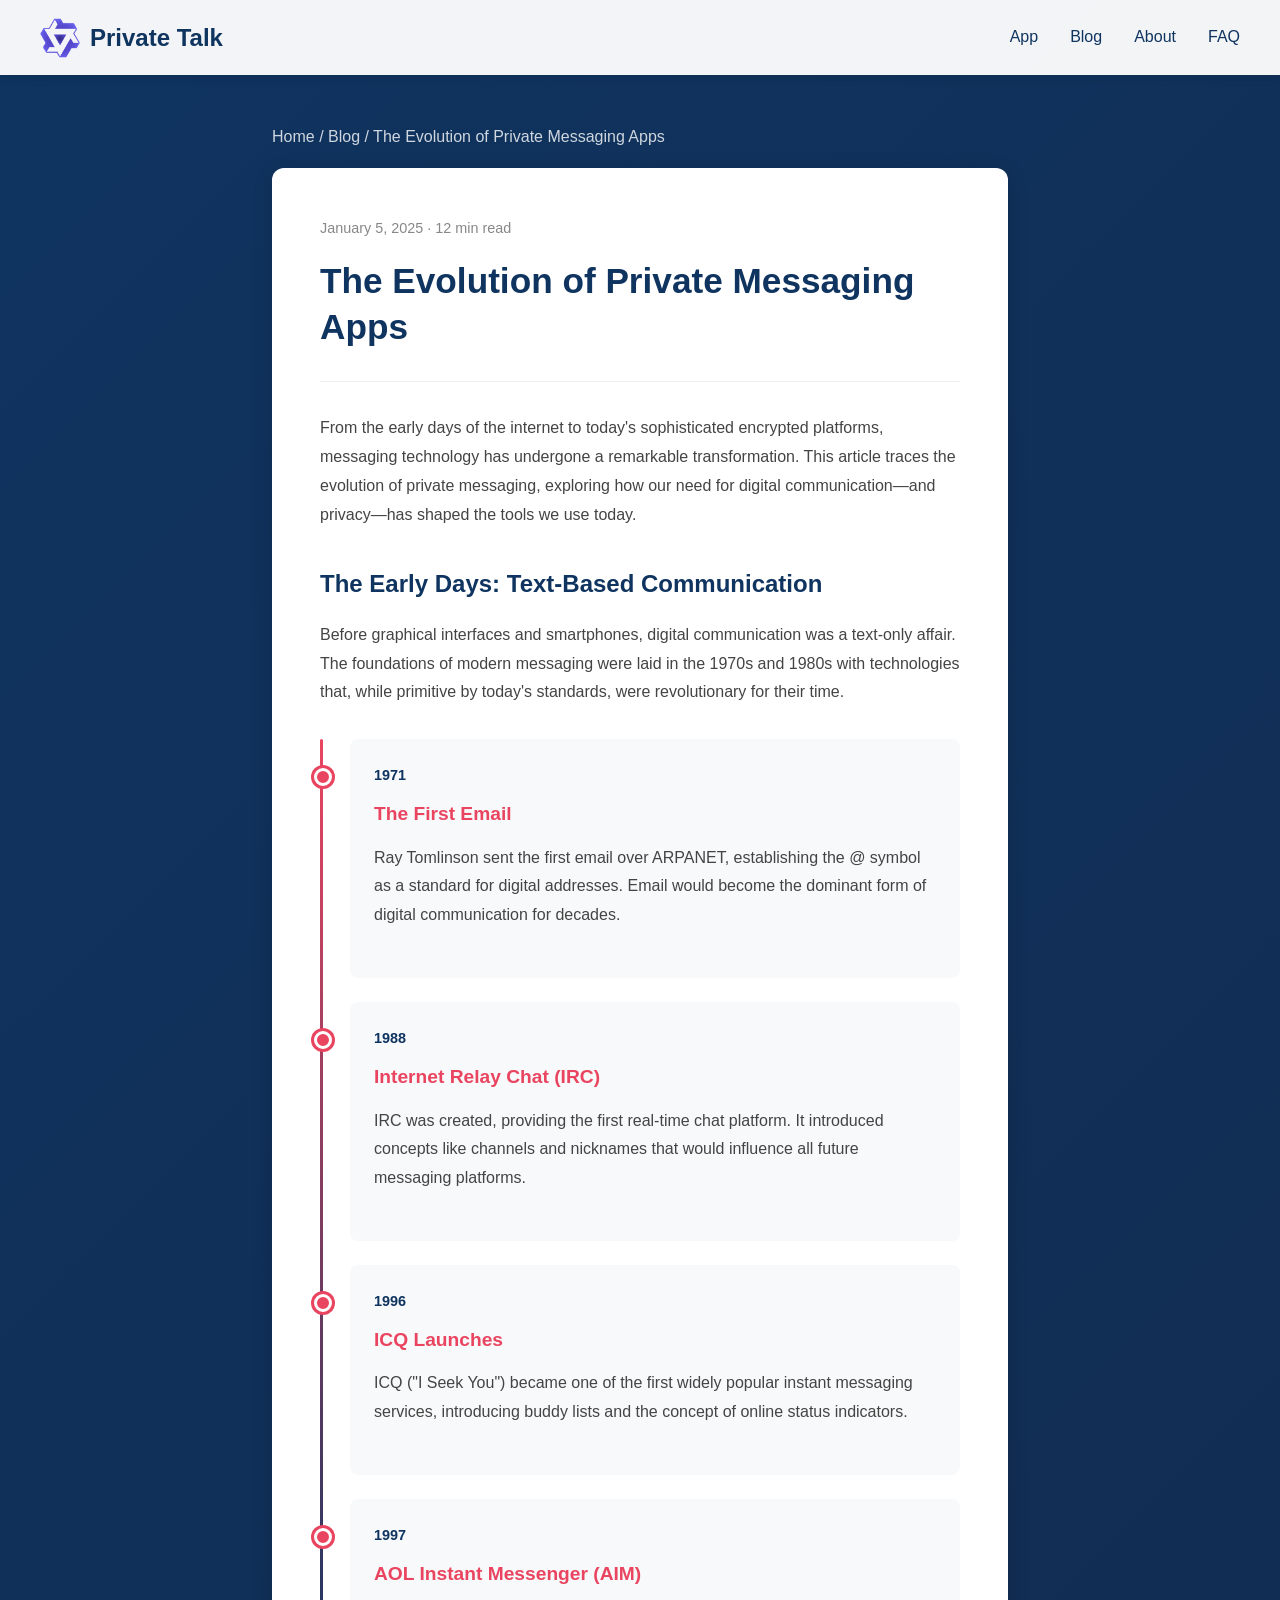
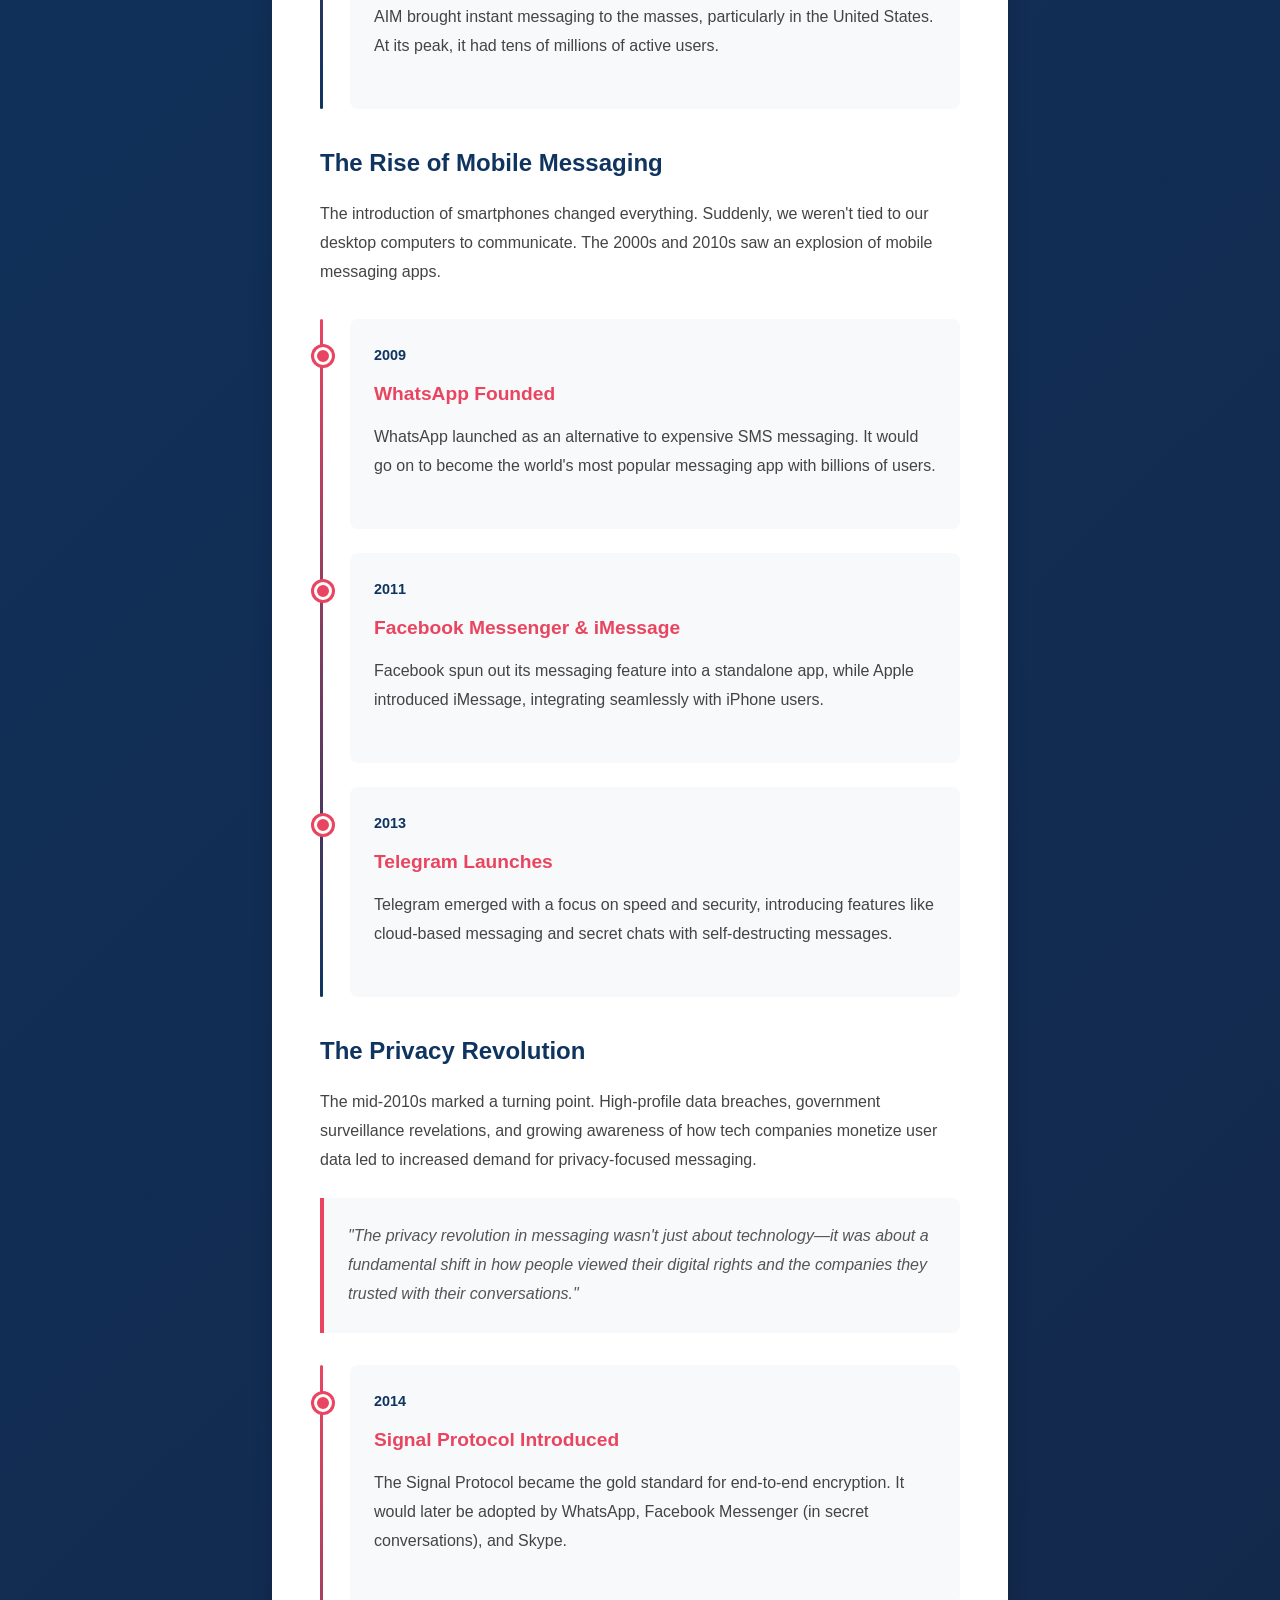
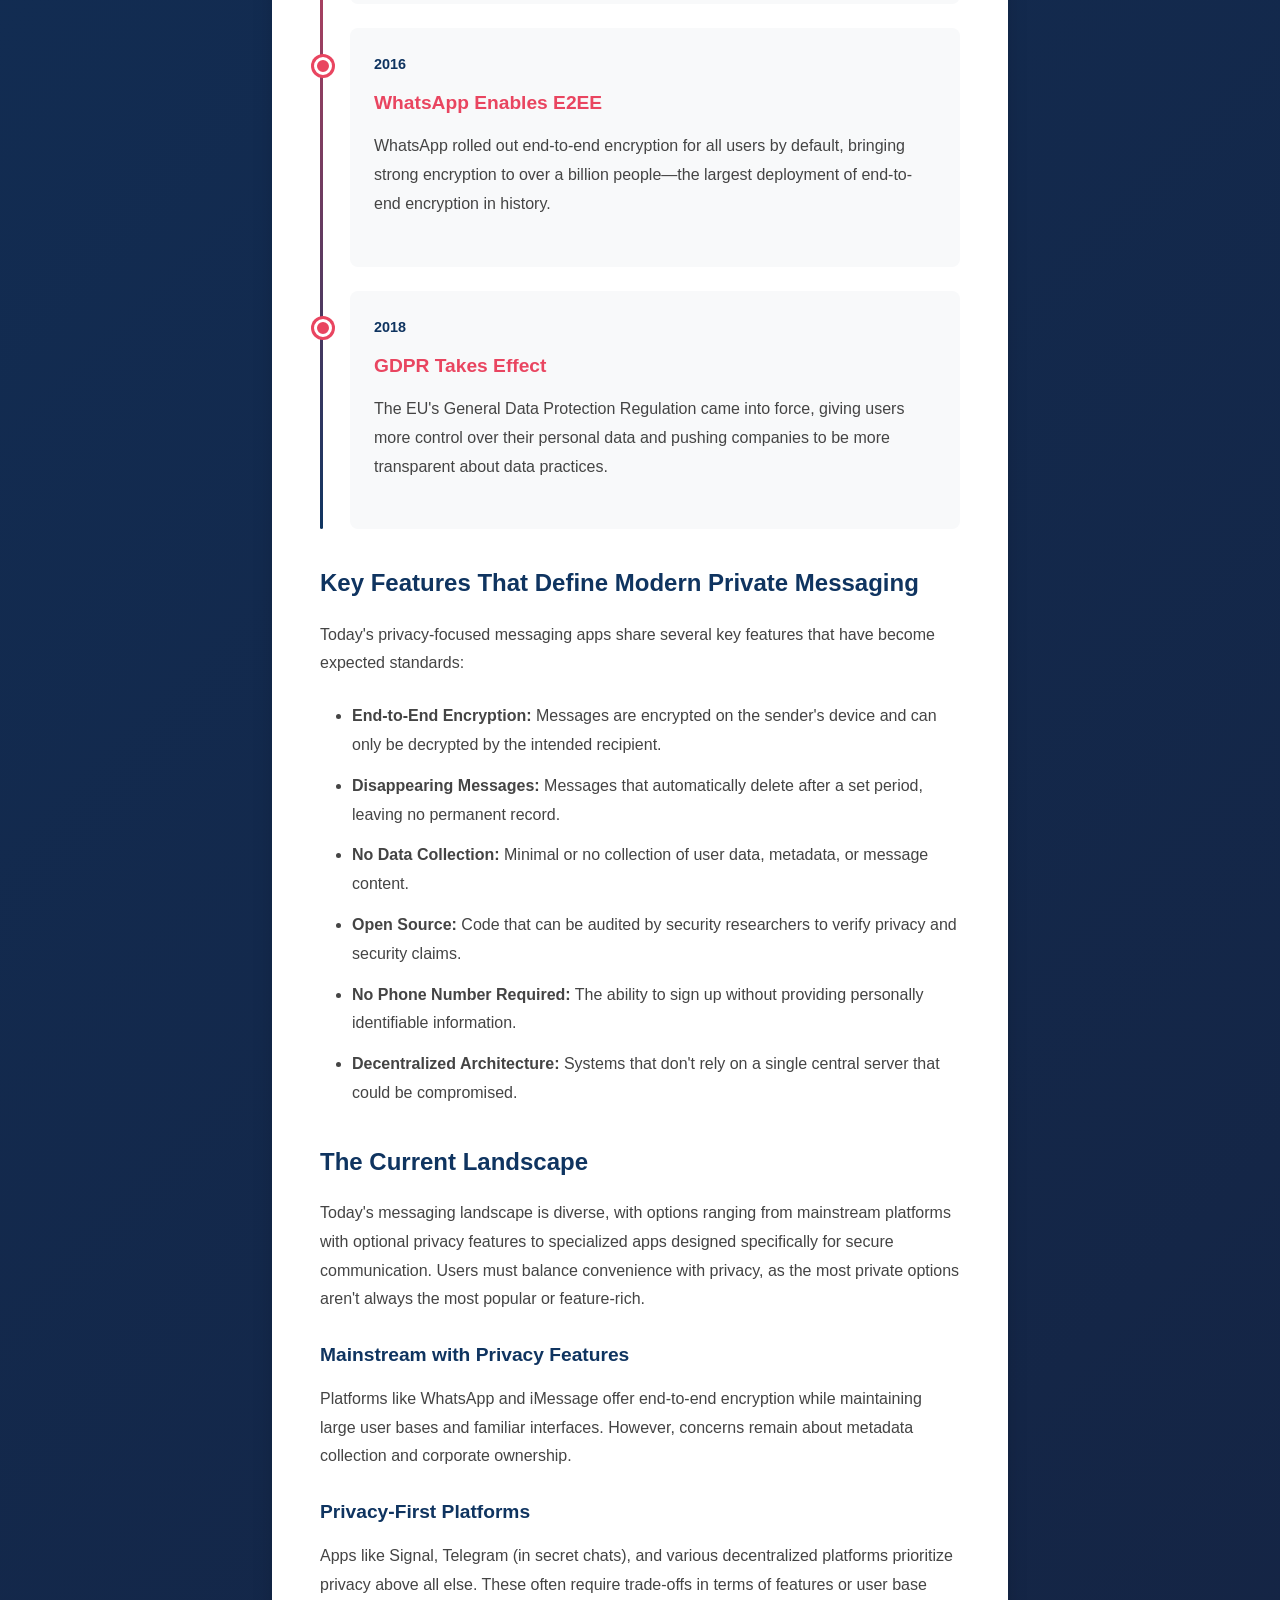
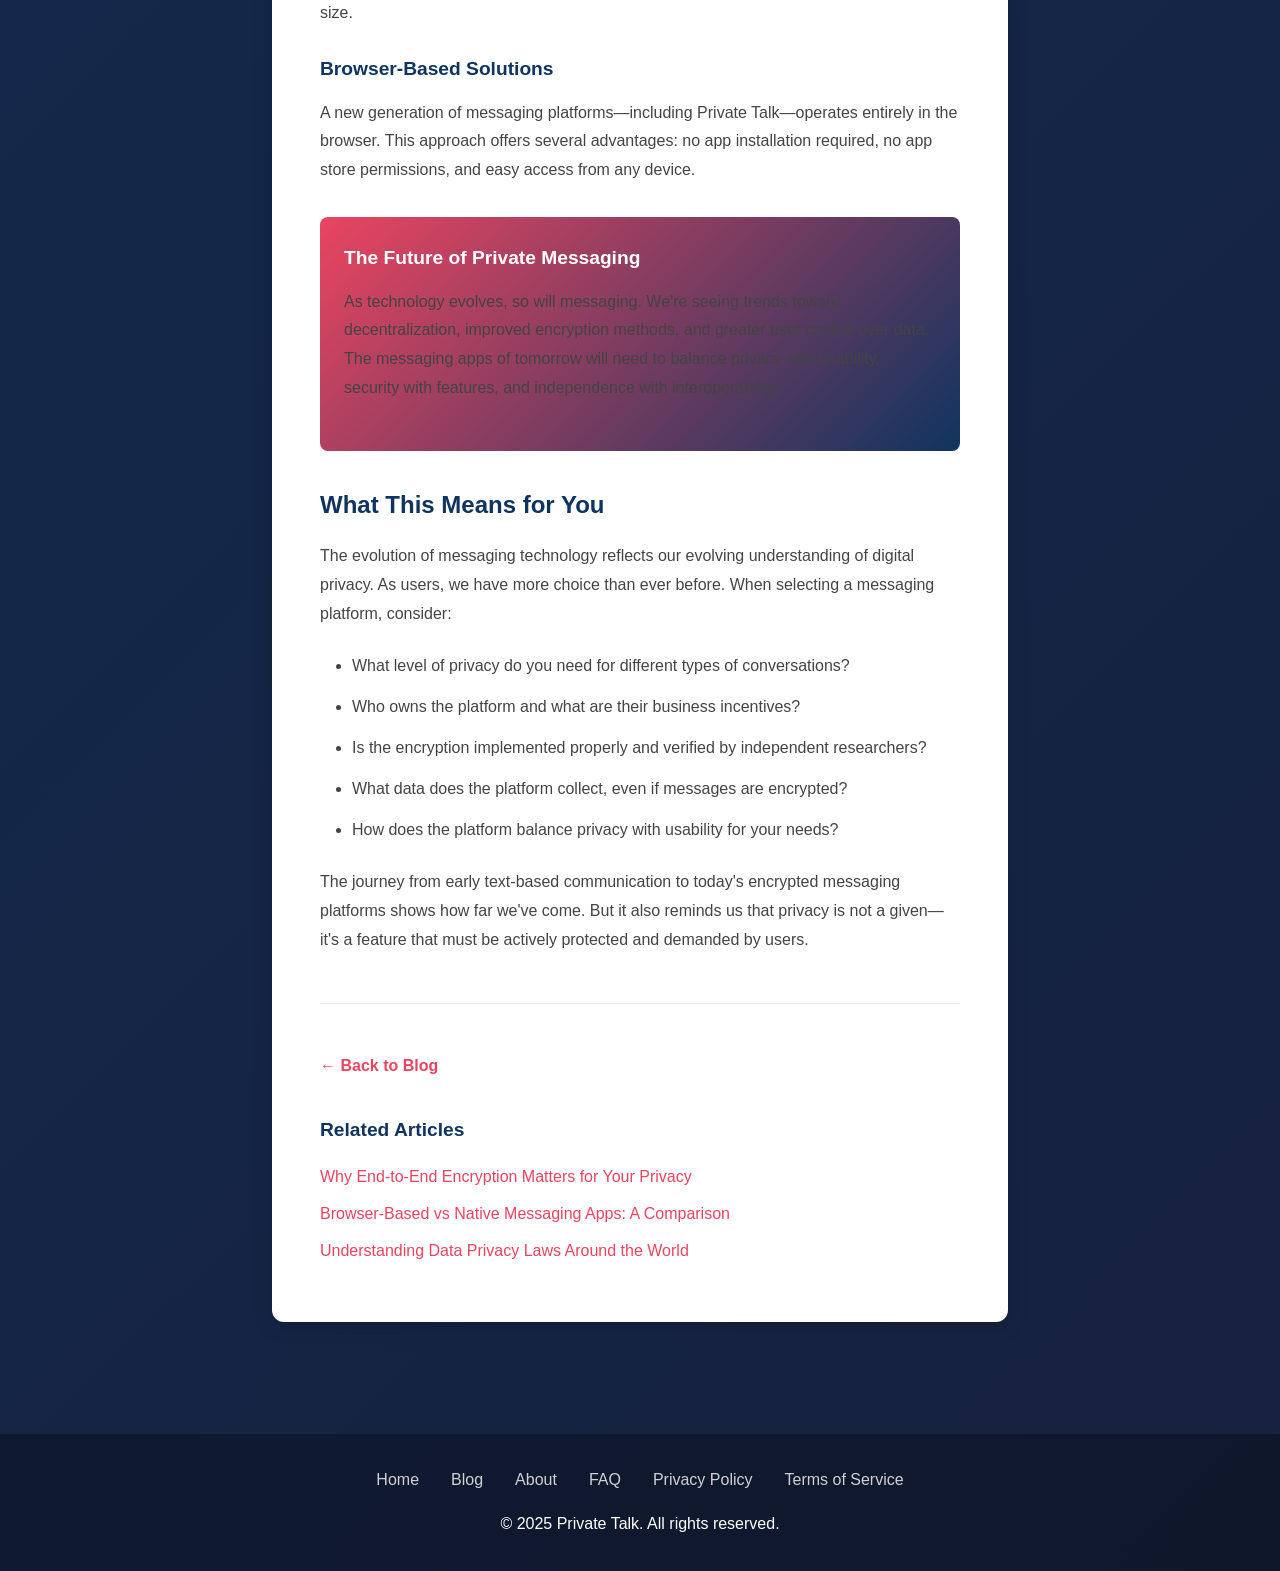
<file: articles/messaging-evolution.html>
<!doctype html>
<html lang="en">
  <head>
    <meta charset="UTF-8" />
    <link rel="icon" type="image/png" href="/logo.png" />
    <meta name="viewport" content="width=device-width, initial-scale=1.0" />
    <meta name="description" content="Explore the history and evolution of private messaging apps, from early instant messengers to modern encrypted platforms." />
    <meta name="keywords" content="messaging history, instant messaging, chat apps evolution, private messaging, communication technology" />
    <title>The Evolution of Private Messaging Apps - Private Talk Blog</title>
    <script async src="https://pagead2.googlesyndication.com/pagead/js/adsbygoogle.js?client=ca-pub-3031120931689931"
         crossorigin="anonymous"></script>
    <style>
      * {
        margin: 0;
        padding: 0;
        box-sizing: border-box;
      }
      body {
        font-family: -apple-system, BlinkMacSystemFont, 'Segoe UI', Roboto, Oxygen, Ubuntu, sans-serif;
        line-height: 1.8;
        color: #333;
        background: linear-gradient(135deg, #0f3460 0%, #16213e 100%);
        min-height: 100vh;
      }
      .navbar {
        background: rgba(255, 255, 255, 0.95);
        padding: 1rem 2rem;
        box-shadow: 0 2px 10px rgba(0,0,0,0.1);
        position: sticky;
        top: 0;
        z-index: 100;
      }
      .nav-container {
        max-width: 1200px;
        margin: 0 auto;
        display: flex;
        justify-content: space-between;
        align-items: center;
      }
      .logo {
        display: flex;
        align-items: center;
        text-decoration: none;
        color: #0f3460;
        font-weight: bold;
        font-size: 1.5rem;
      }
      .logo img {
        width: 40px;
        height: 40px;
        margin-right: 10px;
      }
      .nav-links {
        display: flex;
        gap: 2rem;
        list-style: none;
      }
      .nav-links a {
        text-decoration: none;
        color: #0f3460;
        font-weight: 500;
        transition: color 0.3s;
      }
      .nav-links a:hover {
        color: #e94560;
      }
      .container {
        max-width: 800px;
        margin: 0 auto;
        padding: 2rem;
      }
      .breadcrumb {
        padding: 1rem 0;
        color: rgba(255, 255, 255, 0.8);
      }
      .breadcrumb a {
        color: rgba(255, 255, 255, 0.8);
        text-decoration: none;
      }
      .breadcrumb a:hover {
        color: white;
      }
      .article {
        background: white;
        border-radius: 12px;
        padding: 3rem;
        box-shadow: 0 4px 20px rgba(0,0,0,0.15);
        margin-bottom: 2rem;
      }
      .article-header {
        margin-bottom: 2rem;
        padding-bottom: 2rem;
        border-bottom: 1px solid #eee;
      }
      .article-meta {
        color: #888;
        font-size: 0.9rem;
        margin-bottom: 1rem;
      }
      .article h1 {
        color: #0f3460;
        font-size: 2.2rem;
        line-height: 1.3;
      }
      .article h2 {
        color: #0f3460;
        margin: 2rem 0 1rem;
        font-size: 1.5rem;
      }
      .article h3 {
        color: #0f3460;
        margin: 1.5rem 0 0.75rem;
        font-size: 1.2rem;
      }
      .article p {
        margin-bottom: 1.5rem;
        color: #444;
      }
      .article ul, .article ol {
        margin: 1rem 0 1.5rem 2rem;
        color: #444;
      }
      .article li {
        margin-bottom: 0.75rem;
      }
      .article blockquote {
        background: #f8f9fa;
        border-left: 4px solid #e94560;
        padding: 1.5rem;
        margin: 1.5rem 0;
        border-radius: 0 8px 8px 0;
        font-style: italic;
        color: #555;
      }
      .timeline {
        position: relative;
        padding-left: 30px;
        margin: 2rem 0;
      }
      .timeline::before {
        content: '';
        position: absolute;
        left: 0;
        top: 0;
        bottom: 0;
        width: 3px;
        background: linear-gradient(180deg, #e94560, #0f3460);
        border-radius: 3px;
      }
      .timeline-item {
        position: relative;
        padding: 1.5rem;
        background: #f8f9fa;
        border-radius: 8px;
        margin-bottom: 1.5rem;
      }
      .timeline-item::before {
        content: '';
        position: absolute;
        left: -36px;
        top: 1.8rem;
        width: 12px;
        height: 12px;
        background: #e94560;
        border-radius: 50%;
        border: 3px solid white;
        box-shadow: 0 0 0 3px #e94560;
      }
      .timeline-item h3 {
        color: #e94560;
        margin-top: 0;
      }
      .timeline-item .year {
        color: #0f3460;
        font-weight: bold;
        font-size: 0.9rem;
        margin-bottom: 0.5rem;
      }
      .key-takeaway {
        background: linear-gradient(135deg, #e94560 0%, #0f3460 100%);
        color: white;
        padding: 1.5rem;
        border-radius: 8px;
        margin: 2rem 0;
      }
      .key-takeaway h3 {
        color: white;
        margin-top: 0;
      }
      .article-footer {
        margin-top: 3rem;
        padding-top: 2rem;
        border-top: 1px solid #eee;
      }
      .related-articles {
        margin-top: 2rem;
      }
      .related-articles h3 {
        color: #0f3460;
        margin-bottom: 1rem;
      }
      .related-articles ul {
        list-style: none;
        margin: 0;
        padding: 0;
      }
      .related-articles li {
        margin-bottom: 0.5rem;
      }
      .related-articles a {
        color: #e94560;
        text-decoration: none;
      }
      .related-articles a:hover {
        text-decoration: underline;
      }
      .back-link {
        display: inline-block;
        color: #e94560;
        text-decoration: none;
        font-weight: 600;
        margin-top: 1rem;
      }
      .back-link:hover {
        text-decoration: underline;
      }
      .footer {
        background: rgba(0, 0, 0, 0.3);
        color: white;
        padding: 2rem;
        text-align: center;
        margin-top: 3rem;
      }
      .footer-links {
        display: flex;
        justify-content: center;
        gap: 2rem;
        margin-bottom: 1rem;
        flex-wrap: wrap;
      }
      .footer-links a {
        color: white;
        text-decoration: none;
        opacity: 0.8;
      }
      .footer-links a:hover {
        opacity: 1;
      }
      @media (max-width: 768px) {
        .nav-links {
          gap: 1rem;
          font-size: 0.9rem;
        }
        .article {
          padding: 1.5rem;
        }
        .article h1 {
          font-size: 1.8rem;
        }
        .timeline {
          padding-left: 25px;
        }
      }
    </style>
  </head>
  <body>
    <nav class="navbar">
      <div class="nav-container">
        <a href="/" class="logo">
          <img src="/logo.png" alt="Private Talk Logo" />
          Private Talk
        </a>
        <ul class="nav-links">
          <li><a href="/">App</a></li>
          <li><a href="/blog.html">Blog</a></li>
          <li><a href="/about.html">About</a></li>
          <li><a href="/faq.html">FAQ</a></li>
        </ul>
      </div>
    </nav>

    <div class="container">
      <div class="breadcrumb">
        <a href="/">Home</a> / <a href="/blog.html">Blog</a> / The Evolution of Private Messaging Apps
      </div>

      <article class="article">
        <header class="article-header">
          <div class="article-meta">
            <span>January 5, 2025</span> · <span>12 min read</span>
          </div>
          <h1>The Evolution of Private Messaging Apps</h1>
        </header>

        <p>From the early days of the internet to today's sophisticated encrypted platforms, messaging technology has undergone a remarkable transformation. This article traces the evolution of private messaging, exploring how our need for digital communication—and privacy—has shaped the tools we use today.</p>

        <h2>The Early Days: Text-Based Communication</h2>

        <p>Before graphical interfaces and smartphones, digital communication was a text-only affair. The foundations of modern messaging were laid in the 1970s and 1980s with technologies that, while primitive by today's standards, were revolutionary for their time.</p>

        <div class="timeline">
          <div class="timeline-item">
            <div class="year">1971</div>
            <h3>The First Email</h3>
            <p>Ray Tomlinson sent the first email over ARPANET, establishing the @ symbol as a standard for digital addresses. Email would become the dominant form of digital communication for decades.</p>
          </div>

          <div class="timeline-item">
            <div class="year">1988</div>
            <h3>Internet Relay Chat (IRC)</h3>
            <p>IRC was created, providing the first real-time chat platform. It introduced concepts like channels and nicknames that would influence all future messaging platforms.</p>
          </div>

          <div class="timeline-item">
            <div class="year">1996</div>
            <h3>ICQ Launches</h3>
            <p>ICQ ("I Seek You") became one of the first widely popular instant messaging services, introducing buddy lists and the concept of online status indicators.</p>
          </div>

          <div class="timeline-item">
            <div class="year">1997</div>
            <h3>AOL Instant Messenger (AIM)</h3>
            <p>AIM brought instant messaging to the masses, particularly in the United States. At its peak, it had tens of millions of active users.</p>
          </div>
        </div>

        <h2>The Rise of Mobile Messaging</h2>

        <p>The introduction of smartphones changed everything. Suddenly, we weren't tied to our desktop computers to communicate. The 2000s and 2010s saw an explosion of mobile messaging apps.</p>

        <div class="timeline">
          <div class="timeline-item">
            <div class="year">2009</div>
            <h3>WhatsApp Founded</h3>
            <p>WhatsApp launched as an alternative to expensive SMS messaging. It would go on to become the world's most popular messaging app with billions of users.</p>
          </div>

          <div class="timeline-item">
            <div class="year">2011</div>
            <h3>Facebook Messenger & iMessage</h3>
            <p>Facebook spun out its messaging feature into a standalone app, while Apple introduced iMessage, integrating seamlessly with iPhone users.</p>
          </div>

          <div class="timeline-item">
            <div class="year">2013</div>
            <h3>Telegram Launches</h3>
            <p>Telegram emerged with a focus on speed and security, introducing features like cloud-based messaging and secret chats with self-destructing messages.</p>
          </div>
        </div>

        <h2>The Privacy Revolution</h2>

        <p>The mid-2010s marked a turning point. High-profile data breaches, government surveillance revelations, and growing awareness of how tech companies monetize user data led to increased demand for privacy-focused messaging.</p>

        <blockquote>
          "The privacy revolution in messaging wasn't just about technology—it was about a fundamental shift in how people viewed their digital rights and the companies they trusted with their conversations."
        </blockquote>

        <div class="timeline">
          <div class="timeline-item">
            <div class="year">2014</div>
            <h3>Signal Protocol Introduced</h3>
            <p>The Signal Protocol became the gold standard for end-to-end encryption. It would later be adopted by WhatsApp, Facebook Messenger (in secret conversations), and Skype.</p>
          </div>

          <div class="timeline-item">
            <div class="year">2016</div>
            <h3>WhatsApp Enables E2EE</h3>
            <p>WhatsApp rolled out end-to-end encryption for all users by default, bringing strong encryption to over a billion people—the largest deployment of end-to-end encryption in history.</p>
          </div>

          <div class="timeline-item">
            <div class="year">2018</div>
            <h3>GDPR Takes Effect</h3>
            <p>The EU's General Data Protection Regulation came into force, giving users more control over their personal data and pushing companies to be more transparent about data practices.</p>
          </div>
        </div>

        <h2>Key Features That Define Modern Private Messaging</h2>

        <p>Today's privacy-focused messaging apps share several key features that have become expected standards:</p>

        <ul>
          <li><strong>End-to-End Encryption:</strong> Messages are encrypted on the sender's device and can only be decrypted by the intended recipient.</li>
          <li><strong>Disappearing Messages:</strong> Messages that automatically delete after a set period, leaving no permanent record.</li>
          <li><strong>No Data Collection:</strong> Minimal or no collection of user data, metadata, or message content.</li>
          <li><strong>Open Source:</strong> Code that can be audited by security researchers to verify privacy and security claims.</li>
          <li><strong>No Phone Number Required:</strong> The ability to sign up without providing personally identifiable information.</li>
          <li><strong>Decentralized Architecture:</strong> Systems that don't rely on a single central server that could be compromised.</li>
        </ul>

        <h2>The Current Landscape</h2>

        <p>Today's messaging landscape is diverse, with options ranging from mainstream platforms with optional privacy features to specialized apps designed specifically for secure communication. Users must balance convenience with privacy, as the most private options aren't always the most popular or feature-rich.</p>

        <h3>Mainstream with Privacy Features</h3>
        <p>Platforms like WhatsApp and iMessage offer end-to-end encryption while maintaining large user bases and familiar interfaces. However, concerns remain about metadata collection and corporate ownership.</p>

        <h3>Privacy-First Platforms</h3>
        <p>Apps like Signal, Telegram (in secret chats), and various decentralized platforms prioritize privacy above all else. These often require trade-offs in terms of features or user base size.</p>

        <h3>Browser-Based Solutions</h3>
        <p>A new generation of messaging platforms—including Private Talk—operates entirely in the browser. This approach offers several advantages: no app installation required, no app store permissions, and easy access from any device.</p>

        <div class="key-takeaway">
          <h3>The Future of Private Messaging</h3>
          <p>As technology evolves, so will messaging. We're seeing trends toward decentralization, improved encryption methods, and greater user control over data. The messaging apps of tomorrow will need to balance privacy with usability, security with features, and independence with interoperability.</p>
        </div>

        <h2>What This Means for You</h2>

        <p>The evolution of messaging technology reflects our evolving understanding of digital privacy. As users, we have more choice than ever before. When selecting a messaging platform, consider:</p>

        <ul>
          <li>What level of privacy do you need for different types of conversations?</li>
          <li>Who owns the platform and what are their business incentives?</li>
          <li>Is the encryption implemented properly and verified by independent researchers?</li>
          <li>What data does the platform collect, even if messages are encrypted?</li>
          <li>How does the platform balance privacy with usability for your needs?</li>
        </ul>

        <p>The journey from early text-based communication to today's encrypted messaging platforms shows how far we've come. But it also reminds us that privacy is not a given—it's a feature that must be actively protected and demanded by users.</p>

        <div class="article-footer">
          <a href="/blog.html" class="back-link">← Back to Blog</a>
          
          <div class="related-articles">
            <h3>Related Articles</h3>
            <ul>
              <li><a href="/articles/encryption-matters.html">Why End-to-End Encryption Matters for Your Privacy</a></li>
              <li><a href="/articles/browser-vs-native.html">Browser-Based vs Native Messaging Apps: A Comparison</a></li>
              <li><a href="/articles/privacy-laws.html">Understanding Data Privacy Laws Around the World</a></li>
            </ul>
          </div>
        </div>
      </article>
    </div>

    <footer class="footer">
      <div class="footer-links">
        <a href="/">Home</a>
        <a href="/blog.html">Blog</a>
        <a href="/about.html">About</a>
        <a href="/faq.html">FAQ</a>
        <a href="/privacy.html">Privacy Policy</a>
        <a href="/terms.html">Terms of Service</a>
      </div>
      <p>&copy; 2025 Private Talk. All rights reserved.</p>
    </footer>
  </body>
</html>
</file>
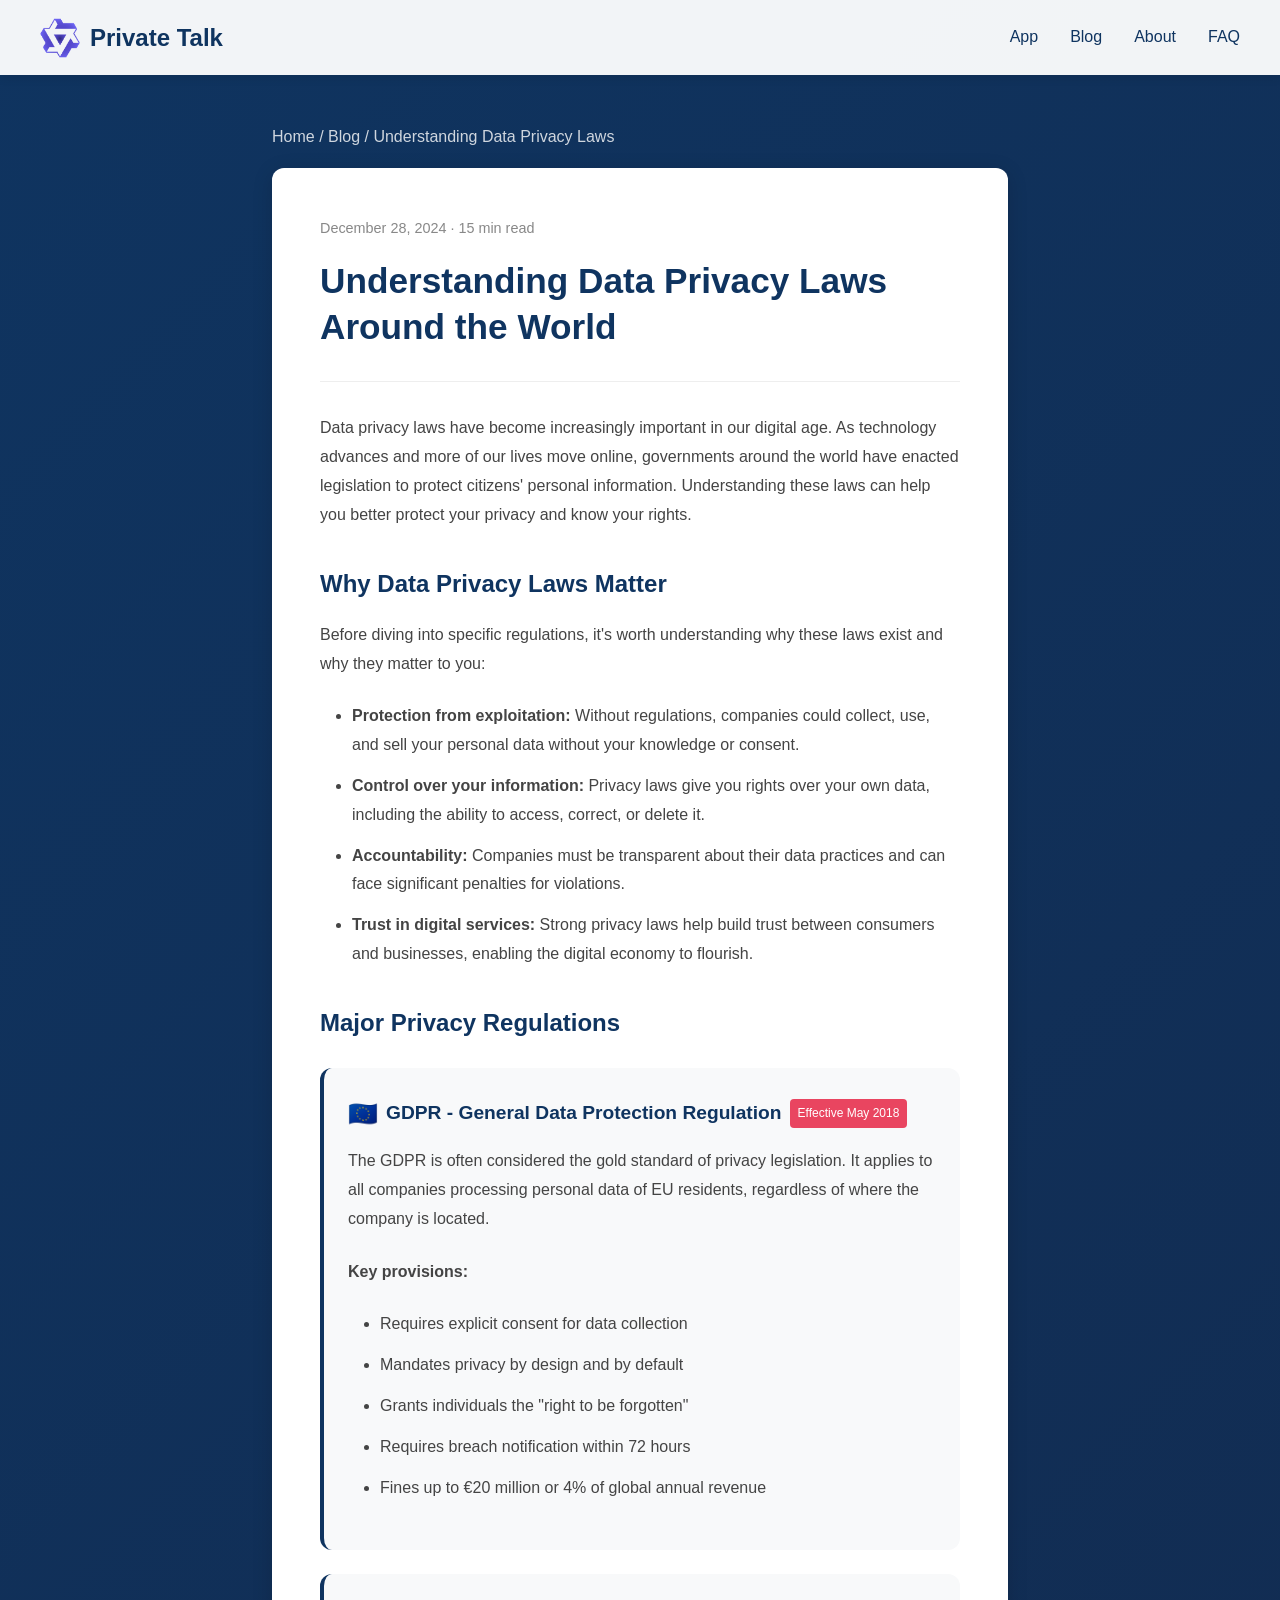
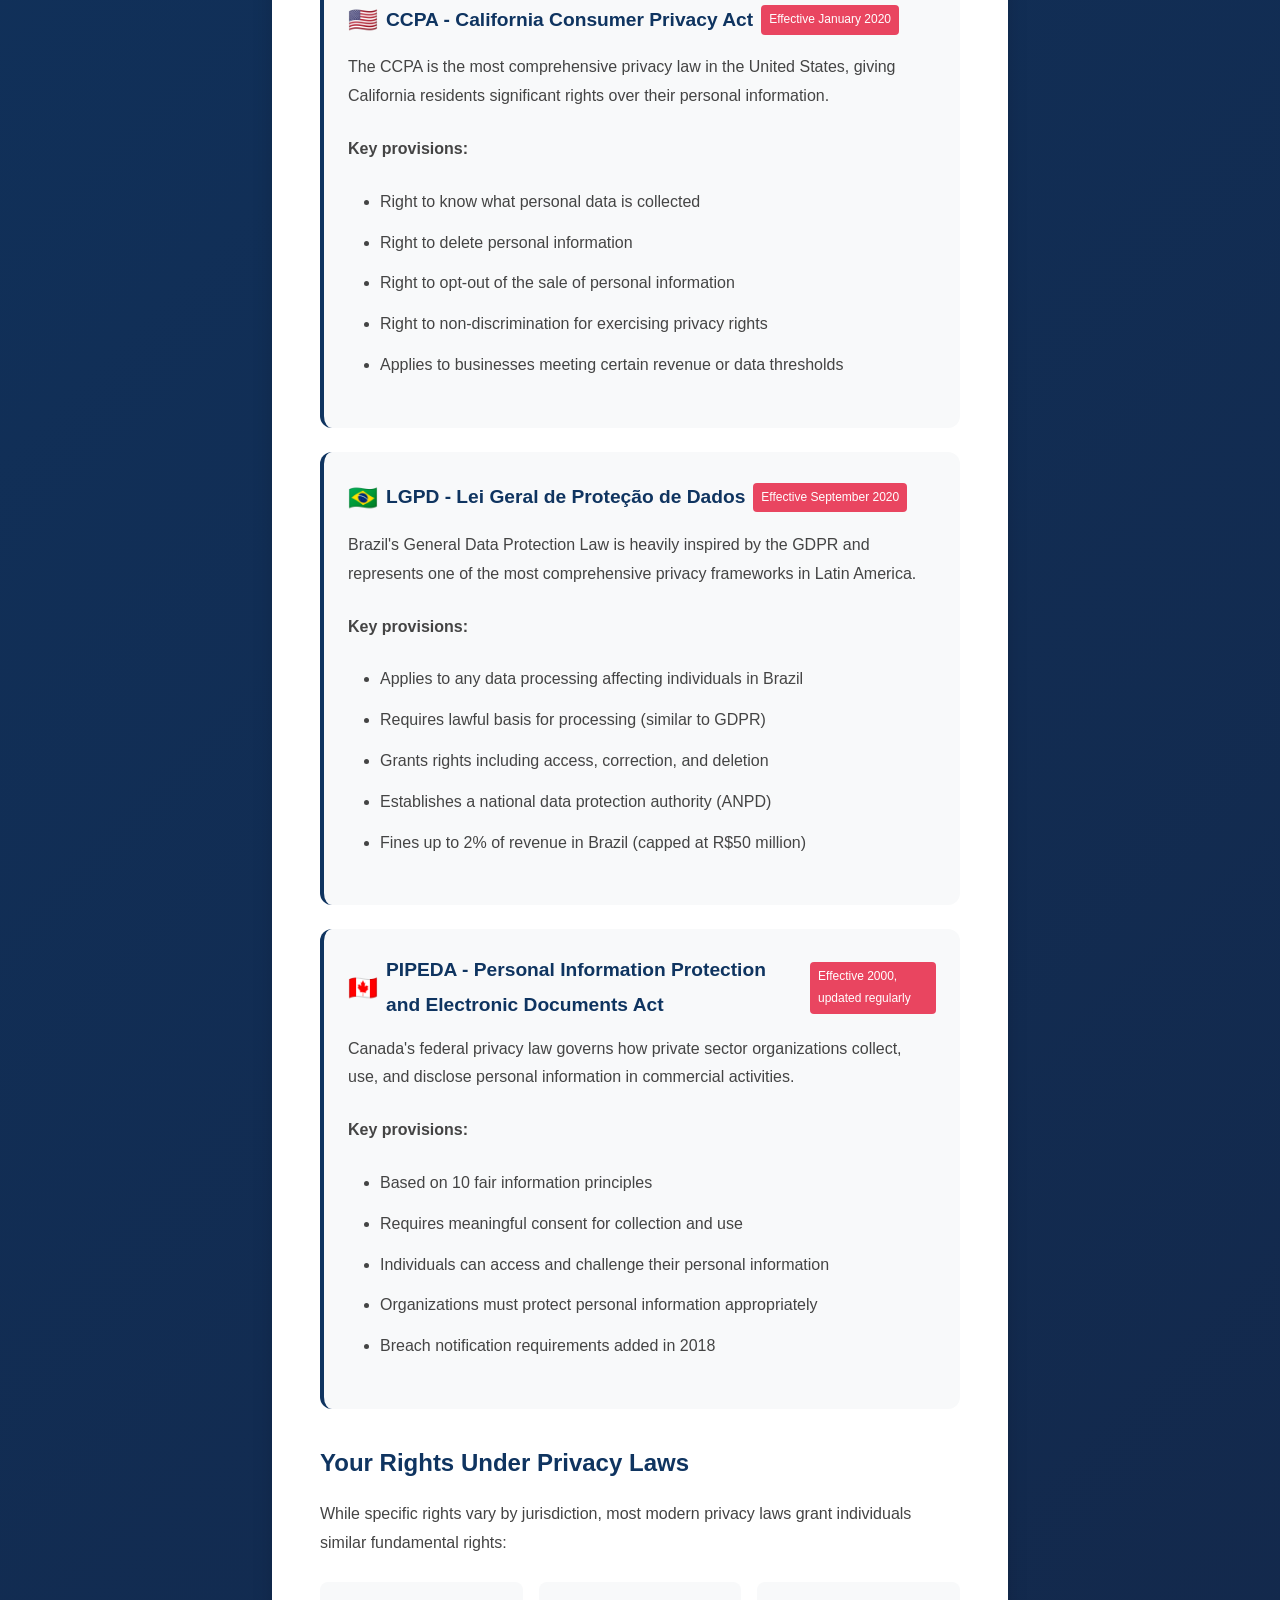
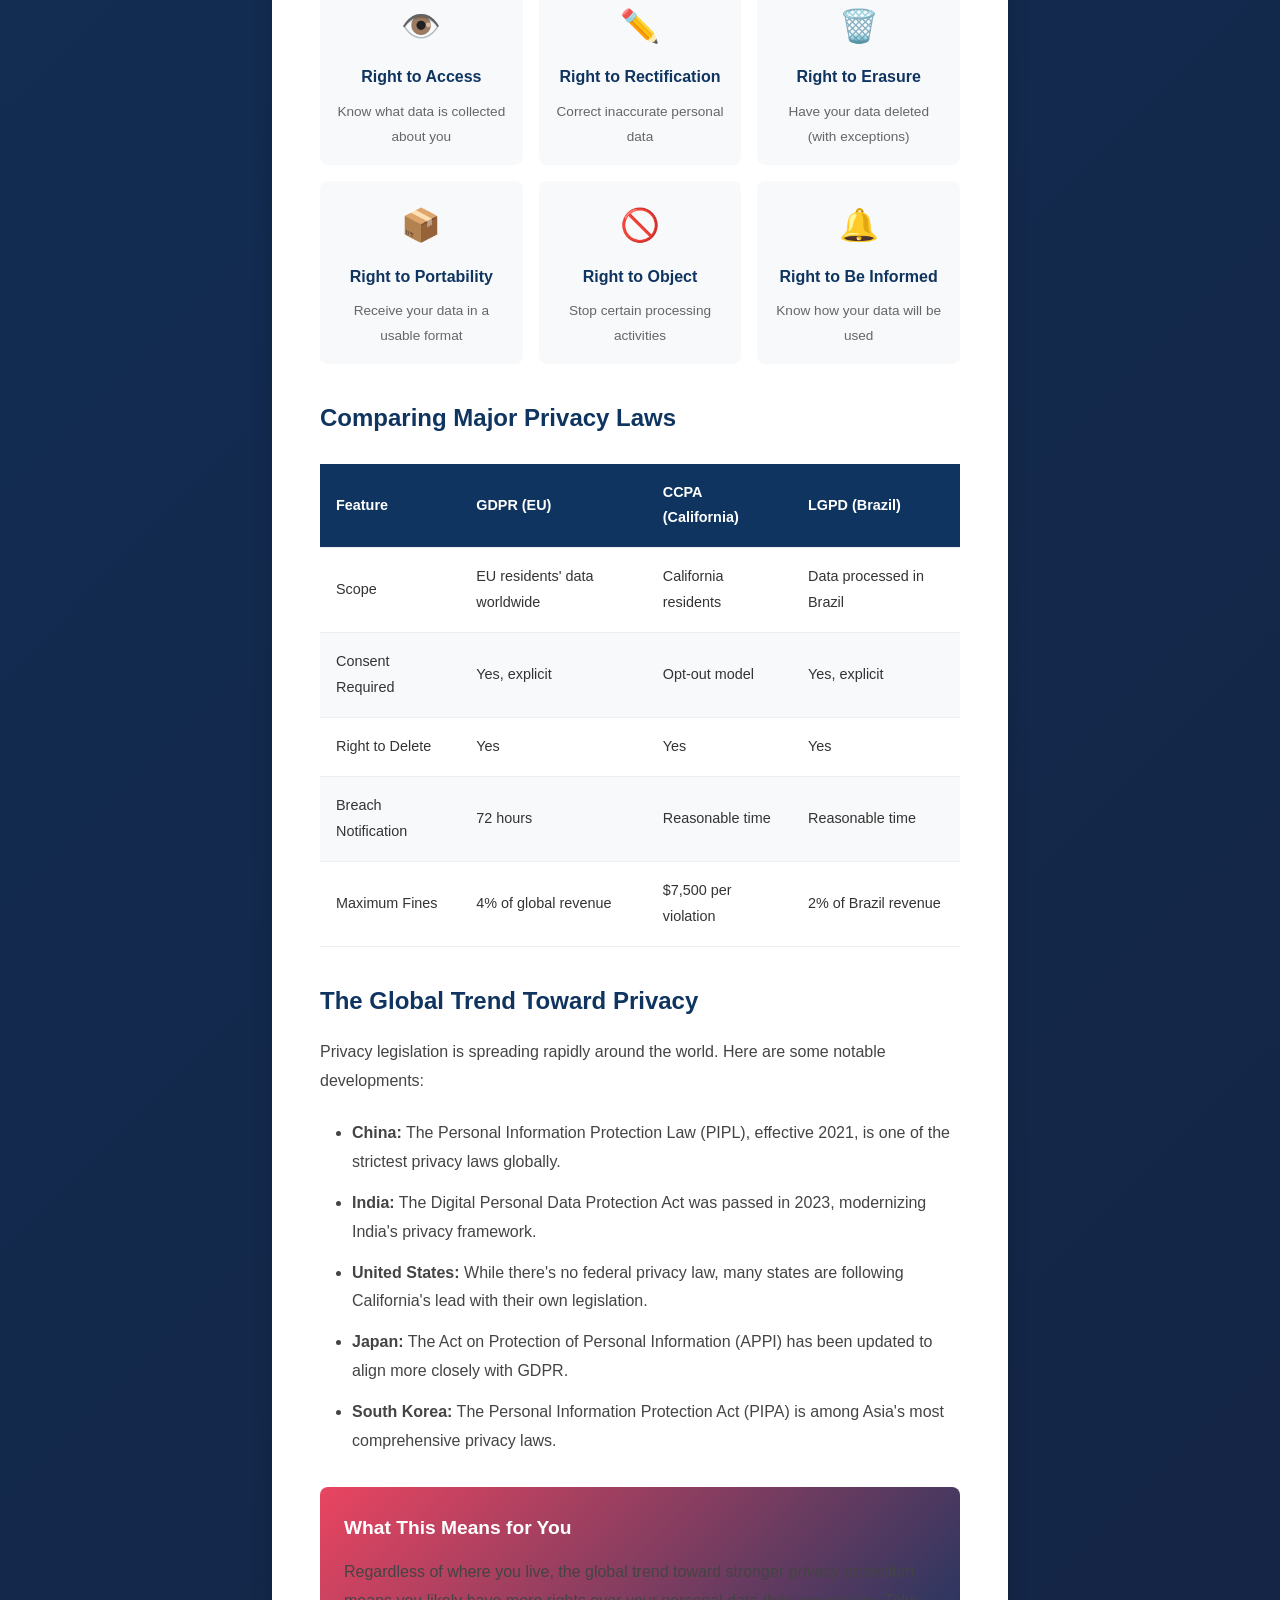
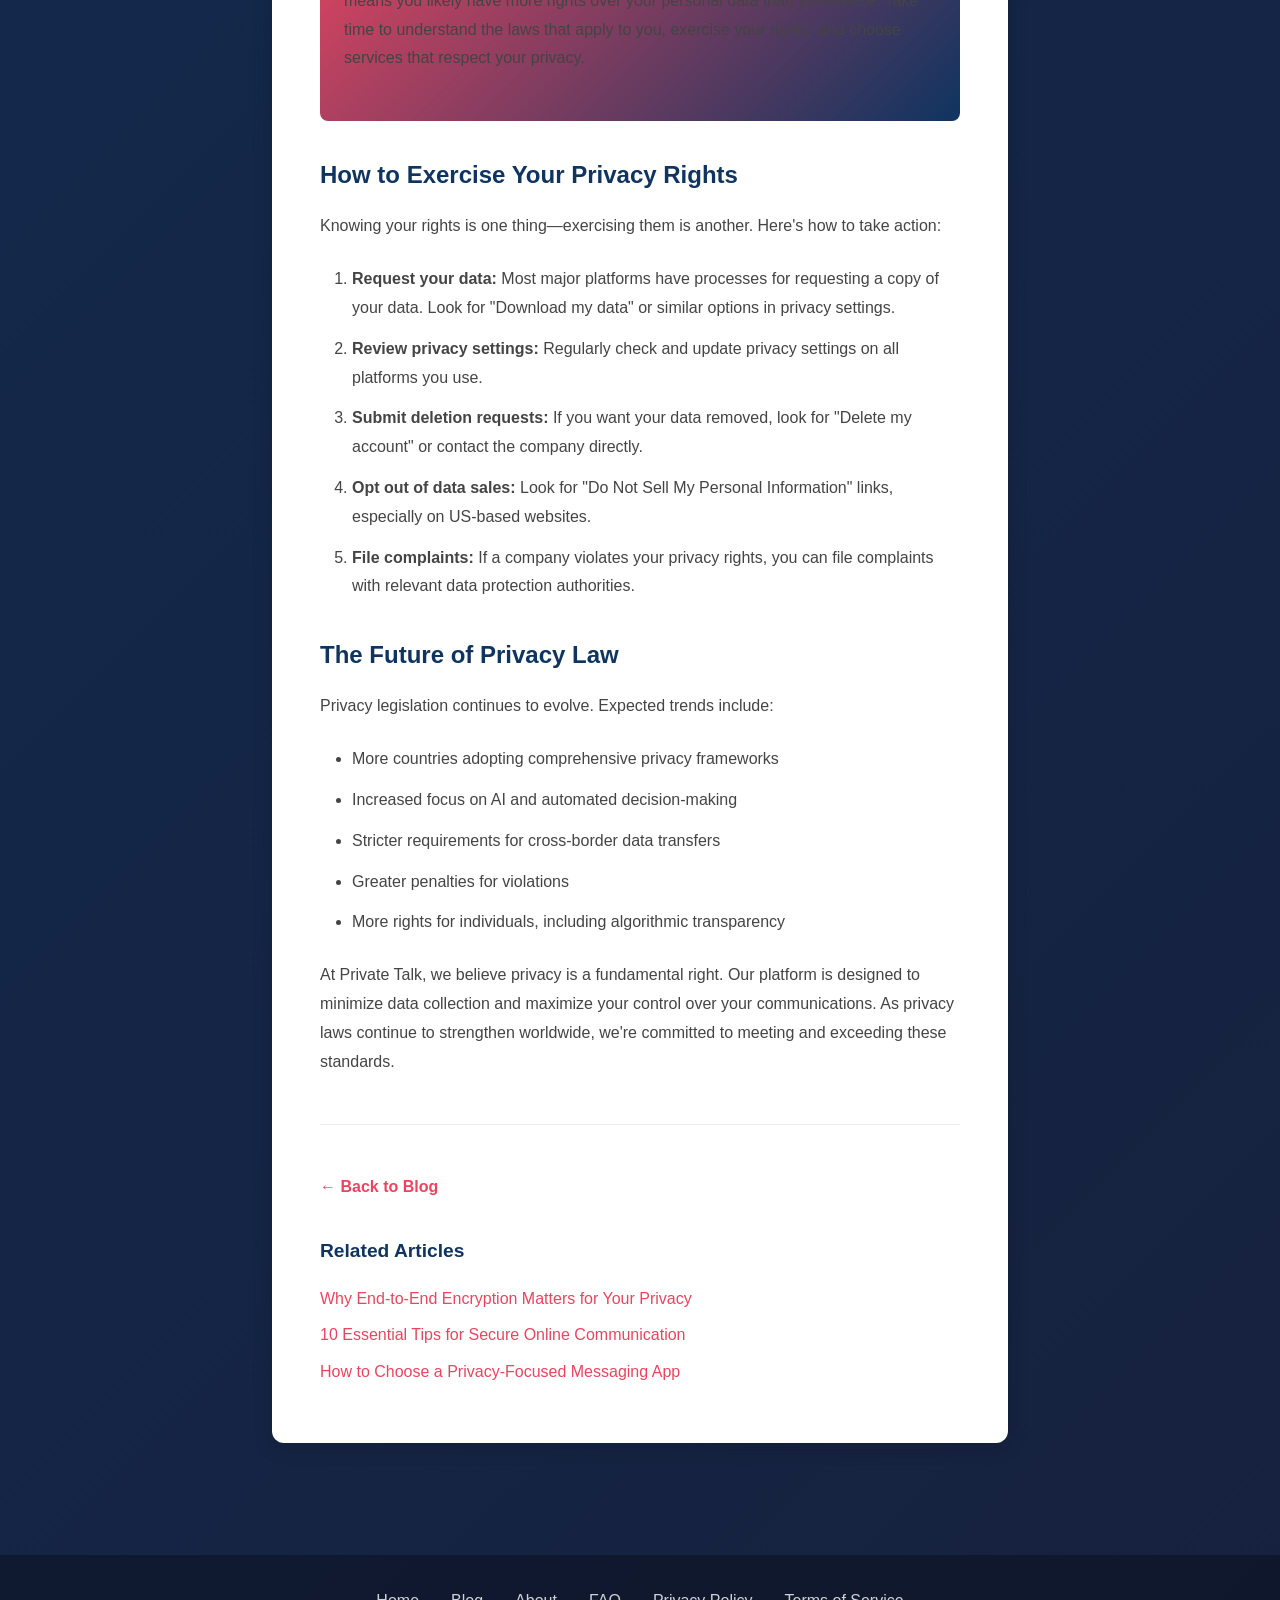
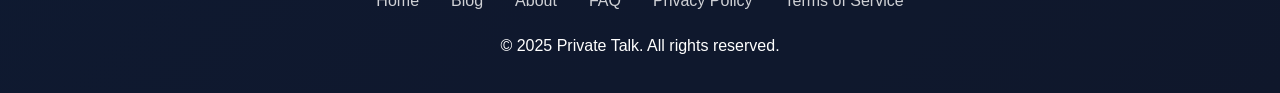
<file: articles/privacy-laws.html>
<!doctype html>
<html lang="en">
  <head>
    <meta charset="UTF-8" />
    <link rel="icon" type="image/png" href="/logo.png" />
    <meta name="viewport" content="width=device-width, initial-scale=1.0" />
    <meta name="description" content="An overview of major data privacy regulations like GDPR, CCPA, and how they affect your digital rights as a user." />
    <meta name="keywords" content="GDPR, CCPA, data privacy laws, digital rights, privacy regulations, data protection" />
    <title>Understanding Data Privacy Laws Around the World - Private Talk Blog</title>
    <script async src="https://pagead2.googlesyndication.com/pagead/js/adsbygoogle.js?client=ca-pub-3031120931689931"
         crossorigin="anonymous"></script>
    <style>
      * {
        margin: 0;
        padding: 0;
        box-sizing: border-box;
      }
      body {
        font-family: -apple-system, BlinkMacSystemFont, 'Segoe UI', Roboto, Oxygen, Ubuntu, sans-serif;
        line-height: 1.8;
        color: #333;
        background: linear-gradient(135deg, #0f3460 0%, #16213e 100%);
        min-height: 100vh;
      }
      .navbar {
        background: rgba(255, 255, 255, 0.95);
        padding: 1rem 2rem;
        box-shadow: 0 2px 10px rgba(0,0,0,0.1);
        position: sticky;
        top: 0;
        z-index: 100;
      }
      .nav-container {
        max-width: 1200px;
        margin: 0 auto;
        display: flex;
        justify-content: space-between;
        align-items: center;
      }
      .logo {
        display: flex;
        align-items: center;
        text-decoration: none;
        color: #0f3460;
        font-weight: bold;
        font-size: 1.5rem;
      }
      .logo img {
        width: 40px;
        height: 40px;
        margin-right: 10px;
      }
      .nav-links {
        display: flex;
        gap: 2rem;
        list-style: none;
      }
      .nav-links a {
        text-decoration: none;
        color: #0f3460;
        font-weight: 500;
        transition: color 0.3s;
      }
      .nav-links a:hover {
        color: #e94560;
      }
      .container {
        max-width: 800px;
        margin: 0 auto;
        padding: 2rem;
      }
      .breadcrumb {
        padding: 1rem 0;
        color: rgba(255, 255, 255, 0.8);
      }
      .breadcrumb a {
        color: rgba(255, 255, 255, 0.8);
        text-decoration: none;
      }
      .breadcrumb a:hover {
        color: white;
      }
      .article {
        background: white;
        border-radius: 12px;
        padding: 3rem;
        box-shadow: 0 4px 20px rgba(0,0,0,0.15);
        margin-bottom: 2rem;
      }
      .article-header {
        margin-bottom: 2rem;
        padding-bottom: 2rem;
        border-bottom: 1px solid #eee;
      }
      .article-meta {
        color: #888;
        font-size: 0.9rem;
        margin-bottom: 1rem;
      }
      .article h1 {
        color: #0f3460;
        font-size: 2.2rem;
        line-height: 1.3;
      }
      .article h2 {
        color: #0f3460;
        margin: 2rem 0 1rem;
        font-size: 1.5rem;
      }
      .article h3 {
        color: #0f3460;
        margin: 1.5rem 0 0.75rem;
        font-size: 1.2rem;
      }
      .article p {
        margin-bottom: 1.5rem;
        color: #444;
      }
      .article ul, .article ol {
        margin: 1rem 0 1.5rem 2rem;
        color: #444;
      }
      .article li {
        margin-bottom: 0.75rem;
      }
      .law-card {
        background: #f8f9fa;
        border-radius: 12px;
        padding: 1.5rem;
        margin: 1.5rem 0;
        border-left: 4px solid #0f3460;
      }
      .law-card h3 {
        color: #0f3460;
        margin-top: 0;
        display: flex;
        align-items: center;
        gap: 0.5rem;
      }
      .law-card .flag {
        font-size: 1.5rem;
      }
      .law-card .effective {
        background: #e94560;
        color: white;
        font-size: 0.75rem;
        padding: 0.25rem 0.5rem;
        border-radius: 4px;
        font-weight: normal;
      }
      .comparison-table {
        width: 100%;
        border-collapse: collapse;
        margin: 1.5rem 0;
        font-size: 0.9rem;
      }
      .comparison-table th,
      .comparison-table td {
        padding: 1rem;
        text-align: left;
        border-bottom: 1px solid #eee;
      }
      .comparison-table th {
        background: #0f3460;
        color: white;
      }
      .comparison-table tr:nth-child(even) {
        background: #f8f9fa;
      }
      .rights-grid {
        display: grid;
        grid-template-columns: repeat(auto-fit, minmax(200px, 1fr));
        gap: 1rem;
        margin: 1.5rem 0;
      }
      .rights-item {
        background: #f8f9fa;
        padding: 1rem;
        border-radius: 8px;
        text-align: center;
      }
      .rights-item .icon {
        font-size: 2rem;
        margin-bottom: 0.5rem;
      }
      .rights-item h4 {
        color: #0f3460;
        margin-bottom: 0.5rem;
      }
      .rights-item p {
        font-size: 0.85rem;
        color: #666;
        margin: 0;
      }
      .key-takeaway {
        background: linear-gradient(135deg, #e94560 0%, #0f3460 100%);
        color: white;
        padding: 1.5rem;
        border-radius: 8px;
        margin: 2rem 0;
      }
      .key-takeaway h3 {
        color: white;
        margin-top: 0;
      }
      .article-footer {
        margin-top: 3rem;
        padding-top: 2rem;
        border-top: 1px solid #eee;
      }
      .related-articles {
        margin-top: 2rem;
      }
      .related-articles h3 {
        color: #0f3460;
        margin-bottom: 1rem;
      }
      .related-articles ul {
        list-style: none;
        margin: 0;
        padding: 0;
      }
      .related-articles li {
        margin-bottom: 0.5rem;
      }
      .related-articles a {
        color: #e94560;
        text-decoration: none;
      }
      .related-articles a:hover {
        text-decoration: underline;
      }
      .back-link {
        display: inline-block;
        color: #e94560;
        text-decoration: none;
        font-weight: 600;
        margin-top: 1rem;
      }
      .back-link:hover {
        text-decoration: underline;
      }
      .footer {
        background: rgba(0, 0, 0, 0.3);
        color: white;
        padding: 2rem;
        text-align: center;
        margin-top: 3rem;
      }
      .footer-links {
        display: flex;
        justify-content: center;
        gap: 2rem;
        margin-bottom: 1rem;
        flex-wrap: wrap;
      }
      .footer-links a {
        color: white;
        text-decoration: none;
        opacity: 0.8;
      }
      .footer-links a:hover {
        opacity: 1;
      }
      @media (max-width: 768px) {
        .nav-links {
          gap: 1rem;
          font-size: 0.9rem;
        }
        .article {
          padding: 1.5rem;
        }
        .article h1 {
          font-size: 1.8rem;
        }
        .comparison-table {
          font-size: 0.8rem;
        }
        .comparison-table th,
        .comparison-table td {
          padding: 0.5rem;
        }
      }
    </style>
  </head>
  <body>
    <nav class="navbar">
      <div class="nav-container">
        <a href="/" class="logo">
          <img src="/logo.png" alt="Private Talk Logo" />
          Private Talk
        </a>
        <ul class="nav-links">
          <li><a href="/">App</a></li>
          <li><a href="/blog.html">Blog</a></li>
          <li><a href="/about.html">About</a></li>
          <li><a href="/faq.html">FAQ</a></li>
        </ul>
      </div>
    </nav>

    <div class="container">
      <div class="breadcrumb">
        <a href="/">Home</a> / <a href="/blog.html">Blog</a> / Understanding Data Privacy Laws
      </div>

      <article class="article">
        <header class="article-header">
          <div class="article-meta">
            <span>December 28, 2024</span> · <span>15 min read</span>
          </div>
          <h1>Understanding Data Privacy Laws Around the World</h1>
        </header>

        <p>Data privacy laws have become increasingly important in our digital age. As technology advances and more of our lives move online, governments around the world have enacted legislation to protect citizens' personal information. Understanding these laws can help you better protect your privacy and know your rights.</p>

        <h2>Why Data Privacy Laws Matter</h2>

        <p>Before diving into specific regulations, it's worth understanding why these laws exist and why they matter to you:</p>

        <ul>
          <li><strong>Protection from exploitation:</strong> Without regulations, companies could collect, use, and sell your personal data without your knowledge or consent.</li>
          <li><strong>Control over your information:</strong> Privacy laws give you rights over your own data, including the ability to access, correct, or delete it.</li>
          <li><strong>Accountability:</strong> Companies must be transparent about their data practices and can face significant penalties for violations.</li>
          <li><strong>Trust in digital services:</strong> Strong privacy laws help build trust between consumers and businesses, enabling the digital economy to flourish.</li>
        </ul>

        <h2>Major Privacy Regulations</h2>

        <div class="law-card">
          <h3><span class="flag">🇪🇺</span> GDPR - General Data Protection Regulation <span class="effective">Effective May 2018</span></h3>
          <p>The GDPR is often considered the gold standard of privacy legislation. It applies to all companies processing personal data of EU residents, regardless of where the company is located.</p>
          <p><strong>Key provisions:</strong></p>
          <ul>
            <li>Requires explicit consent for data collection</li>
            <li>Mandates privacy by design and by default</li>
            <li>Grants individuals the "right to be forgotten"</li>
            <li>Requires breach notification within 72 hours</li>
            <li>Fines up to €20 million or 4% of global annual revenue</li>
          </ul>
        </div>

        <div class="law-card">
          <h3><span class="flag">🇺🇸</span> CCPA - California Consumer Privacy Act <span class="effective">Effective January 2020</span></h3>
          <p>The CCPA is the most comprehensive privacy law in the United States, giving California residents significant rights over their personal information.</p>
          <p><strong>Key provisions:</strong></p>
          <ul>
            <li>Right to know what personal data is collected</li>
            <li>Right to delete personal information</li>
            <li>Right to opt-out of the sale of personal information</li>
            <li>Right to non-discrimination for exercising privacy rights</li>
            <li>Applies to businesses meeting certain revenue or data thresholds</li>
          </ul>
        </div>

        <div class="law-card">
          <h3><span class="flag">🇧🇷</span> LGPD - Lei Geral de Proteção de Dados <span class="effective">Effective September 2020</span></h3>
          <p>Brazil's General Data Protection Law is heavily inspired by the GDPR and represents one of the most comprehensive privacy frameworks in Latin America.</p>
          <p><strong>Key provisions:</strong></p>
          <ul>
            <li>Applies to any data processing affecting individuals in Brazil</li>
            <li>Requires lawful basis for processing (similar to GDPR)</li>
            <li>Grants rights including access, correction, and deletion</li>
            <li>Establishes a national data protection authority (ANPD)</li>
            <li>Fines up to 2% of revenue in Brazil (capped at R$50 million)</li>
          </ul>
        </div>

        <div class="law-card">
          <h3><span class="flag">🇨🇦</span> PIPEDA - Personal Information Protection and Electronic Documents Act <span class="effective">Effective 2000, updated regularly</span></h3>
          <p>Canada's federal privacy law governs how private sector organizations collect, use, and disclose personal information in commercial activities.</p>
          <p><strong>Key provisions:</strong></p>
          <ul>
            <li>Based on 10 fair information principles</li>
            <li>Requires meaningful consent for collection and use</li>
            <li>Individuals can access and challenge their personal information</li>
            <li>Organizations must protect personal information appropriately</li>
            <li>Breach notification requirements added in 2018</li>
          </ul>
        </div>

        <h2>Your Rights Under Privacy Laws</h2>

        <p>While specific rights vary by jurisdiction, most modern privacy laws grant individuals similar fundamental rights:</p>

        <div class="rights-grid">
          <div class="rights-item">
            <div class="icon">👁️</div>
            <h4>Right to Access</h4>
            <p>Know what data is collected about you</p>
          </div>
          <div class="rights-item">
            <div class="icon">✏️</div>
            <h4>Right to Rectification</h4>
            <p>Correct inaccurate personal data</p>
          </div>
          <div class="rights-item">
            <div class="icon">🗑️</div>
            <h4>Right to Erasure</h4>
            <p>Have your data deleted (with exceptions)</p>
          </div>
          <div class="rights-item">
            <div class="icon">📦</div>
            <h4>Right to Portability</h4>
            <p>Receive your data in a usable format</p>
          </div>
          <div class="rights-item">
            <div class="icon">🚫</div>
            <h4>Right to Object</h4>
            <p>Stop certain processing activities</p>
          </div>
          <div class="rights-item">
            <div class="icon">🔔</div>
            <h4>Right to Be Informed</h4>
            <p>Know how your data will be used</p>
          </div>
        </div>

        <h2>Comparing Major Privacy Laws</h2>

        <table class="comparison-table">
          <thead>
            <tr>
              <th>Feature</th>
              <th>GDPR (EU)</th>
              <th>CCPA (California)</th>
              <th>LGPD (Brazil)</th>
            </tr>
          </thead>
          <tbody>
            <tr>
              <td>Scope</td>
              <td>EU residents' data worldwide</td>
              <td>California residents</td>
              <td>Data processed in Brazil</td>
            </tr>
            <tr>
              <td>Consent Required</td>
              <td>Yes, explicit</td>
              <td>Opt-out model</td>
              <td>Yes, explicit</td>
            </tr>
            <tr>
              <td>Right to Delete</td>
              <td>Yes</td>
              <td>Yes</td>
              <td>Yes</td>
            </tr>
            <tr>
              <td>Breach Notification</td>
              <td>72 hours</td>
              <td>Reasonable time</td>
              <td>Reasonable time</td>
            </tr>
            <tr>
              <td>Maximum Fines</td>
              <td>4% of global revenue</td>
              <td>$7,500 per violation</td>
              <td>2% of Brazil revenue</td>
            </tr>
          </tbody>
        </table>

        <h2>The Global Trend Toward Privacy</h2>

        <p>Privacy legislation is spreading rapidly around the world. Here are some notable developments:</p>

        <ul>
          <li><strong>China:</strong> The Personal Information Protection Law (PIPL), effective 2021, is one of the strictest privacy laws globally.</li>
          <li><strong>India:</strong> The Digital Personal Data Protection Act was passed in 2023, modernizing India's privacy framework.</li>
          <li><strong>United States:</strong> While there's no federal privacy law, many states are following California's lead with their own legislation.</li>
          <li><strong>Japan:</strong> The Act on Protection of Personal Information (APPI) has been updated to align more closely with GDPR.</li>
          <li><strong>South Korea:</strong> The Personal Information Protection Act (PIPA) is among Asia's most comprehensive privacy laws.</li>
        </ul>

        <div class="key-takeaway">
          <h3>What This Means for You</h3>
          <p>Regardless of where you live, the global trend toward stronger privacy protection means you likely have more rights over your personal data than you realize. Take time to understand the laws that apply to you, exercise your rights, and choose services that respect your privacy.</p>
        </div>

        <h2>How to Exercise Your Privacy Rights</h2>

        <p>Knowing your rights is one thing—exercising them is another. Here's how to take action:</p>

        <ol>
          <li><strong>Request your data:</strong> Most major platforms have processes for requesting a copy of your data. Look for "Download my data" or similar options in privacy settings.</li>
          <li><strong>Review privacy settings:</strong> Regularly check and update privacy settings on all platforms you use.</li>
          <li><strong>Submit deletion requests:</strong> If you want your data removed, look for "Delete my account" or contact the company directly.</li>
          <li><strong>Opt out of data sales:</strong> Look for "Do Not Sell My Personal Information" links, especially on US-based websites.</li>
          <li><strong>File complaints:</strong> If a company violates your privacy rights, you can file complaints with relevant data protection authorities.</li>
        </ol>

        <h2>The Future of Privacy Law</h2>

        <p>Privacy legislation continues to evolve. Expected trends include:</p>

        <ul>
          <li>More countries adopting comprehensive privacy frameworks</li>
          <li>Increased focus on AI and automated decision-making</li>
          <li>Stricter requirements for cross-border data transfers</li>
          <li>Greater penalties for violations</li>
          <li>More rights for individuals, including algorithmic transparency</li>
        </ul>

        <p>At Private Talk, we believe privacy is a fundamental right. Our platform is designed to minimize data collection and maximize your control over your communications. As privacy laws continue to strengthen worldwide, we're committed to meeting and exceeding these standards.</p>

        <div class="article-footer">
          <a href="/blog.html" class="back-link">← Back to Blog</a>
          
          <div class="related-articles">
            <h3>Related Articles</h3>
            <ul>
              <li><a href="/articles/encryption-matters.html">Why End-to-End Encryption Matters for Your Privacy</a></li>
              <li><a href="/articles/secure-communication-tips.html">10 Essential Tips for Secure Online Communication</a></li>
              <li><a href="/articles/choosing-private-app.html">How to Choose a Privacy-Focused Messaging App</a></li>
            </ul>
          </div>
        </div>
      </article>
    </div>

    <footer class="footer">
      <div class="footer-links">
        <a href="/">Home</a>
        <a href="/blog.html">Blog</a>
        <a href="/about.html">About</a>
        <a href="/faq.html">FAQ</a>
        <a href="/privacy.html">Privacy Policy</a>
        <a href="/terms.html">Terms of Service</a>
      </div>
      <p>&copy; 2025 Private Talk. All rights reserved.</p>
    </footer>
  </body>
</html>
</file>
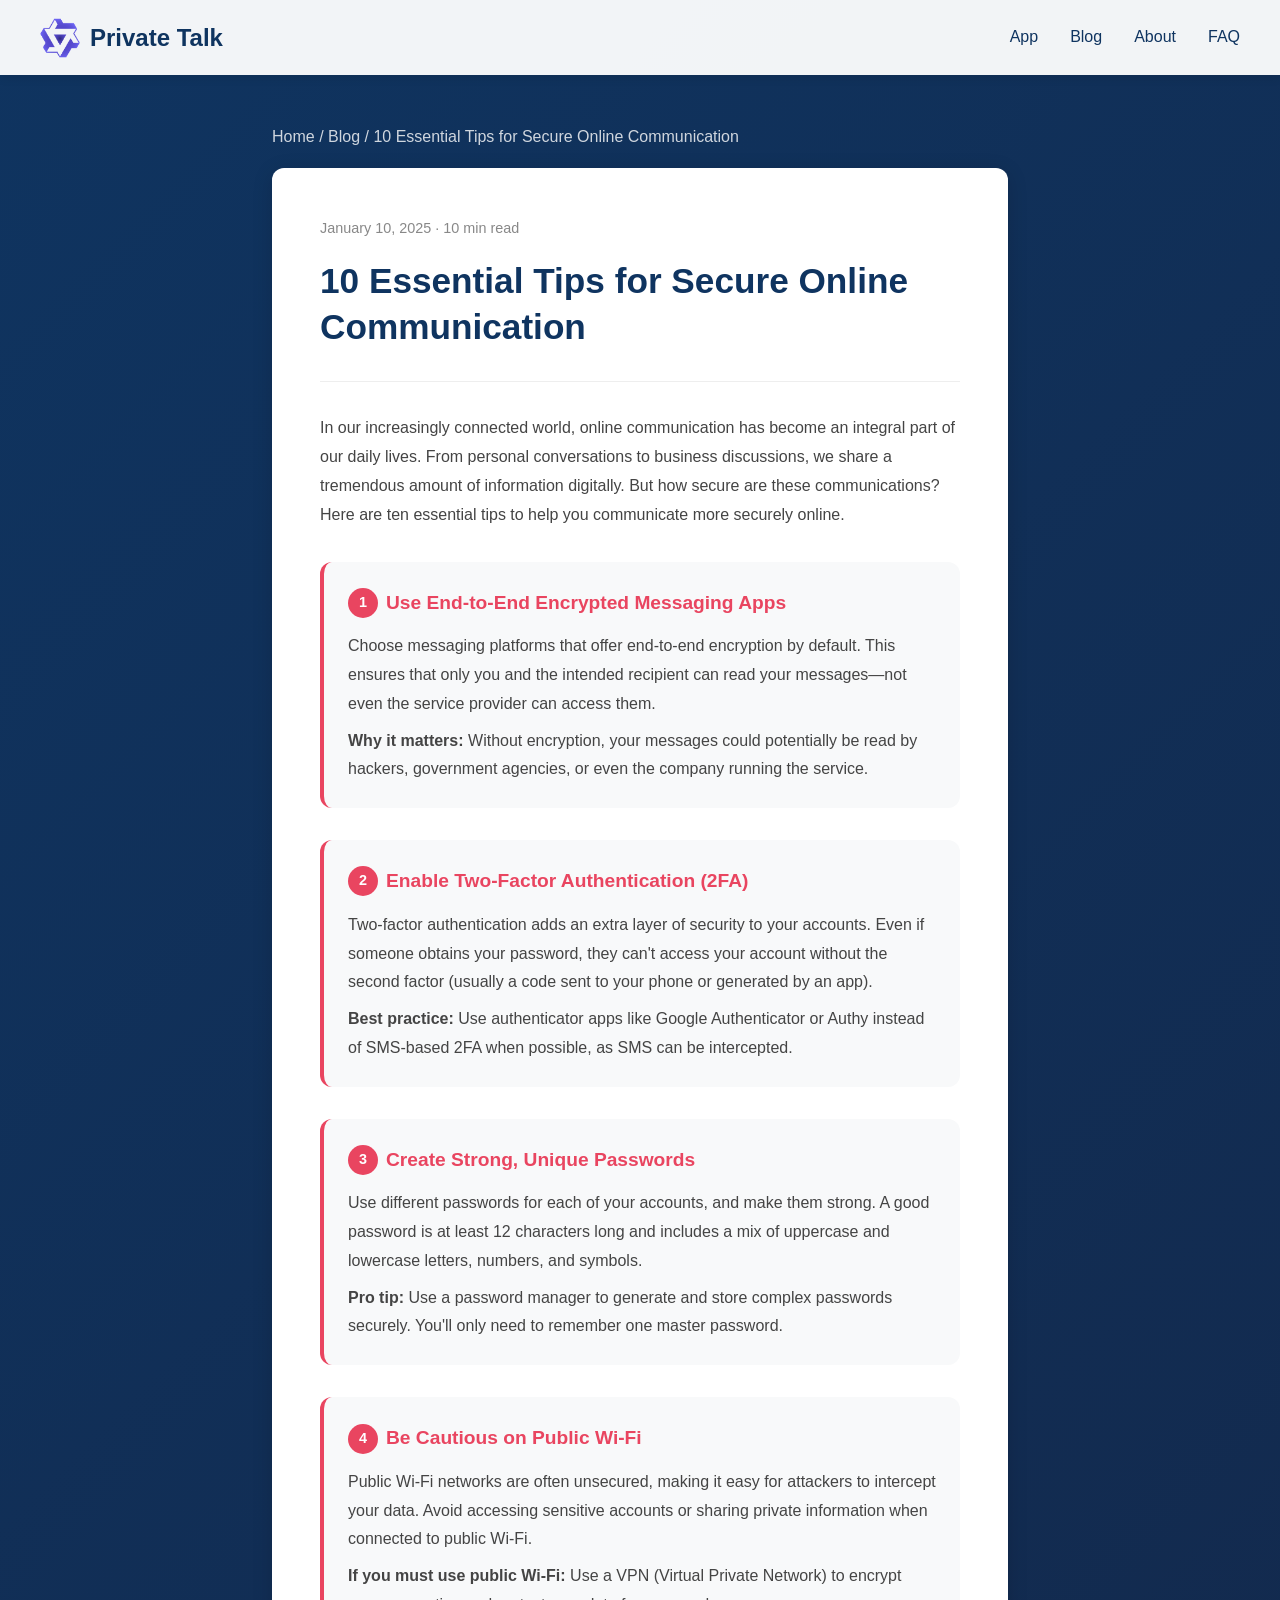
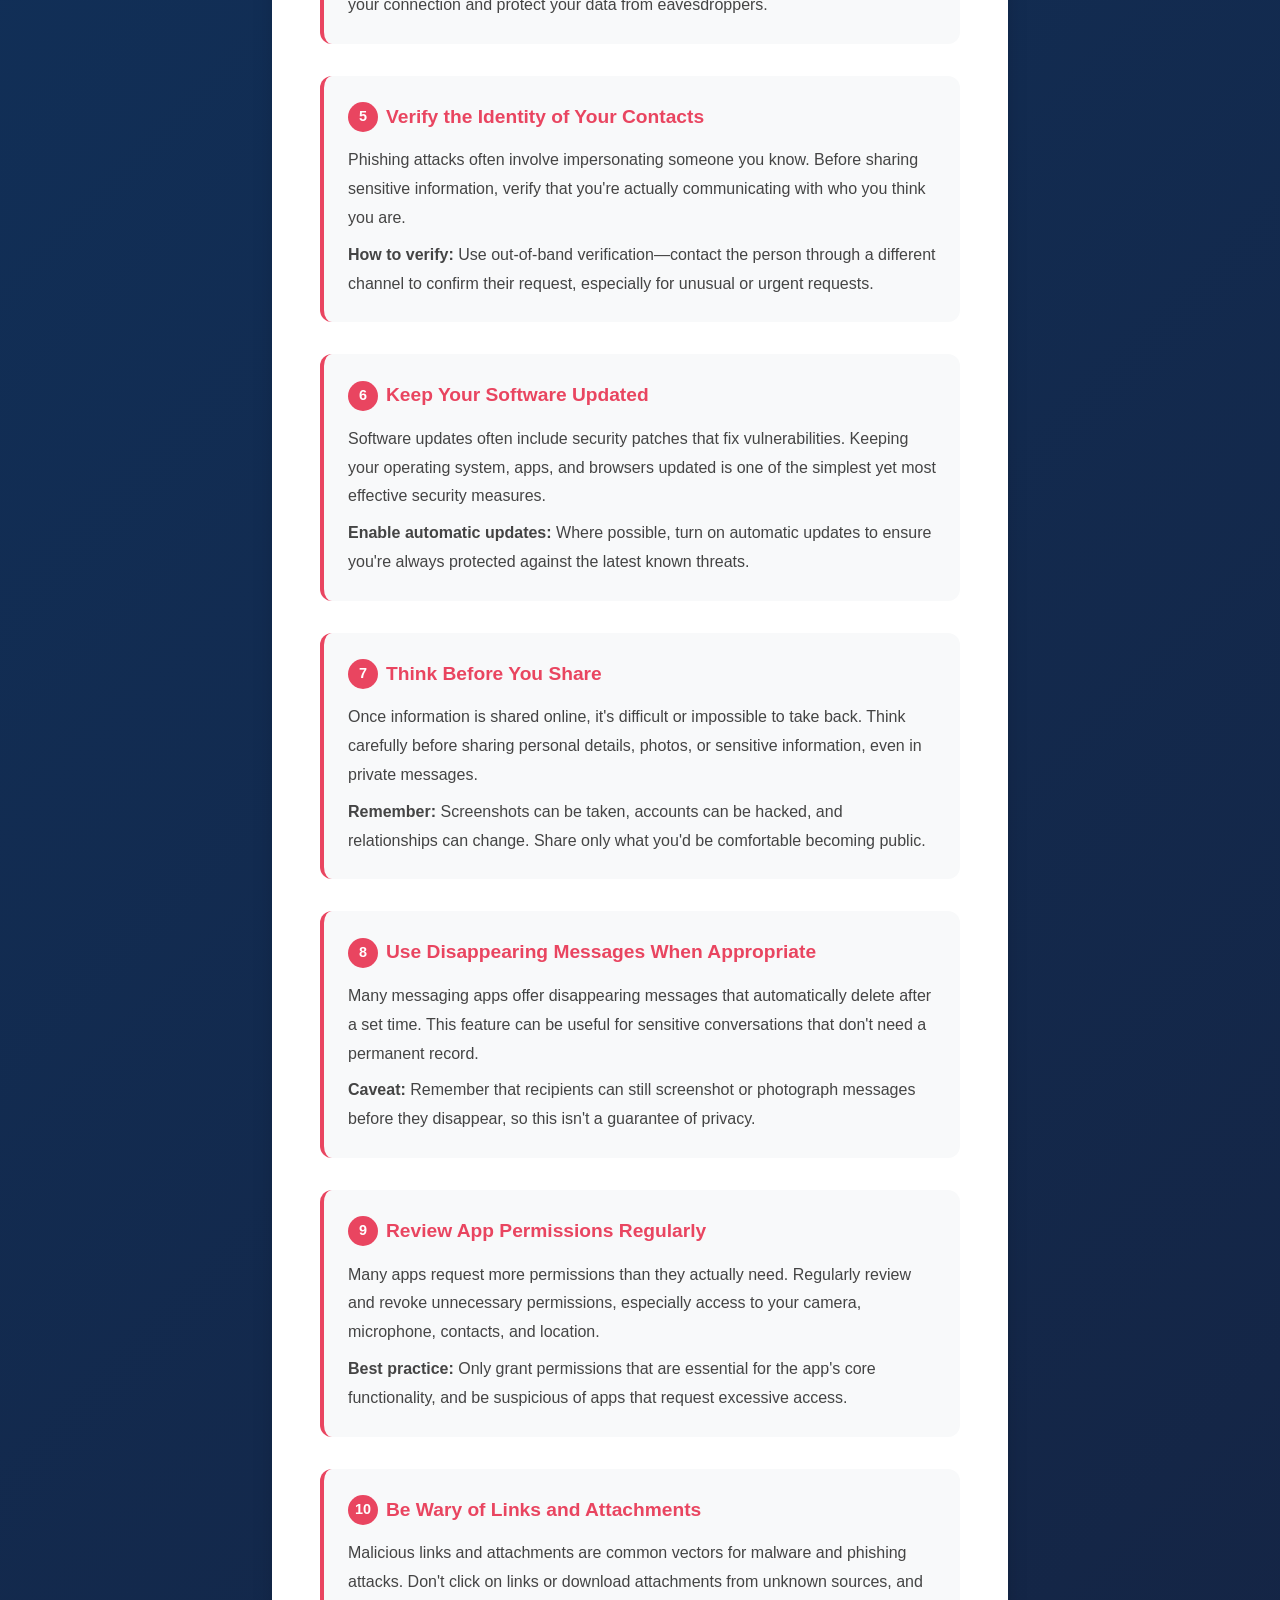
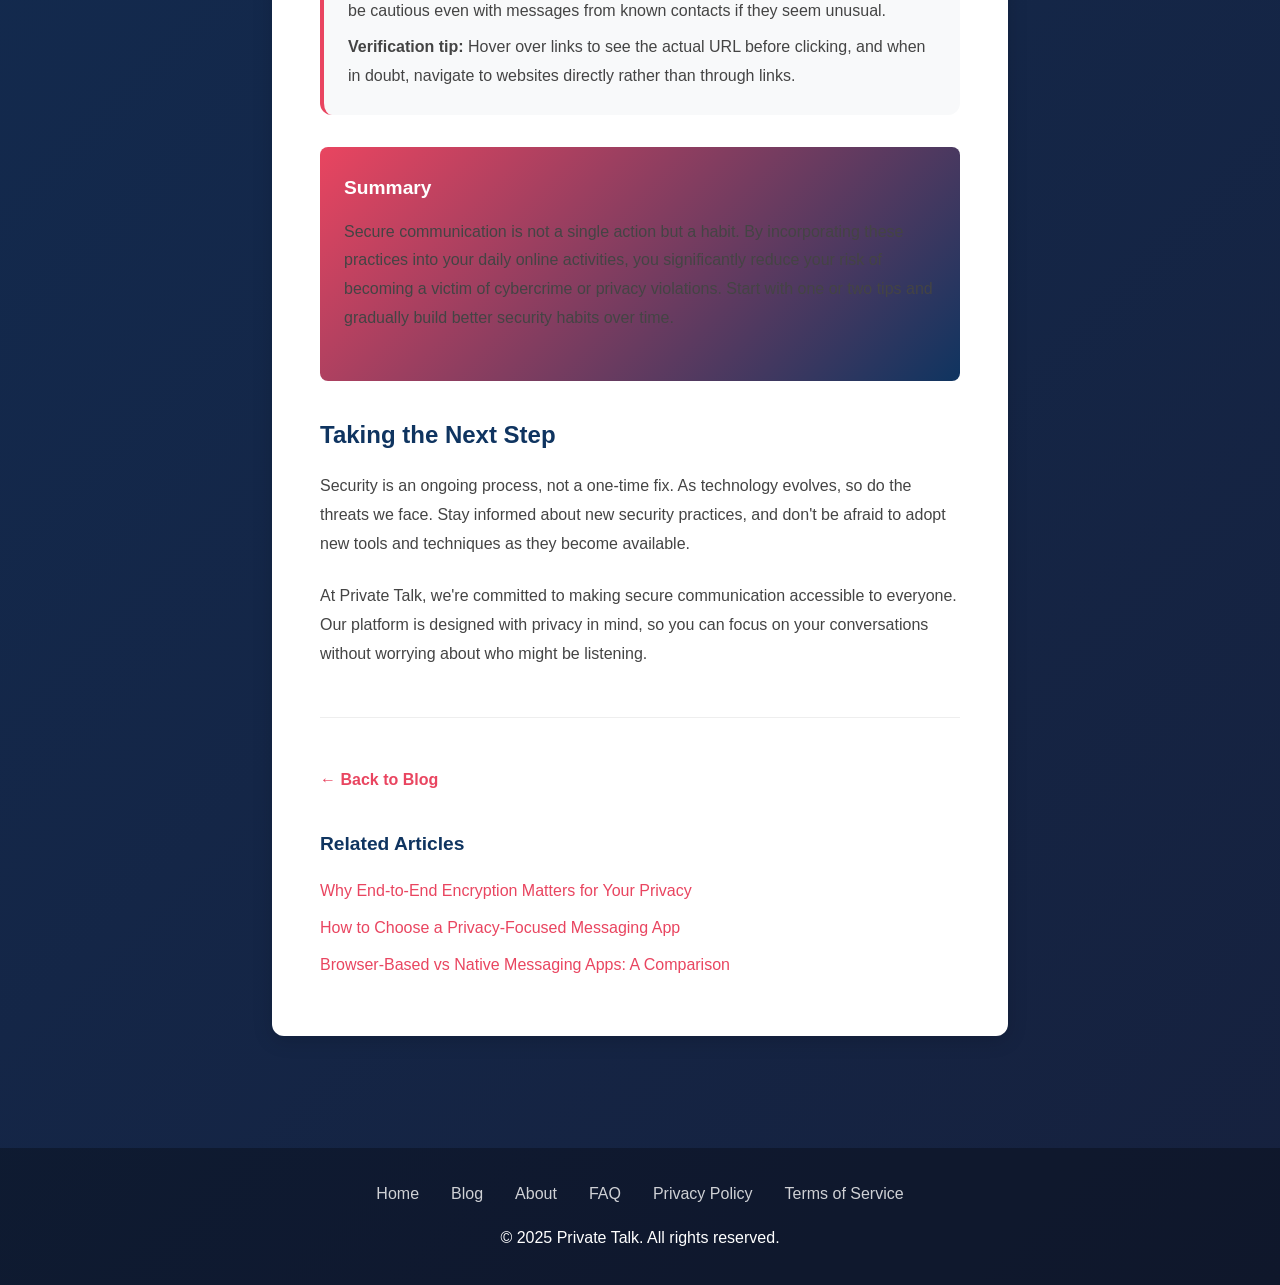
<file: articles/secure-communication-tips.html>
<!doctype html>
<html lang="en">
  <head>
    <meta charset="UTF-8" />
    <link rel="icon" type="image/png" href="/logo.png" />
    <meta name="viewport" content="width=device-width, initial-scale=1.0" />
    <meta name="description" content="Discover 10 essential tips for keeping your online communications private and secure in today's digital world." />
    <meta name="keywords" content="secure communication, online privacy, messaging security, digital safety tips" />
    <title>10 Essential Tips for Secure Online Communication - Private Talk Blog</title>
    <script async src="https://pagead2.googlesyndication.com/pagead/js/adsbygoogle.js?client=ca-pub-3031120931689931"
         crossorigin="anonymous"></script>
    <style>
      * {
        margin: 0;
        padding: 0;
        box-sizing: border-box;
      }
      body {
        font-family: -apple-system, BlinkMacSystemFont, 'Segoe UI', Roboto, Oxygen, Ubuntu, sans-serif;
        line-height: 1.8;
        color: #333;
        background: linear-gradient(135deg, #0f3460 0%, #16213e 100%);
        min-height: 100vh;
      }
      .navbar {
        background: rgba(255, 255, 255, 0.95);
        padding: 1rem 2rem;
        box-shadow: 0 2px 10px rgba(0,0,0,0.1);
        position: sticky;
        top: 0;
        z-index: 100;
      }
      .nav-container {
        max-width: 1200px;
        margin: 0 auto;
        display: flex;
        justify-content: space-between;
        align-items: center;
      }
      .logo {
        display: flex;
        align-items: center;
        text-decoration: none;
        color: #0f3460;
        font-weight: bold;
        font-size: 1.5rem;
      }
      .logo img {
        width: 40px;
        height: 40px;
        margin-right: 10px;
      }
      .nav-links {
        display: flex;
        gap: 2rem;
        list-style: none;
      }
      .nav-links a {
        text-decoration: none;
        color: #0f3460;
        font-weight: 500;
        transition: color 0.3s;
      }
      .nav-links a:hover {
        color: #e94560;
      }
      .container {
        max-width: 800px;
        margin: 0 auto;
        padding: 2rem;
      }
      .breadcrumb {
        padding: 1rem 0;
        color: rgba(255, 255, 255, 0.8);
      }
      .breadcrumb a {
        color: rgba(255, 255, 255, 0.8);
        text-decoration: none;
      }
      .breadcrumb a:hover {
        color: white;
      }
      .article {
        background: white;
        border-radius: 12px;
        padding: 3rem;
        box-shadow: 0 4px 20px rgba(0,0,0,0.15);
        margin-bottom: 2rem;
      }
      .article-header {
        margin-bottom: 2rem;
        padding-bottom: 2rem;
        border-bottom: 1px solid #eee;
      }
      .article-meta {
        color: #888;
        font-size: 0.9rem;
        margin-bottom: 1rem;
      }
      .article h1 {
        color: #0f3460;
        font-size: 2.2rem;
        line-height: 1.3;
      }
      .article h2 {
        color: #0f3460;
        margin: 2rem 0 1rem;
        font-size: 1.5rem;
      }
      .article h3 {
        color: #0f3460;
        margin: 1.5rem 0 0.75rem;
        font-size: 1.2rem;
      }
      .article p {
        margin-bottom: 1.5rem;
        color: #444;
      }
      .article ul, .article ol {
        margin: 1rem 0 1.5rem 2rem;
        color: #444;
      }
      .article li {
        margin-bottom: 0.75rem;
      }
      .tip-box {
        background: #f8f9fa;
        border-radius: 12px;
        padding: 1.5rem;
        margin: 2rem 0;
        border-left: 4px solid #e94560;
      }
      .tip-box h3 {
        color: #e94560;
        margin-top: 0;
        display: flex;
        align-items: center;
        gap: 0.5rem;
      }
      .tip-box .number {
        background: #e94560;
        color: white;
        width: 30px;
        height: 30px;
        border-radius: 50%;
        display: flex;
        align-items: center;
        justify-content: center;
        font-size: 0.9rem;
        font-weight: bold;
      }
      .tip-box p {
        margin-bottom: 0.5rem;
      }
      .tip-box p:last-child {
        margin-bottom: 0;
      }
      .key-takeaway {
        background: linear-gradient(135deg, #e94560 0%, #0f3460 100%);
        color: white;
        padding: 1.5rem;
        border-radius: 8px;
        margin: 2rem 0;
      }
      .key-takeaway h3 {
        color: white;
        margin-top: 0;
      }
      .article-footer {
        margin-top: 3rem;
        padding-top: 2rem;
        border-top: 1px solid #eee;
      }
      .related-articles {
        margin-top: 2rem;
      }
      .related-articles h3 {
        color: #0f3460;
        margin-bottom: 1rem;
      }
      .related-articles ul {
        list-style: none;
        margin: 0;
        padding: 0;
      }
      .related-articles li {
        margin-bottom: 0.5rem;
      }
      .related-articles a {
        color: #e94560;
        text-decoration: none;
      }
      .related-articles a:hover {
        text-decoration: underline;
      }
      .back-link {
        display: inline-block;
        color: #e94560;
        text-decoration: none;
        font-weight: 600;
        margin-top: 1rem;
      }
      .back-link:hover {
        text-decoration: underline;
      }
      .footer {
        background: rgba(0, 0, 0, 0.3);
        color: white;
        padding: 2rem;
        text-align: center;
        margin-top: 3rem;
      }
      .footer-links {
        display: flex;
        justify-content: center;
        gap: 2rem;
        margin-bottom: 1rem;
        flex-wrap: wrap;
      }
      .footer-links a {
        color: white;
        text-decoration: none;
        opacity: 0.8;
      }
      .footer-links a:hover {
        opacity: 1;
      }
      @media (max-width: 768px) {
        .nav-links {
          gap: 1rem;
          font-size: 0.9rem;
        }
        .article {
          padding: 1.5rem;
        }
        .article h1 {
          font-size: 1.8rem;
        }
      }
    </style>
  </head>
  <body>
    <nav class="navbar">
      <div class="nav-container">
        <a href="/" class="logo">
          <img src="/logo.png" alt="Private Talk Logo" />
          Private Talk
        </a>
        <ul class="nav-links">
          <li><a href="/">App</a></li>
          <li><a href="/blog.html">Blog</a></li>
          <li><a href="/about.html">About</a></li>
          <li><a href="/faq.html">FAQ</a></li>
        </ul>
      </div>
    </nav>

    <div class="container">
      <div class="breadcrumb">
        <a href="/">Home</a> / <a href="/blog.html">Blog</a> / 10 Essential Tips for Secure Online Communication
      </div>

      <article class="article">
        <header class="article-header">
          <div class="article-meta">
            <span>January 10, 2025</span> · <span>10 min read</span>
          </div>
          <h1>10 Essential Tips for Secure Online Communication</h1>
        </header>

        <p>In our increasingly connected world, online communication has become an integral part of our daily lives. From personal conversations to business discussions, we share a tremendous amount of information digitally. But how secure are these communications? Here are ten essential tips to help you communicate more securely online.</p>

        <div class="tip-box">
          <h3><span class="number">1</span> Use End-to-End Encrypted Messaging Apps</h3>
          <p>Choose messaging platforms that offer end-to-end encryption by default. This ensures that only you and the intended recipient can read your messages—not even the service provider can access them.</p>
          <p><strong>Why it matters:</strong> Without encryption, your messages could potentially be read by hackers, government agencies, or even the company running the service.</p>
        </div>

        <div class="tip-box">
          <h3><span class="number">2</span> Enable Two-Factor Authentication (2FA)</h3>
          <p>Two-factor authentication adds an extra layer of security to your accounts. Even if someone obtains your password, they can't access your account without the second factor (usually a code sent to your phone or generated by an app).</p>
          <p><strong>Best practice:</strong> Use authenticator apps like Google Authenticator or Authy instead of SMS-based 2FA when possible, as SMS can be intercepted.</p>
        </div>

        <div class="tip-box">
          <h3><span class="number">3</span> Create Strong, Unique Passwords</h3>
          <p>Use different passwords for each of your accounts, and make them strong. A good password is at least 12 characters long and includes a mix of uppercase and lowercase letters, numbers, and symbols.</p>
          <p><strong>Pro tip:</strong> Use a password manager to generate and store complex passwords securely. You'll only need to remember one master password.</p>
        </div>

        <div class="tip-box">
          <h3><span class="number">4</span> Be Cautious on Public Wi-Fi</h3>
          <p>Public Wi-Fi networks are often unsecured, making it easy for attackers to intercept your data. Avoid accessing sensitive accounts or sharing private information when connected to public Wi-Fi.</p>
          <p><strong>If you must use public Wi-Fi:</strong> Use a VPN (Virtual Private Network) to encrypt your connection and protect your data from eavesdroppers.</p>
        </div>

        <div class="tip-box">
          <h3><span class="number">5</span> Verify the Identity of Your Contacts</h3>
          <p>Phishing attacks often involve impersonating someone you know. Before sharing sensitive information, verify that you're actually communicating with who you think you are.</p>
          <p><strong>How to verify:</strong> Use out-of-band verification—contact the person through a different channel to confirm their request, especially for unusual or urgent requests.</p>
        </div>

        <div class="tip-box">
          <h3><span class="number">6</span> Keep Your Software Updated</h3>
          <p>Software updates often include security patches that fix vulnerabilities. Keeping your operating system, apps, and browsers updated is one of the simplest yet most effective security measures.</p>
          <p><strong>Enable automatic updates:</strong> Where possible, turn on automatic updates to ensure you're always protected against the latest known threats.</p>
        </div>

        <div class="tip-box">
          <h3><span class="number">7</span> Think Before You Share</h3>
          <p>Once information is shared online, it's difficult or impossible to take back. Think carefully before sharing personal details, photos, or sensitive information, even in private messages.</p>
          <p><strong>Remember:</strong> Screenshots can be taken, accounts can be hacked, and relationships can change. Share only what you'd be comfortable becoming public.</p>
        </div>

        <div class="tip-box">
          <h3><span class="number">8</span> Use Disappearing Messages When Appropriate</h3>
          <p>Many messaging apps offer disappearing messages that automatically delete after a set time. This feature can be useful for sensitive conversations that don't need a permanent record.</p>
          <p><strong>Caveat:</strong> Remember that recipients can still screenshot or photograph messages before they disappear, so this isn't a guarantee of privacy.</p>
        </div>

        <div class="tip-box">
          <h3><span class="number">9</span> Review App Permissions Regularly</h3>
          <p>Many apps request more permissions than they actually need. Regularly review and revoke unnecessary permissions, especially access to your camera, microphone, contacts, and location.</p>
          <p><strong>Best practice:</strong> Only grant permissions that are essential for the app's core functionality, and be suspicious of apps that request excessive access.</p>
        </div>

        <div class="tip-box">
          <h3><span class="number">10</span> Be Wary of Links and Attachments</h3>
          <p>Malicious links and attachments are common vectors for malware and phishing attacks. Don't click on links or download attachments from unknown sources, and be cautious even with messages from known contacts if they seem unusual.</p>
          <p><strong>Verification tip:</strong> Hover over links to see the actual URL before clicking, and when in doubt, navigate to websites directly rather than through links.</p>
        </div>

        <div class="key-takeaway">
          <h3>Summary</h3>
          <p>Secure communication is not a single action but a habit. By incorporating these practices into your daily online activities, you significantly reduce your risk of becoming a victim of cybercrime or privacy violations. Start with one or two tips and gradually build better security habits over time.</p>
        </div>

        <h2>Taking the Next Step</h2>

        <p>Security is an ongoing process, not a one-time fix. As technology evolves, so do the threats we face. Stay informed about new security practices, and don't be afraid to adopt new tools and techniques as they become available.</p>

        <p>At Private Talk, we're committed to making secure communication accessible to everyone. Our platform is designed with privacy in mind, so you can focus on your conversations without worrying about who might be listening.</p>

        <div class="article-footer">
          <a href="/blog.html" class="back-link">← Back to Blog</a>
          
          <div class="related-articles">
            <h3>Related Articles</h3>
            <ul>
              <li><a href="/articles/encryption-matters.html">Why End-to-End Encryption Matters for Your Privacy</a></li>
              <li><a href="/articles/choosing-private-app.html">How to Choose a Privacy-Focused Messaging App</a></li>
              <li><a href="/articles/browser-vs-native.html">Browser-Based vs Native Messaging Apps: A Comparison</a></li>
            </ul>
          </div>
        </div>
      </article>
    </div>

    <footer class="footer">
      <div class="footer-links">
        <a href="/">Home</a>
        <a href="/blog.html">Blog</a>
        <a href="/about.html">About</a>
        <a href="/faq.html">FAQ</a>
        <a href="/privacy.html">Privacy Policy</a>
        <a href="/terms.html">Terms of Service</a>
      </div>
      <p>&copy; 2025 Private Talk. All rights reserved.</p>
    </footer>
  </body>
</html>
</file>
